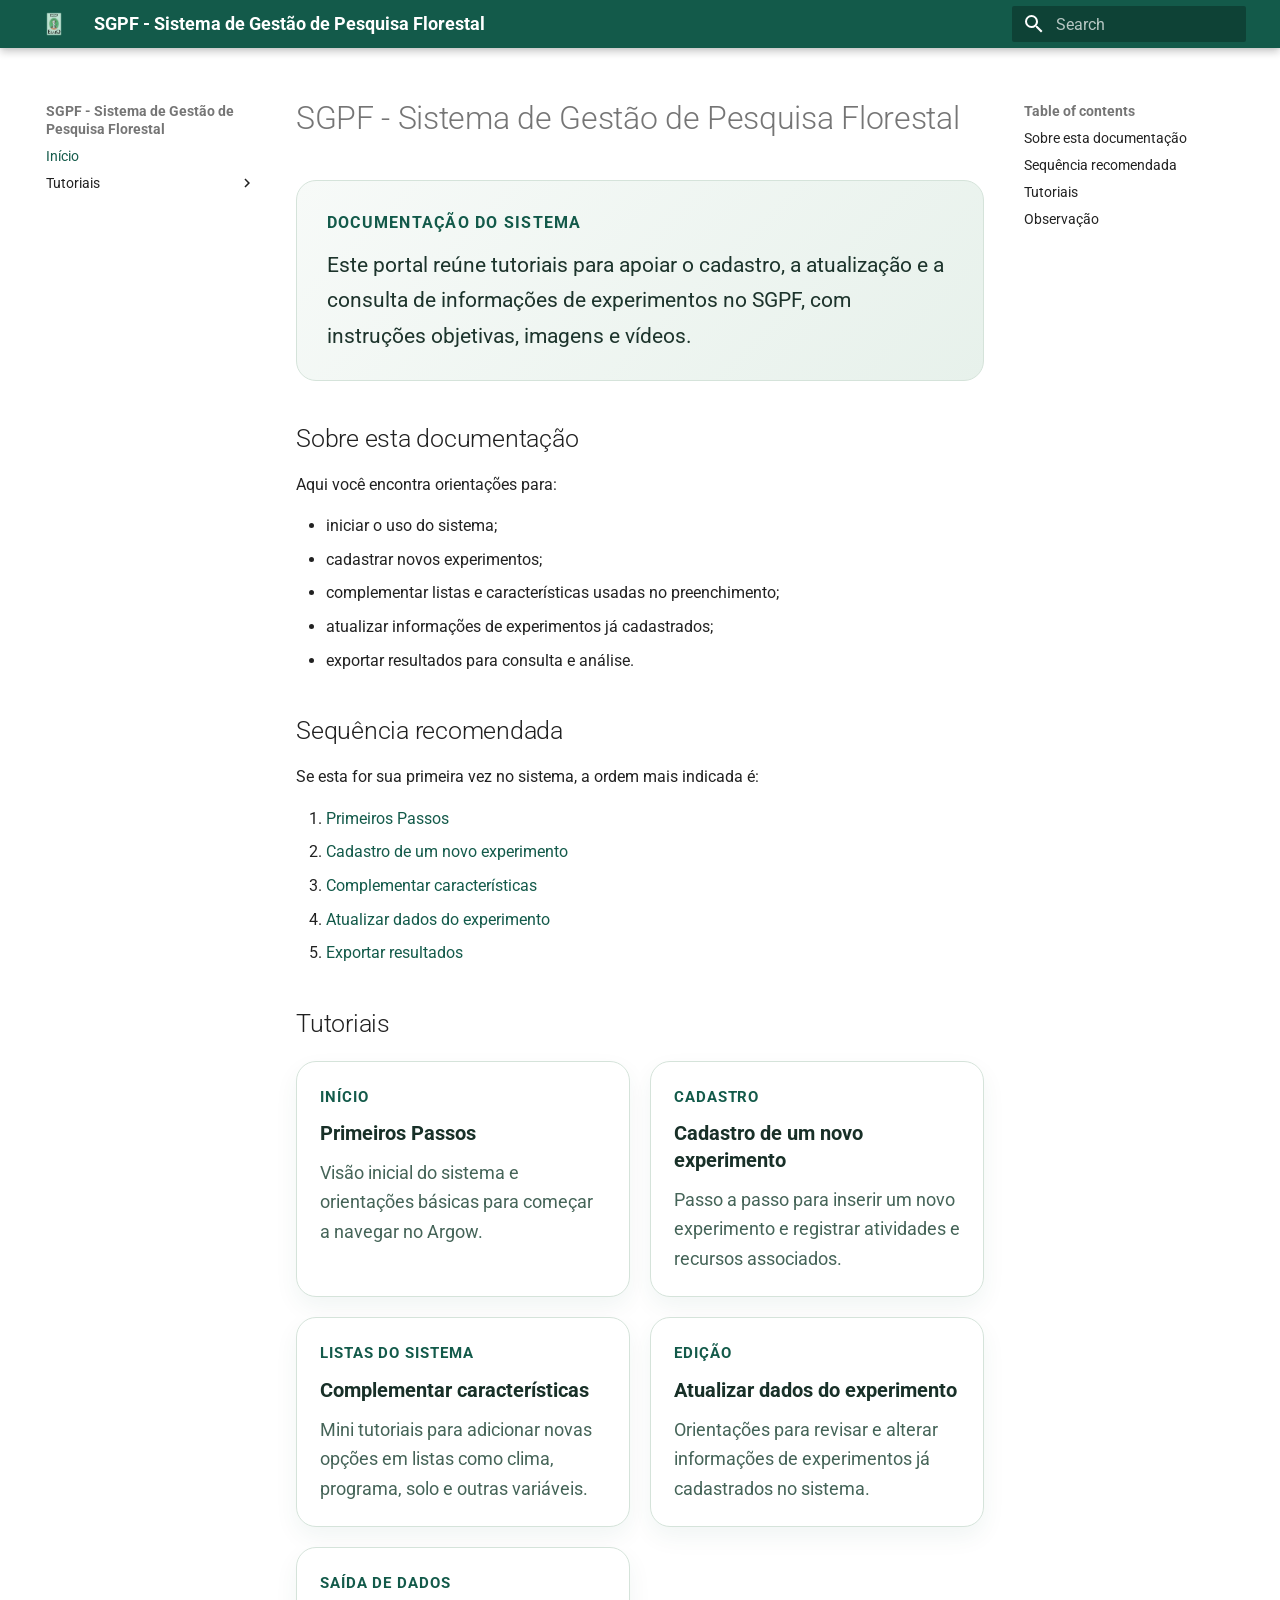
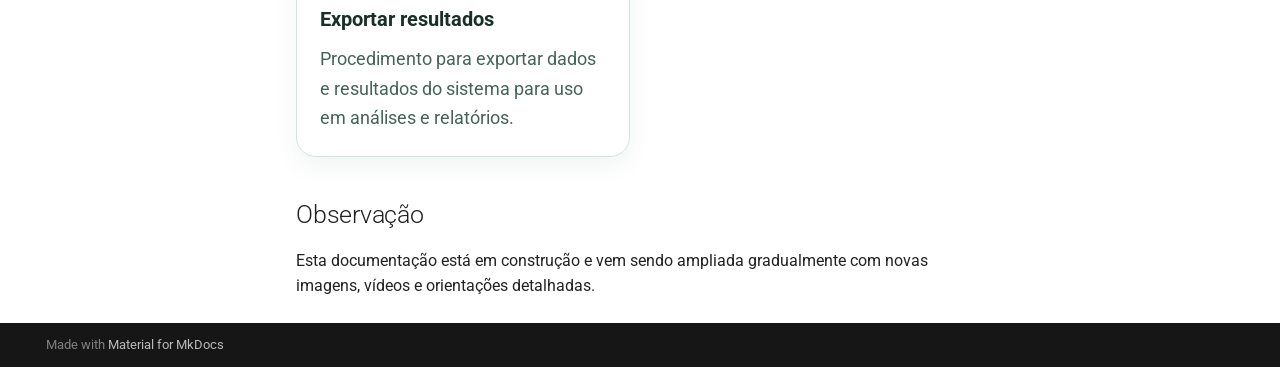
<file: index.html>
<!doctype html>
<html lang="en" class="no-js">
  <head>
    
      <meta charset="utf-8">
      <meta name="viewport" content="width=device-width,initial-scale=1">
      
      
      
      
      
        <link rel="next" href="ApresentacaoArgow/">
      
      
        
      
      
      <link rel="icon" href="images/esalq-icon.jpg">
      <meta name="generator" content="mkdocs-1.6.1, mkdocs-material-9.7.6">
    
    
      
        <title>SGPF - Sistema de Gestão de Pesquisa Florestal</title>
      
    
    
      <link rel="stylesheet" href="assets/stylesheets/main.484c7ddc.min.css">
      
      


    
    
      
    
    
      
        
        
        <link rel="preconnect" href="https://fonts.gstatic.com" crossorigin>
        <link rel="stylesheet" href="https://fonts.googleapis.com/css?family=Roboto:300,300i,400,400i,700,700i%7CRoboto+Mono:400,400i,700,700i&display=fallback">
        <style>:root{--md-text-font:"Roboto";--md-code-font:"Roboto Mono"}</style>
      
    
    
      <link rel="stylesheet" href="stylesheets/extra.css">
    
    <script>__md_scope=new URL(".",location),__md_hash=e=>[...e].reduce(((e,_)=>(e<<5)-e+_.charCodeAt(0)),0),__md_get=(e,_=localStorage,t=__md_scope)=>JSON.parse(_.getItem(t.pathname+"."+e)),__md_set=(e,_,t=localStorage,a=__md_scope)=>{try{t.setItem(a.pathname+"."+e,JSON.stringify(_))}catch(e){}}</script>
    
      

    
    
  </head>
  
  
    <body dir="ltr">
  
    
    <input class="md-toggle" data-md-toggle="drawer" type="checkbox" id="__drawer" autocomplete="off">
    <input class="md-toggle" data-md-toggle="search" type="checkbox" id="__search" autocomplete="off">
    <label class="md-overlay" for="__drawer"></label>
    <div data-md-component="skip">
      
        
        <a href="#sgpf-sistema-de-gestao-de-pesquisa-florestal" class="md-skip">
          Skip to content
        </a>
      
    </div>
    <div data-md-component="announce">
      
    </div>
    
    
      

  

<header class="md-header md-header--shadow" data-md-component="header">
  <nav class="md-header__inner md-grid" aria-label="Header">
    <a href="." title="SGPF - Sistema de Gestão de Pesquisa Florestal" class="md-header__button md-logo" aria-label="SGPF - Sistema de Gestão de Pesquisa Florestal" data-md-component="logo">
      
  <img src="images/esalq-icon.jpg" alt="logo">

    </a>
    <label class="md-header__button md-icon" for="__drawer">
      
      <svg xmlns="http://www.w3.org/2000/svg" viewBox="0 0 24 24"><path d="M3 6h18v2H3zm0 5h18v2H3zm0 5h18v2H3z"/></svg>
    </label>
    <div class="md-header__title" data-md-component="header-title">
      <div class="md-header__ellipsis">
        <div class="md-header__topic">
          <span class="md-ellipsis">
            SGPF - Sistema de Gestão de Pesquisa Florestal
          </span>
        </div>
        <div class="md-header__topic" data-md-component="header-topic">
          <span class="md-ellipsis">
            
              Início
            
          </span>
        </div>
      </div>
    </div>
    
    
      <script>var palette=__md_get("__palette");if(palette&&palette.color){if("(prefers-color-scheme)"===palette.color.media){var media=matchMedia("(prefers-color-scheme: light)"),input=document.querySelector(media.matches?"[data-md-color-media='(prefers-color-scheme: light)']":"[data-md-color-media='(prefers-color-scheme: dark)']");palette.color.media=input.getAttribute("data-md-color-media"),palette.color.scheme=input.getAttribute("data-md-color-scheme"),palette.color.primary=input.getAttribute("data-md-color-primary"),palette.color.accent=input.getAttribute("data-md-color-accent")}for(var[key,value]of Object.entries(palette.color))document.body.setAttribute("data-md-color-"+key,value)}</script>
    
    
    
      
      
        <label class="md-header__button md-icon" for="__search">
          
          <svg xmlns="http://www.w3.org/2000/svg" viewBox="0 0 24 24"><path d="M9.5 3A6.5 6.5 0 0 1 16 9.5c0 1.61-.59 3.09-1.56 4.23l.27.27h.79l5 5-1.5 1.5-5-5v-.79l-.27-.27A6.52 6.52 0 0 1 9.5 16 6.5 6.5 0 0 1 3 9.5 6.5 6.5 0 0 1 9.5 3m0 2C7 5 5 7 5 9.5S7 14 9.5 14 14 12 14 9.5 12 5 9.5 5"/></svg>
        </label>
        <div class="md-search" data-md-component="search" role="dialog">
  <label class="md-search__overlay" for="__search"></label>
  <div class="md-search__inner" role="search">
    <form class="md-search__form" name="search">
      <input type="text" class="md-search__input" name="query" aria-label="Search" placeholder="Search" autocapitalize="off" autocorrect="off" autocomplete="off" spellcheck="false" data-md-component="search-query" required>
      <label class="md-search__icon md-icon" for="__search">
        
        <svg xmlns="http://www.w3.org/2000/svg" viewBox="0 0 24 24"><path d="M9.5 3A6.5 6.5 0 0 1 16 9.5c0 1.61-.59 3.09-1.56 4.23l.27.27h.79l5 5-1.5 1.5-5-5v-.79l-.27-.27A6.52 6.52 0 0 1 9.5 16 6.5 6.5 0 0 1 3 9.5 6.5 6.5 0 0 1 9.5 3m0 2C7 5 5 7 5 9.5S7 14 9.5 14 14 12 14 9.5 12 5 9.5 5"/></svg>
        
        <svg xmlns="http://www.w3.org/2000/svg" viewBox="0 0 24 24"><path d="M20 11v2H8l5.5 5.5-1.42 1.42L4.16 12l7.92-7.92L13.5 5.5 8 11z"/></svg>
      </label>
      <nav class="md-search__options" aria-label="Search">
        
        <button type="reset" class="md-search__icon md-icon" title="Clear" aria-label="Clear" tabindex="-1">
          
          <svg xmlns="http://www.w3.org/2000/svg" viewBox="0 0 24 24"><path d="M19 6.41 17.59 5 12 10.59 6.41 5 5 6.41 10.59 12 5 17.59 6.41 19 12 13.41 17.59 19 19 17.59 13.41 12z"/></svg>
        </button>
      </nav>
      
    </form>
    <div class="md-search__output">
      <div class="md-search__scrollwrap" tabindex="0" data-md-scrollfix>
        <div class="md-search-result" data-md-component="search-result">
          <div class="md-search-result__meta">
            Initializing search
          </div>
          <ol class="md-search-result__list" role="presentation"></ol>
        </div>
      </div>
    </div>
  </div>
</div>
      
    
    
  </nav>
  
</header>
    
    <div class="md-container" data-md-component="container">
      
      
        
          
        
      
      <main class="md-main" data-md-component="main">
        <div class="md-main__inner md-grid">
          
            
              
              <div class="md-sidebar md-sidebar--primary" data-md-component="sidebar" data-md-type="navigation" >
                <div class="md-sidebar__scrollwrap">
                  <div class="md-sidebar__inner">
                    



<nav class="md-nav md-nav--primary" aria-label="Navigation" data-md-level="0">
  <label class="md-nav__title" for="__drawer">
    <a href="." title="SGPF - Sistema de Gestão de Pesquisa Florestal" class="md-nav__button md-logo" aria-label="SGPF - Sistema de Gestão de Pesquisa Florestal" data-md-component="logo">
      
  <img src="images/esalq-icon.jpg" alt="logo">

    </a>
    SGPF - Sistema de Gestão de Pesquisa Florestal
  </label>
  
  <ul class="md-nav__list" data-md-scrollfix>
    
      
      
  
  
    
  
  
  
    <li class="md-nav__item md-nav__item--active">
      
      <input class="md-nav__toggle md-toggle" type="checkbox" id="__toc">
      
      
        
      
      
        <label class="md-nav__link md-nav__link--active" for="__toc">
          
  
  
  <span class="md-ellipsis">
    
  
    Início
  

    
  </span>
  
  

          <span class="md-nav__icon md-icon"></span>
        </label>
      
      <a href="." class="md-nav__link md-nav__link--active">
        
  
  
  <span class="md-ellipsis">
    
  
    Início
  

    
  </span>
  
  

      </a>
      
        

<nav class="md-nav md-nav--secondary" aria-label="Table of contents">
  
  
  
    
  
  
    <label class="md-nav__title" for="__toc">
      <span class="md-nav__icon md-icon"></span>
      Table of contents
    </label>
    <ul class="md-nav__list" data-md-component="toc" data-md-scrollfix>
      
        <li class="md-nav__item">
  <a href="#sobre-esta-documentacao" class="md-nav__link">
    <span class="md-ellipsis">
      
        Sobre esta documentação
      
    </span>
  </a>
  
</li>
      
        <li class="md-nav__item">
  <a href="#sequencia-recomendada" class="md-nav__link">
    <span class="md-ellipsis">
      
        Sequência recomendada
      
    </span>
  </a>
  
</li>
      
        <li class="md-nav__item">
  <a href="#tutoriais" class="md-nav__link">
    <span class="md-ellipsis">
      
        Tutoriais
      
    </span>
  </a>
  
</li>
      
        <li class="md-nav__item">
  <a href="#observacao" class="md-nav__link">
    <span class="md-ellipsis">
      
        Observação
      
    </span>
  </a>
  
</li>
      
    </ul>
  
</nav>
      
    </li>
  

    
      
      
  
  
  
  
    
    
    
    
    
    <li class="md-nav__item md-nav__item--nested">
      
        
        
        <input class="md-nav__toggle md-toggle " type="checkbox" id="__nav_2" >
        
          
          <label class="md-nav__link" for="__nav_2" id="__nav_2_label" tabindex="0">
            
  
  
  <span class="md-ellipsis">
    
  
    Tutoriais
  

    
  </span>
  
  

            <span class="md-nav__icon md-icon"></span>
          </label>
        
        <nav class="md-nav" data-md-level="1" aria-labelledby="__nav_2_label" aria-expanded="false">
          <label class="md-nav__title" for="__nav_2">
            <span class="md-nav__icon md-icon"></span>
            
  
    Tutoriais
  

          </label>
          <ul class="md-nav__list" data-md-scrollfix>
            
              
                
  
  
  
  
    <li class="md-nav__item">
      <a href="ApresentacaoArgow/" class="md-nav__link">
        
  
  
  <span class="md-ellipsis">
    
  
    Primeiros Passos
  

    
  </span>
  
  

      </a>
    </li>
  

              
            
              
                
  
  
  
  
    <li class="md-nav__item">
      <a href="cadastroExperimento/" class="md-nav__link">
        
  
  
  <span class="md-ellipsis">
    
  
    Cadastro de um novo experimento
  

    
  </span>
  
  

      </a>
    </li>
  

              
            
              
                
  
  
  
  
    <li class="md-nav__item">
      <a href="AlteracaoCadastroExperimento/" class="md-nav__link">
        
  
  
  <span class="md-ellipsis">
    
  
    Atualizar dados do experimento
  

    
  </span>
  
  

      </a>
    </li>
  

              
            
              
                
  
  
  
  
    <li class="md-nav__item">
      <a href="caracExperimentos/" class="md-nav__link">
        
  
  
  <span class="md-ellipsis">
    
  
    Complementar características
  

    
  </span>
  
  

      </a>
    </li>
  

              
            
              
                
  
  
  
  
    <li class="md-nav__item">
      <a href="exportTable/" class="md-nav__link">
        
  
  
  <span class="md-ellipsis">
    
  
    Exportar resultados
  

    
  </span>
  
  

      </a>
    </li>
  

              
            
          </ul>
        </nav>
      
    </li>
  

    
  </ul>
</nav>
                  </div>
                </div>
              </div>
            
            
              
              <div class="md-sidebar md-sidebar--secondary" data-md-component="sidebar" data-md-type="toc" >
                <div class="md-sidebar__scrollwrap">
                  <div class="md-sidebar__inner">
                    

<nav class="md-nav md-nav--secondary" aria-label="Table of contents">
  
  
  
    
  
  
    <label class="md-nav__title" for="__toc">
      <span class="md-nav__icon md-icon"></span>
      Table of contents
    </label>
    <ul class="md-nav__list" data-md-component="toc" data-md-scrollfix>
      
        <li class="md-nav__item">
  <a href="#sobre-esta-documentacao" class="md-nav__link">
    <span class="md-ellipsis">
      
        Sobre esta documentação
      
    </span>
  </a>
  
</li>
      
        <li class="md-nav__item">
  <a href="#sequencia-recomendada" class="md-nav__link">
    <span class="md-ellipsis">
      
        Sequência recomendada
      
    </span>
  </a>
  
</li>
      
        <li class="md-nav__item">
  <a href="#tutoriais" class="md-nav__link">
    <span class="md-ellipsis">
      
        Tutoriais
      
    </span>
  </a>
  
</li>
      
        <li class="md-nav__item">
  <a href="#observacao" class="md-nav__link">
    <span class="md-ellipsis">
      
        Observação
      
    </span>
  </a>
  
</li>
      
    </ul>
  
</nav>
                  </div>
                </div>
              </div>
            
          
          
            <div class="md-content" data-md-component="content">
              
              <article class="md-content__inner md-typeset">
                
                  



<h1 id="sgpf-sistema-de-gestao-de-pesquisa-florestal">SGPF - Sistema de Gestão de Pesquisa Florestal</h1>
<div class="home-hero">
  <div class="home-hero__content">
    <p class="home-eyebrow">Documentação do sistema</p>
    <p class="home-lead">
      Este portal reúne tutoriais para apoiar o cadastro, a atualização e a consulta de informações
      de experimentos no SGPF, com instruções objetivas, imagens e vídeos.
    </p>
  </div>
</div>

<h2 id="sobre-esta-documentacao">Sobre esta documentação</h2>
<p>Aqui você encontra orientações para:</p>
<ul>
<li>iniciar o uso do sistema;</li>
<li>cadastrar novos experimentos;</li>
<li>complementar listas e características usadas no preenchimento;</li>
<li>atualizar informações de experimentos já cadastrados;</li>
<li>exportar resultados para consulta e análise.</li>
</ul>
<h2 id="sequencia-recomendada">Sequência recomendada</h2>
<p>Se esta for sua primeira vez no sistema, a ordem mais indicada é:</p>
<ol>
<li><a href="ApresentacaoArgow/">Primeiros Passos</a></li>
<li><a href="cadastroExperimento/">Cadastro de um novo experimento</a></li>
<li><a href="caracExperimentos/">Complementar características</a></li>
<li><a href="AlteracaoCadastroExperimento/">Atualizar dados do experimento</a></li>
<li><a href="exportTable/">Exportar resultados</a></li>
</ol>
<h2 id="tutoriais">Tutoriais</h2>
<div class="tutorial-grid">
  <a class="tutorial-card" href="ApresentacaoArgow/">
    <span class="tutorial-card__kicker">Início</span>
    <strong class="tutorial-card__title">Primeiros Passos</strong>
    <span class="tutorial-card__text">Visão inicial do sistema e orientações básicas para começar a navegar no Argow.</span>
  </a>

  <a class="tutorial-card" href="cadastroExperimento/">
    <span class="tutorial-card__kicker">Cadastro</span>
    <strong class="tutorial-card__title">Cadastro de um novo experimento</strong>
    <span class="tutorial-card__text">Passo a passo para inserir um novo experimento e registrar atividades e recursos associados.</span>
  </a>

  <a class="tutorial-card" href="caracExperimentos/">
    <span class="tutorial-card__kicker">Listas do sistema</span>
    <strong class="tutorial-card__title">Complementar características</strong>
    <span class="tutorial-card__text">Mini tutoriais para adicionar novas opções em listas como clima, programa, solo e outras variáveis.</span>
  </a>

  <a class="tutorial-card" href="AlteracaoCadastroExperimento/">
    <span class="tutorial-card__kicker">Edição</span>
    <strong class="tutorial-card__title">Atualizar dados do experimento</strong>
    <span class="tutorial-card__text">Orientações para revisar e alterar informações de experimentos já cadastrados no sistema.</span>
  </a>

  <a class="tutorial-card" href="exportTable/">
    <span class="tutorial-card__kicker">Saída de dados</span>
    <strong class="tutorial-card__title">Exportar resultados</strong>
    <span class="tutorial-card__text">Procedimento para exportar dados e resultados do sistema para uso em análises e relatórios.</span>
  </a>
</div>

<h2 id="observacao">Observação</h2>
<p>Esta documentação está em construção e vem sendo ampliada gradualmente com novas imagens, vídeos e orientações detalhadas.</p>












                
              </article>
            </div>
          
          
<script>var target=document.getElementById(location.hash.slice(1));target&&target.name&&(target.checked=target.name.startsWith("__tabbed_"))</script>
        </div>
        
      </main>
      
        <footer class="md-footer">
  
  <div class="md-footer-meta md-typeset">
    <div class="md-footer-meta__inner md-grid">
      <div class="md-copyright">
  
  
    Made with
    <a href="https://squidfunk.github.io/mkdocs-material/" target="_blank" rel="noopener">
      Material for MkDocs
    </a>
  
</div>
      
    </div>
  </div>
</footer>
      
    </div>
    <div class="md-dialog" data-md-component="dialog">
      <div class="md-dialog__inner md-typeset"></div>
    </div>
    
    
    
      
      
      <script id="__config" type="application/json">{"annotate": null, "base": ".", "features": [], "search": "assets/javascripts/workers/search.2c215733.min.js", "tags": null, "translations": {"clipboard.copied": "Copied to clipboard", "clipboard.copy": "Copy to clipboard", "search.result.more.one": "1 more on this page", "search.result.more.other": "# more on this page", "search.result.none": "No matching documents", "search.result.one": "1 matching document", "search.result.other": "# matching documents", "search.result.placeholder": "Type to start searching", "search.result.term.missing": "Missing", "select.version": "Select version"}, "version": null}</script>
    
    
      <script src="assets/javascripts/bundle.79ae519e.min.js"></script>
      
    
  </body>
</html>
</file>
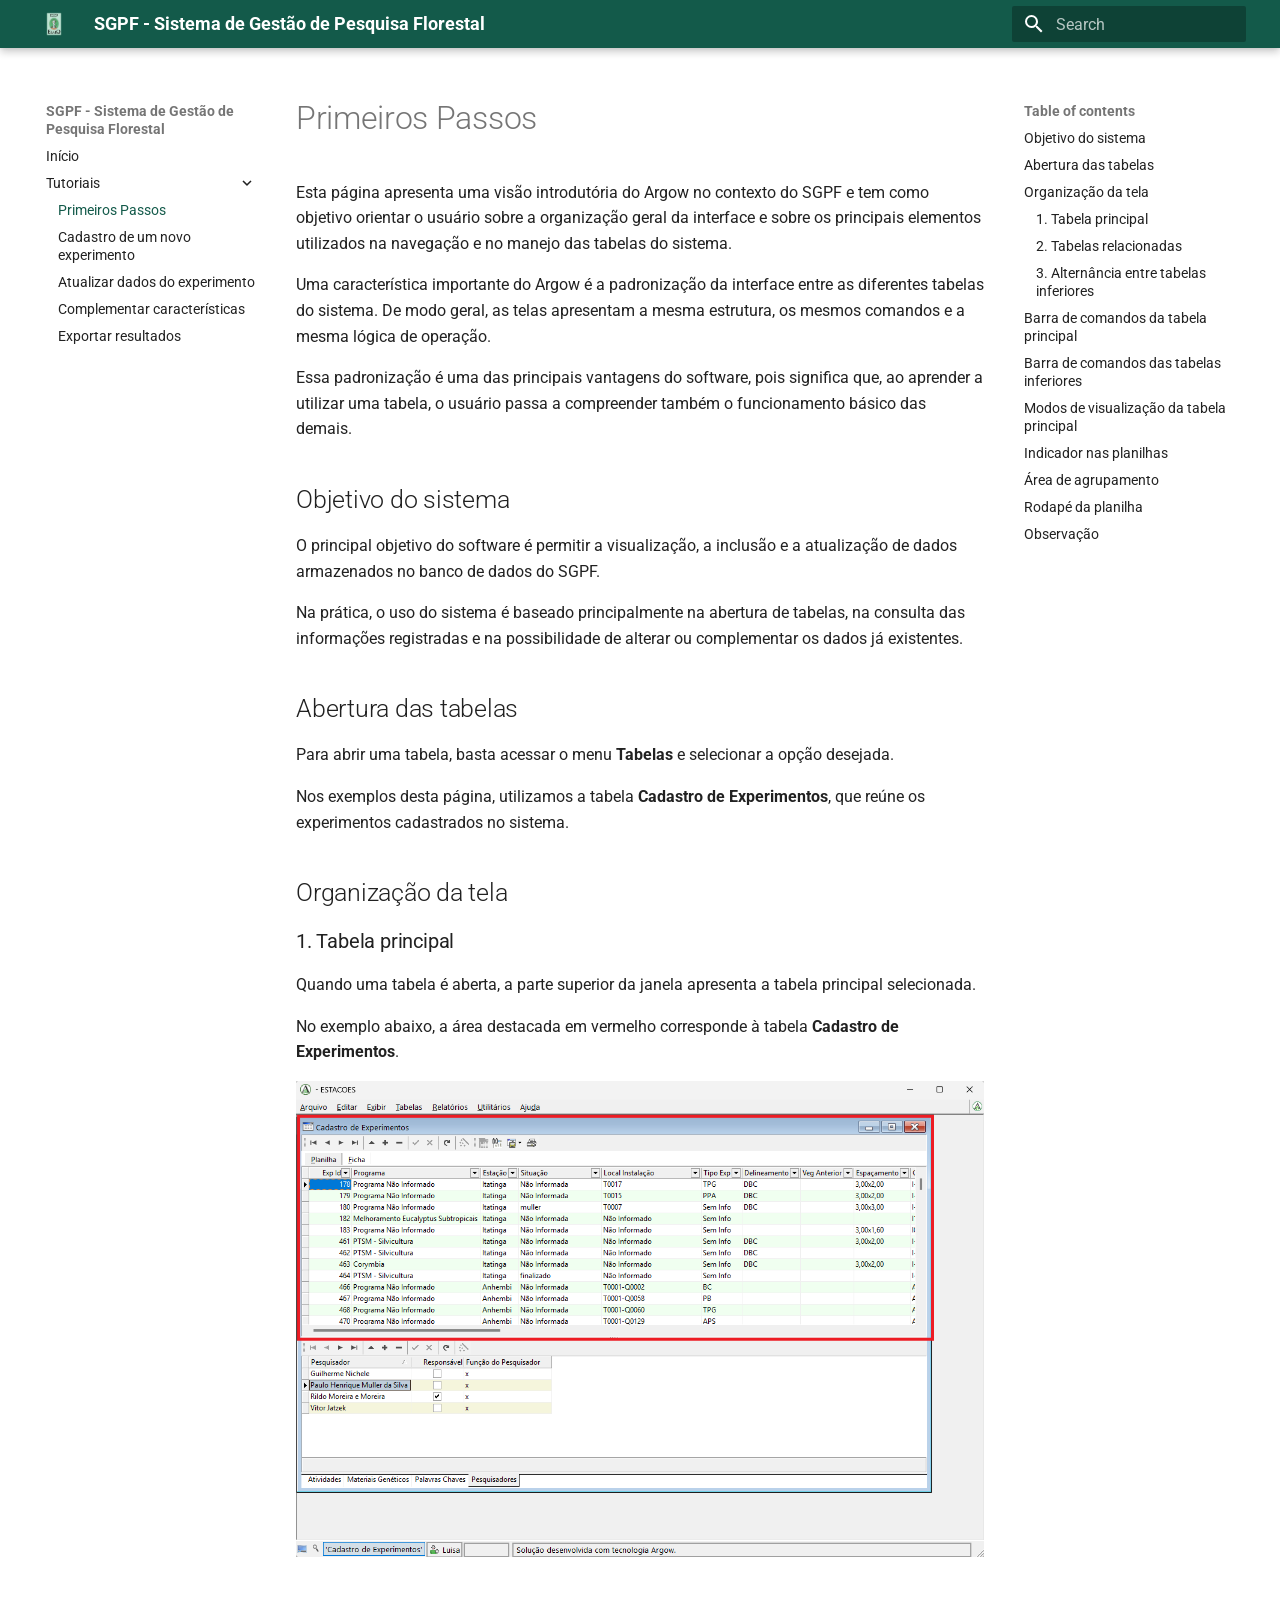
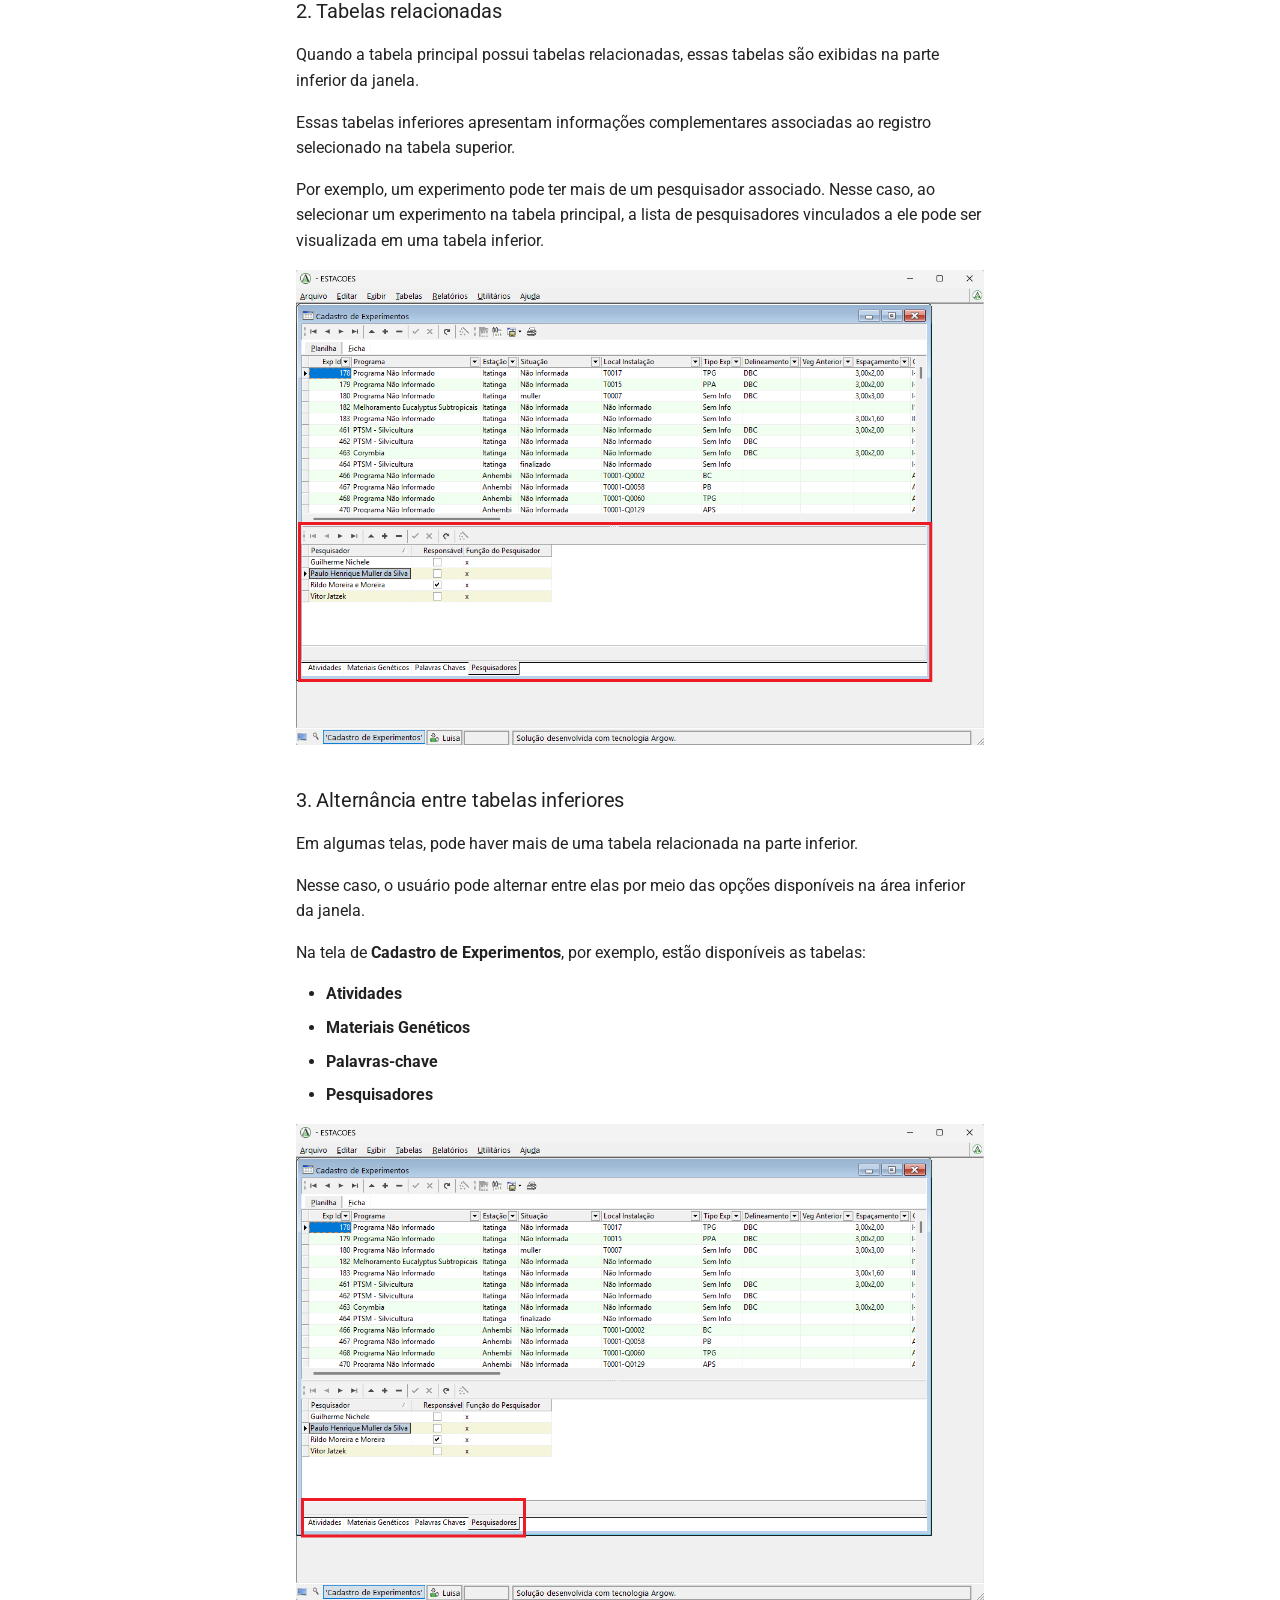
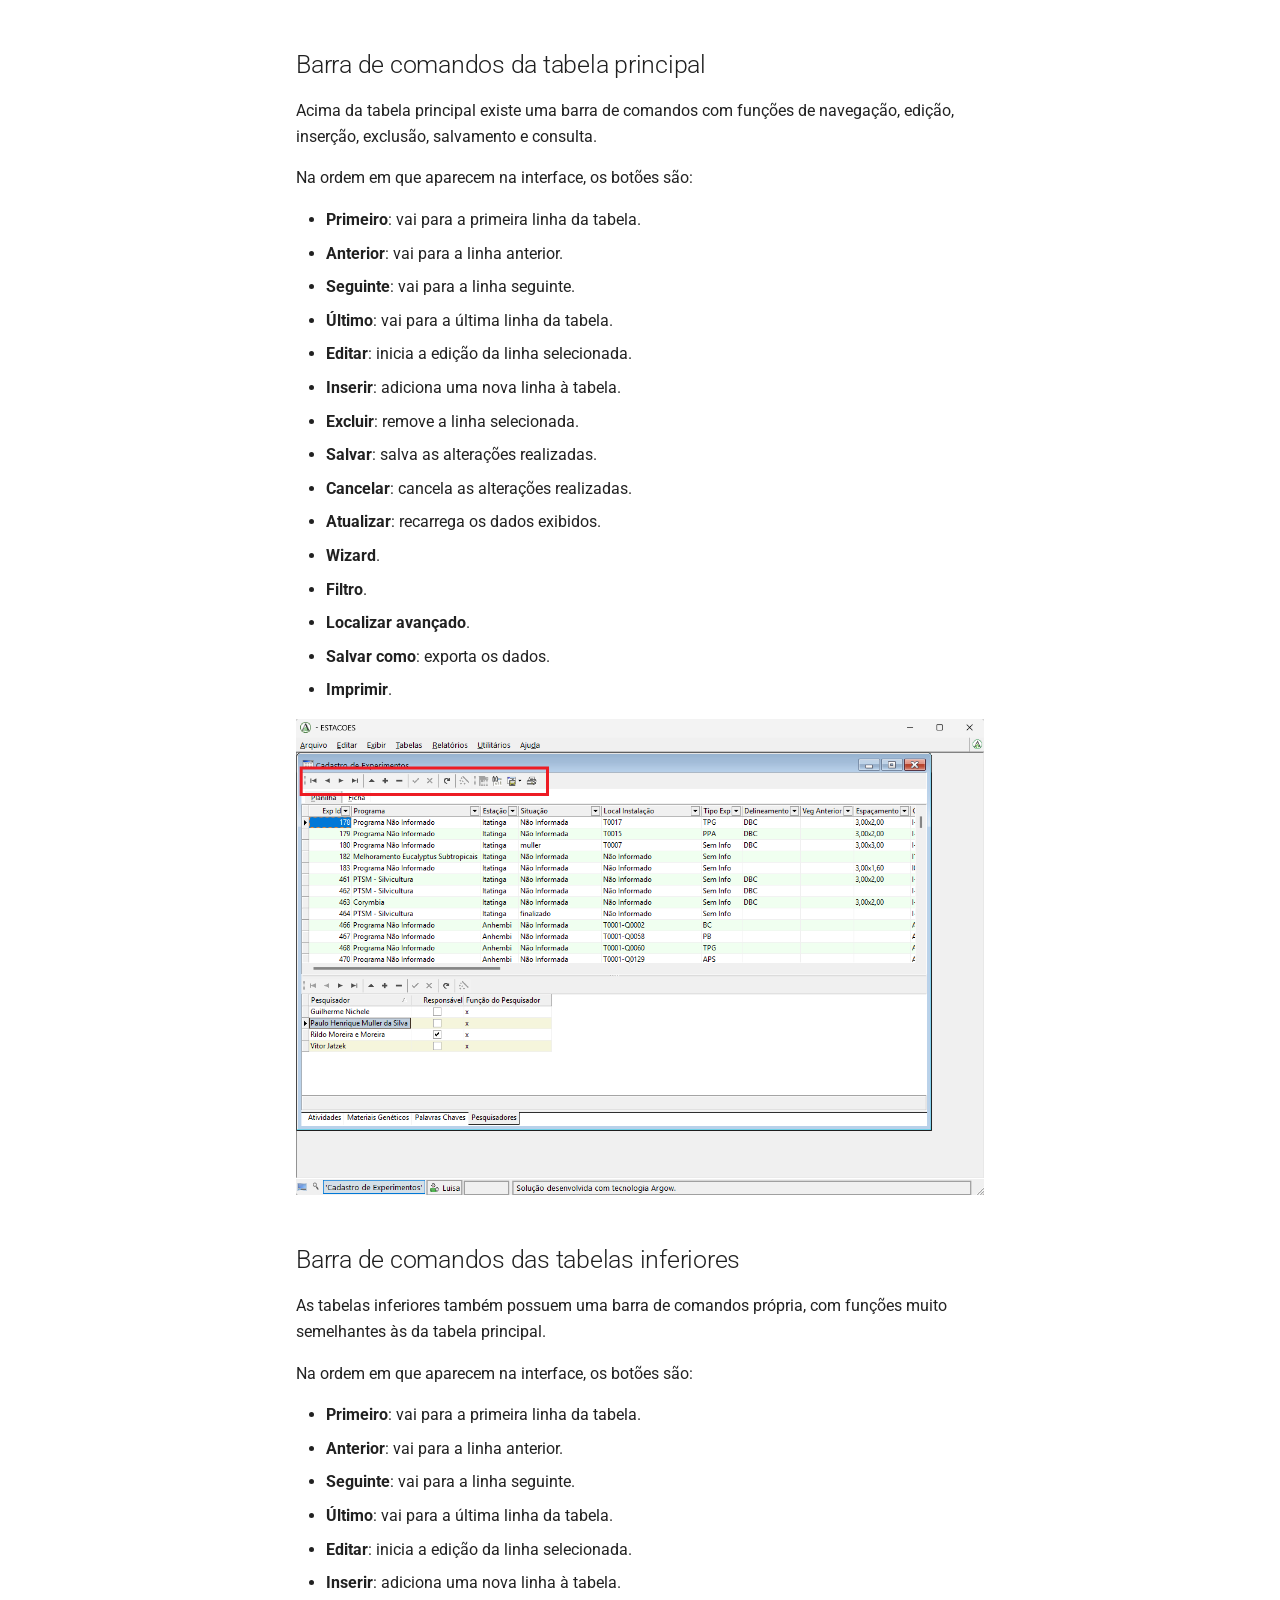
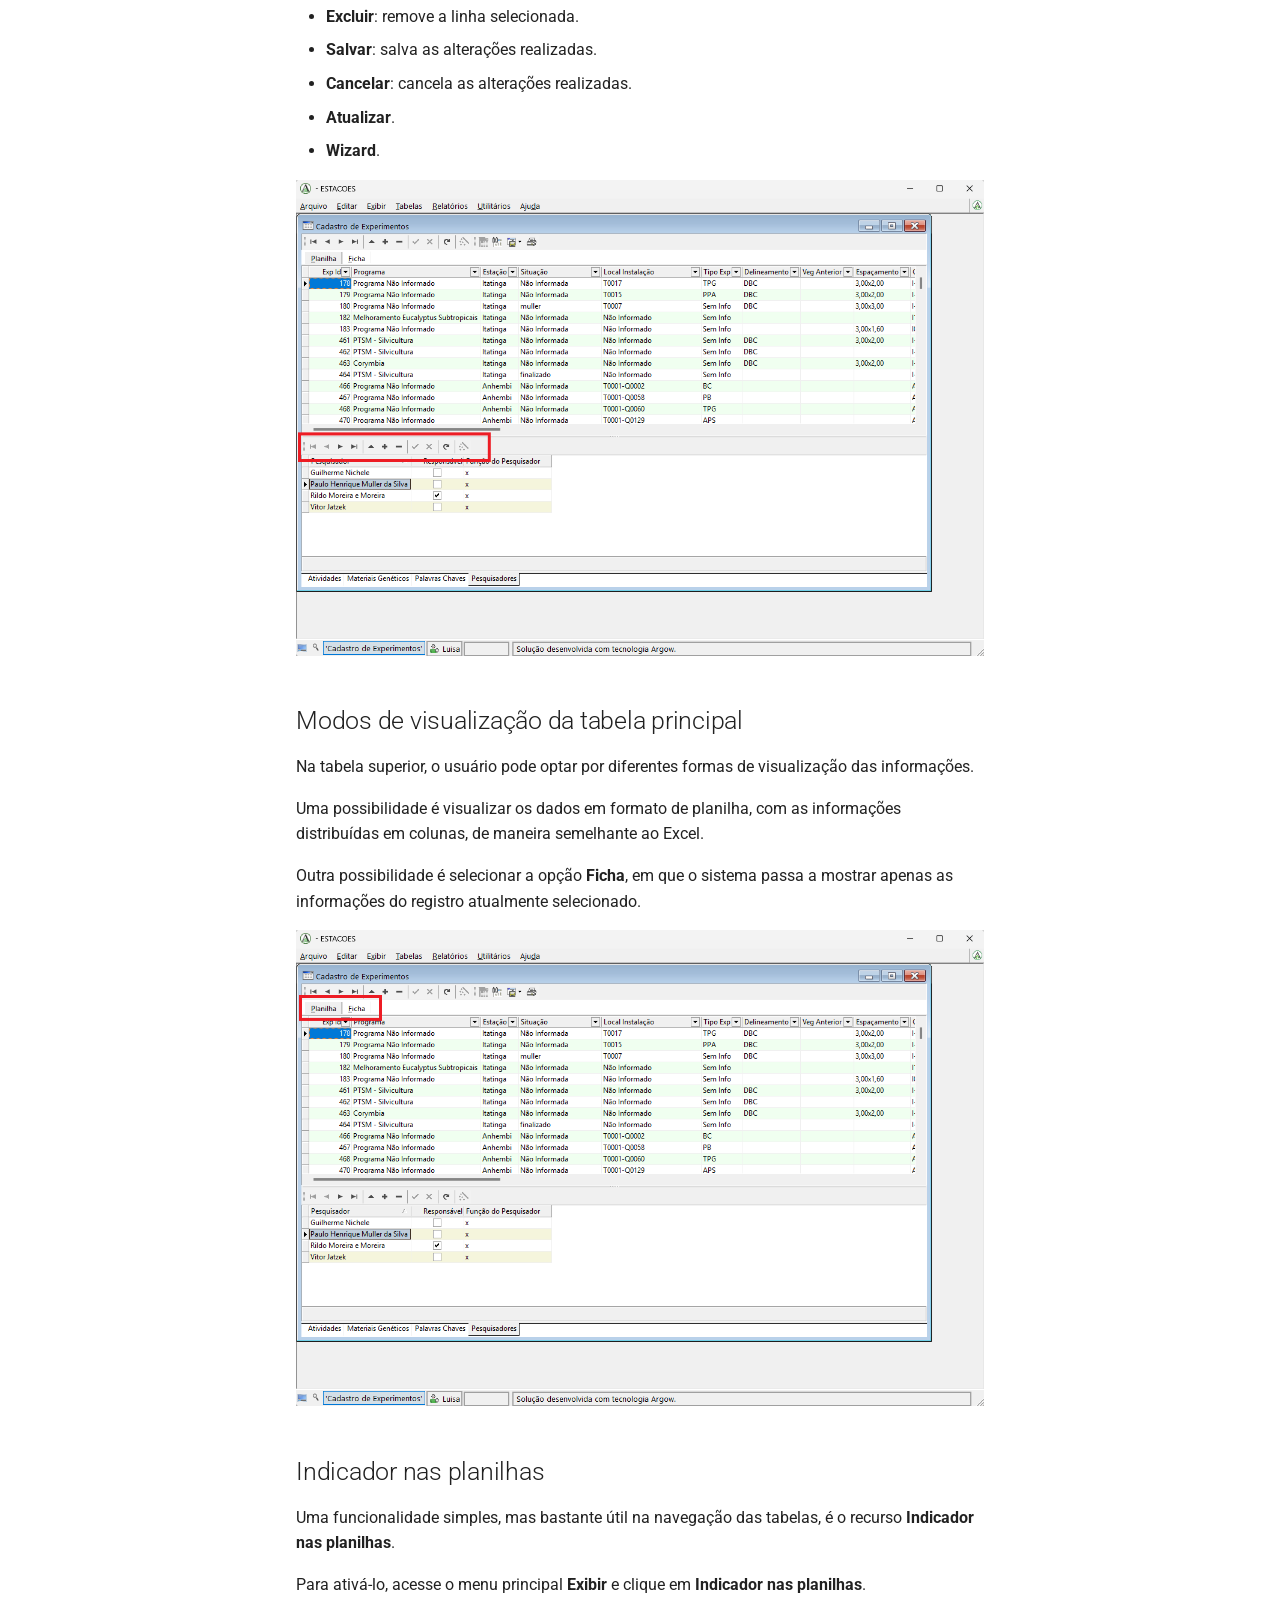
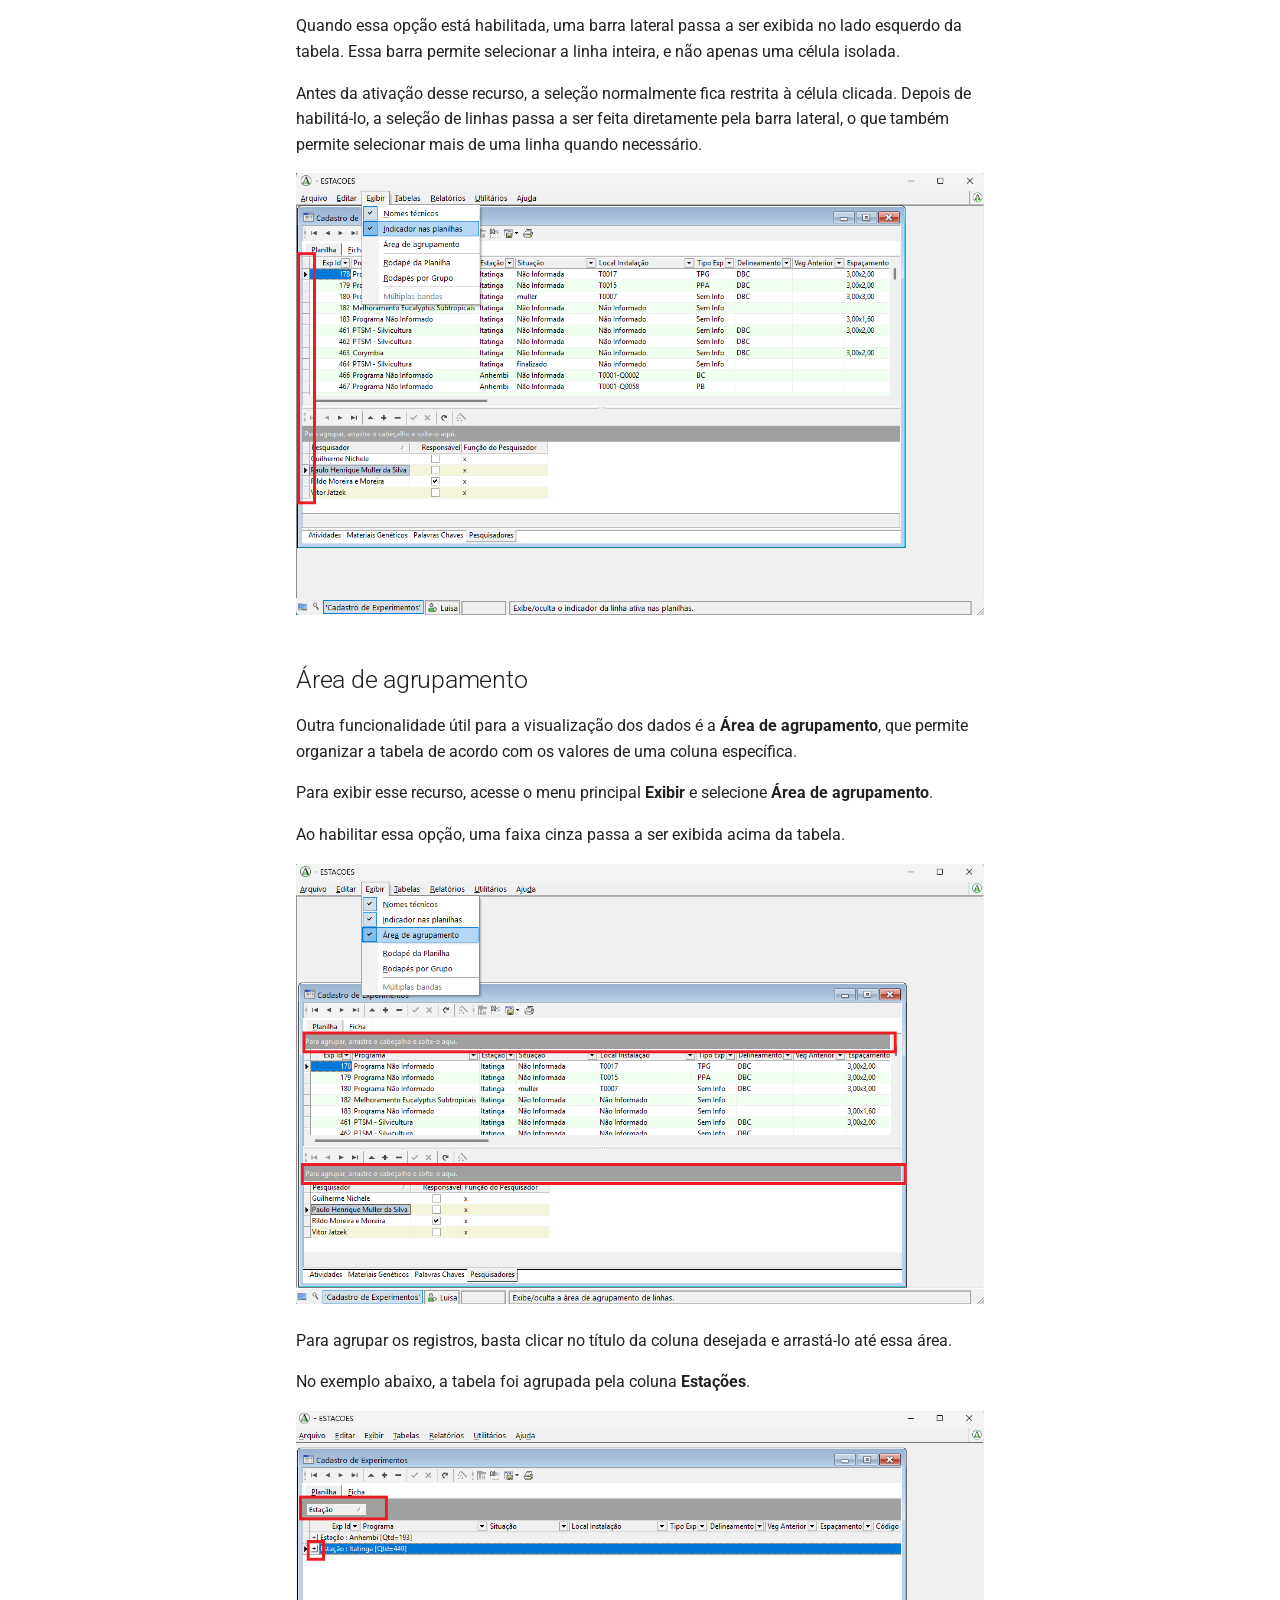
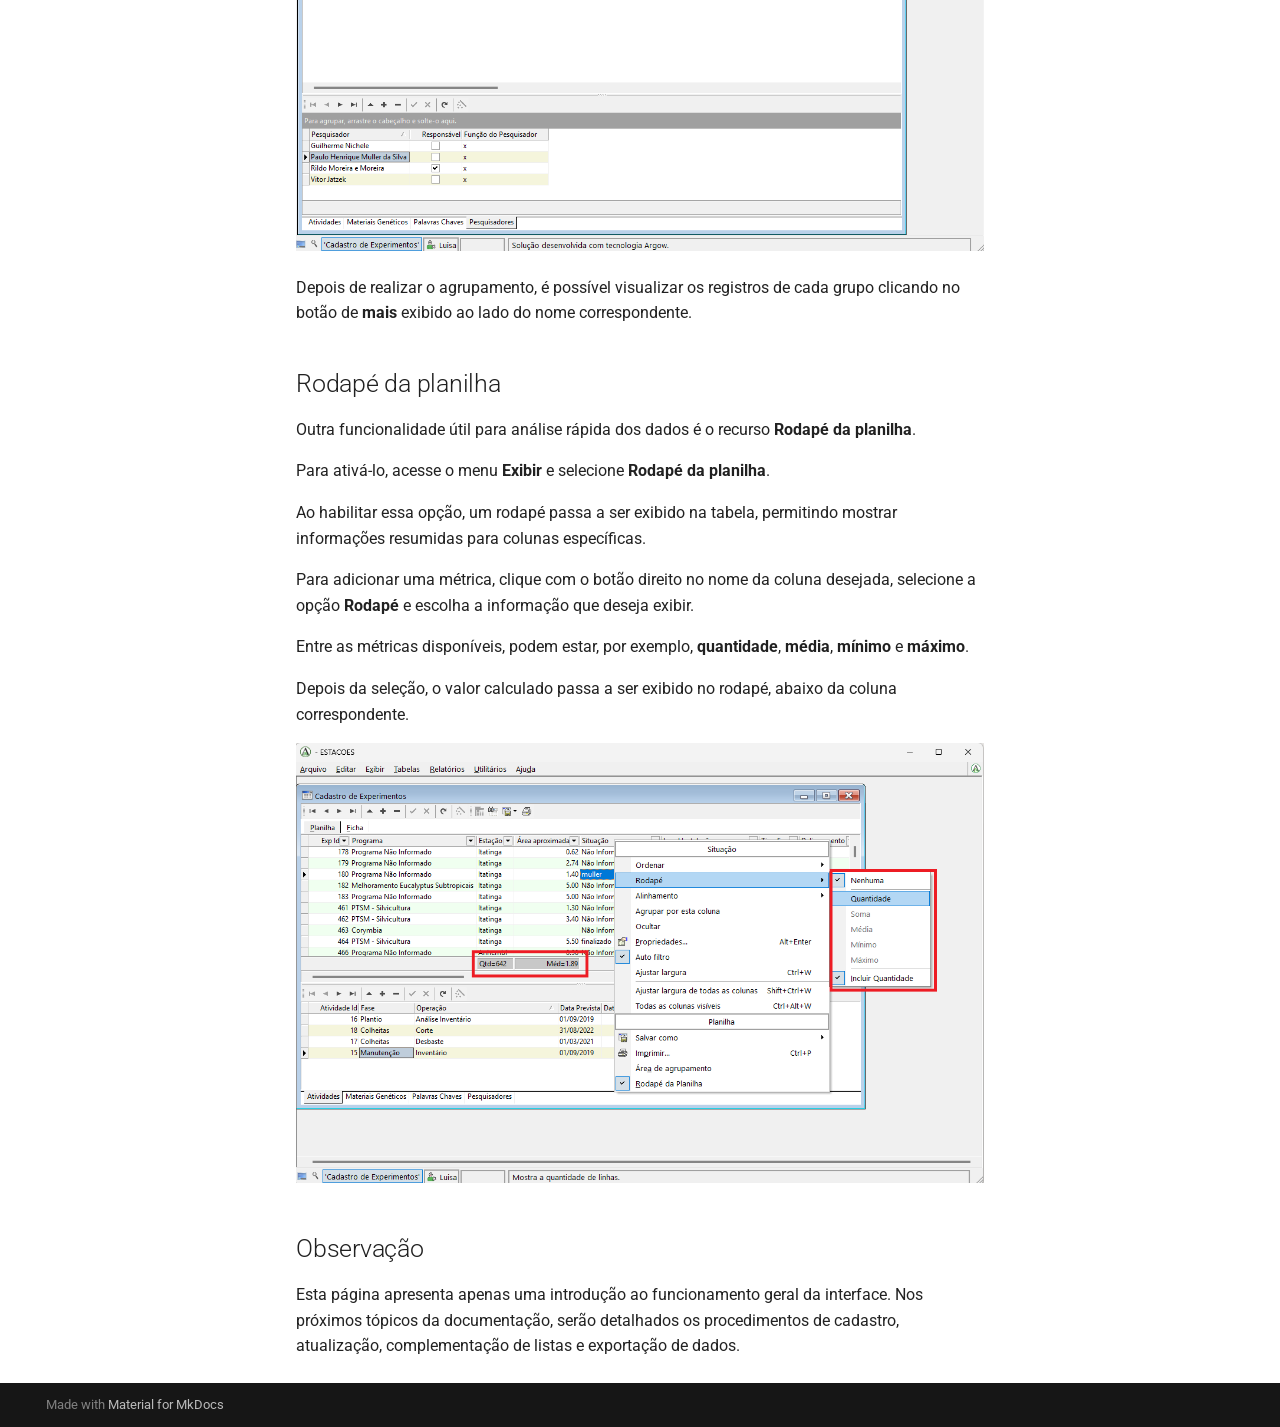
<file: ApresentacaoArgow/index.html>
<!doctype html>
<html lang="en" class="no-js">
  <head>
    
      <meta charset="utf-8">
      <meta name="viewport" content="width=device-width,initial-scale=1">
      
      
      
      
        <link rel="prev" href="..">
      
      
        <link rel="next" href="../cadastroExperimento/">
      
      
        
      
      
      <link rel="icon" href="../images/esalq-icon.jpg">
      <meta name="generator" content="mkdocs-1.6.1, mkdocs-material-9.7.6">
    
    
      
        <title>Primeiros Passos - SGPF - Sistema de Gestão de Pesquisa Florestal</title>
      
    
    
      <link rel="stylesheet" href="../assets/stylesheets/main.484c7ddc.min.css">
      
      


    
    
      
    
    
      
        
        
        <link rel="preconnect" href="https://fonts.gstatic.com" crossorigin>
        <link rel="stylesheet" href="https://fonts.googleapis.com/css?family=Roboto:300,300i,400,400i,700,700i%7CRoboto+Mono:400,400i,700,700i&display=fallback">
        <style>:root{--md-text-font:"Roboto";--md-code-font:"Roboto Mono"}</style>
      
    
    
      <link rel="stylesheet" href="../stylesheets/extra.css">
    
    <script>__md_scope=new URL("..",location),__md_hash=e=>[...e].reduce(((e,_)=>(e<<5)-e+_.charCodeAt(0)),0),__md_get=(e,_=localStorage,t=__md_scope)=>JSON.parse(_.getItem(t.pathname+"."+e)),__md_set=(e,_,t=localStorage,a=__md_scope)=>{try{t.setItem(a.pathname+"."+e,JSON.stringify(_))}catch(e){}}</script>
    
      

    
    
  </head>
  
  
    <body dir="ltr">
  
    
    <input class="md-toggle" data-md-toggle="drawer" type="checkbox" id="__drawer" autocomplete="off">
    <input class="md-toggle" data-md-toggle="search" type="checkbox" id="__search" autocomplete="off">
    <label class="md-overlay" for="__drawer"></label>
    <div data-md-component="skip">
      
        
        <a href="#primeiros-passos" class="md-skip">
          Skip to content
        </a>
      
    </div>
    <div data-md-component="announce">
      
    </div>
    
    
      

  

<header class="md-header md-header--shadow" data-md-component="header">
  <nav class="md-header__inner md-grid" aria-label="Header">
    <a href=".." title="SGPF - Sistema de Gestão de Pesquisa Florestal" class="md-header__button md-logo" aria-label="SGPF - Sistema de Gestão de Pesquisa Florestal" data-md-component="logo">
      
  <img src="../images/esalq-icon.jpg" alt="logo">

    </a>
    <label class="md-header__button md-icon" for="__drawer">
      
      <svg xmlns="http://www.w3.org/2000/svg" viewBox="0 0 24 24"><path d="M3 6h18v2H3zm0 5h18v2H3zm0 5h18v2H3z"/></svg>
    </label>
    <div class="md-header__title" data-md-component="header-title">
      <div class="md-header__ellipsis">
        <div class="md-header__topic">
          <span class="md-ellipsis">
            SGPF - Sistema de Gestão de Pesquisa Florestal
          </span>
        </div>
        <div class="md-header__topic" data-md-component="header-topic">
          <span class="md-ellipsis">
            
              Primeiros Passos
            
          </span>
        </div>
      </div>
    </div>
    
    
      <script>var palette=__md_get("__palette");if(palette&&palette.color){if("(prefers-color-scheme)"===palette.color.media){var media=matchMedia("(prefers-color-scheme: light)"),input=document.querySelector(media.matches?"[data-md-color-media='(prefers-color-scheme: light)']":"[data-md-color-media='(prefers-color-scheme: dark)']");palette.color.media=input.getAttribute("data-md-color-media"),palette.color.scheme=input.getAttribute("data-md-color-scheme"),palette.color.primary=input.getAttribute("data-md-color-primary"),palette.color.accent=input.getAttribute("data-md-color-accent")}for(var[key,value]of Object.entries(palette.color))document.body.setAttribute("data-md-color-"+key,value)}</script>
    
    
    
      
      
        <label class="md-header__button md-icon" for="__search">
          
          <svg xmlns="http://www.w3.org/2000/svg" viewBox="0 0 24 24"><path d="M9.5 3A6.5 6.5 0 0 1 16 9.5c0 1.61-.59 3.09-1.56 4.23l.27.27h.79l5 5-1.5 1.5-5-5v-.79l-.27-.27A6.52 6.52 0 0 1 9.5 16 6.5 6.5 0 0 1 3 9.5 6.5 6.5 0 0 1 9.5 3m0 2C7 5 5 7 5 9.5S7 14 9.5 14 14 12 14 9.5 12 5 9.5 5"/></svg>
        </label>
        <div class="md-search" data-md-component="search" role="dialog">
  <label class="md-search__overlay" for="__search"></label>
  <div class="md-search__inner" role="search">
    <form class="md-search__form" name="search">
      <input type="text" class="md-search__input" name="query" aria-label="Search" placeholder="Search" autocapitalize="off" autocorrect="off" autocomplete="off" spellcheck="false" data-md-component="search-query" required>
      <label class="md-search__icon md-icon" for="__search">
        
        <svg xmlns="http://www.w3.org/2000/svg" viewBox="0 0 24 24"><path d="M9.5 3A6.5 6.5 0 0 1 16 9.5c0 1.61-.59 3.09-1.56 4.23l.27.27h.79l5 5-1.5 1.5-5-5v-.79l-.27-.27A6.52 6.52 0 0 1 9.5 16 6.5 6.5 0 0 1 3 9.5 6.5 6.5 0 0 1 9.5 3m0 2C7 5 5 7 5 9.5S7 14 9.5 14 14 12 14 9.5 12 5 9.5 5"/></svg>
        
        <svg xmlns="http://www.w3.org/2000/svg" viewBox="0 0 24 24"><path d="M20 11v2H8l5.5 5.5-1.42 1.42L4.16 12l7.92-7.92L13.5 5.5 8 11z"/></svg>
      </label>
      <nav class="md-search__options" aria-label="Search">
        
        <button type="reset" class="md-search__icon md-icon" title="Clear" aria-label="Clear" tabindex="-1">
          
          <svg xmlns="http://www.w3.org/2000/svg" viewBox="0 0 24 24"><path d="M19 6.41 17.59 5 12 10.59 6.41 5 5 6.41 10.59 12 5 17.59 6.41 19 12 13.41 17.59 19 19 17.59 13.41 12z"/></svg>
        </button>
      </nav>
      
    </form>
    <div class="md-search__output">
      <div class="md-search__scrollwrap" tabindex="0" data-md-scrollfix>
        <div class="md-search-result" data-md-component="search-result">
          <div class="md-search-result__meta">
            Initializing search
          </div>
          <ol class="md-search-result__list" role="presentation"></ol>
        </div>
      </div>
    </div>
  </div>
</div>
      
    
    
  </nav>
  
</header>
    
    <div class="md-container" data-md-component="container">
      
      
        
          
        
      
      <main class="md-main" data-md-component="main">
        <div class="md-main__inner md-grid">
          
            
              
              <div class="md-sidebar md-sidebar--primary" data-md-component="sidebar" data-md-type="navigation" >
                <div class="md-sidebar__scrollwrap">
                  <div class="md-sidebar__inner">
                    



<nav class="md-nav md-nav--primary" aria-label="Navigation" data-md-level="0">
  <label class="md-nav__title" for="__drawer">
    <a href=".." title="SGPF - Sistema de Gestão de Pesquisa Florestal" class="md-nav__button md-logo" aria-label="SGPF - Sistema de Gestão de Pesquisa Florestal" data-md-component="logo">
      
  <img src="../images/esalq-icon.jpg" alt="logo">

    </a>
    SGPF - Sistema de Gestão de Pesquisa Florestal
  </label>
  
  <ul class="md-nav__list" data-md-scrollfix>
    
      
      
  
  
  
  
    <li class="md-nav__item">
      <a href=".." class="md-nav__link">
        
  
  
  <span class="md-ellipsis">
    
  
    Início
  

    
  </span>
  
  

      </a>
    </li>
  

    
      
      
  
  
    
  
  
  
    
    
    
    
    
    <li class="md-nav__item md-nav__item--active md-nav__item--nested">
      
        
        
        <input class="md-nav__toggle md-toggle " type="checkbox" id="__nav_2" checked>
        
          
          <label class="md-nav__link" for="__nav_2" id="__nav_2_label" tabindex="0">
            
  
  
  <span class="md-ellipsis">
    
  
    Tutoriais
  

    
  </span>
  
  

            <span class="md-nav__icon md-icon"></span>
          </label>
        
        <nav class="md-nav" data-md-level="1" aria-labelledby="__nav_2_label" aria-expanded="true">
          <label class="md-nav__title" for="__nav_2">
            <span class="md-nav__icon md-icon"></span>
            
  
    Tutoriais
  

          </label>
          <ul class="md-nav__list" data-md-scrollfix>
            
              
                
  
  
    
  
  
  
    <li class="md-nav__item md-nav__item--active">
      
      <input class="md-nav__toggle md-toggle" type="checkbox" id="__toc">
      
      
        
      
      
        <label class="md-nav__link md-nav__link--active" for="__toc">
          
  
  
  <span class="md-ellipsis">
    
  
    Primeiros Passos
  

    
  </span>
  
  

          <span class="md-nav__icon md-icon"></span>
        </label>
      
      <a href="./" class="md-nav__link md-nav__link--active">
        
  
  
  <span class="md-ellipsis">
    
  
    Primeiros Passos
  

    
  </span>
  
  

      </a>
      
        

<nav class="md-nav md-nav--secondary" aria-label="Table of contents">
  
  
  
    
  
  
    <label class="md-nav__title" for="__toc">
      <span class="md-nav__icon md-icon"></span>
      Table of contents
    </label>
    <ul class="md-nav__list" data-md-component="toc" data-md-scrollfix>
      
        <li class="md-nav__item">
  <a href="#objetivo-do-sistema" class="md-nav__link">
    <span class="md-ellipsis">
      
        Objetivo do sistema
      
    </span>
  </a>
  
</li>
      
        <li class="md-nav__item">
  <a href="#abertura-das-tabelas" class="md-nav__link">
    <span class="md-ellipsis">
      
        Abertura das tabelas
      
    </span>
  </a>
  
</li>
      
        <li class="md-nav__item">
  <a href="#organizacao-da-tela" class="md-nav__link">
    <span class="md-ellipsis">
      
        Organização da tela
      
    </span>
  </a>
  
    <nav class="md-nav" aria-label="Organização da tela">
      <ul class="md-nav__list">
        
          <li class="md-nav__item">
  <a href="#1-tabela-principal" class="md-nav__link">
    <span class="md-ellipsis">
      
        1. Tabela principal
      
    </span>
  </a>
  
</li>
        
          <li class="md-nav__item">
  <a href="#2-tabelas-relacionadas" class="md-nav__link">
    <span class="md-ellipsis">
      
        2. Tabelas relacionadas
      
    </span>
  </a>
  
</li>
        
          <li class="md-nav__item">
  <a href="#3-alternancia-entre-tabelas-inferiores" class="md-nav__link">
    <span class="md-ellipsis">
      
        3. Alternância entre tabelas inferiores
      
    </span>
  </a>
  
</li>
        
      </ul>
    </nav>
  
</li>
      
        <li class="md-nav__item">
  <a href="#barra-de-comandos-da-tabela-principal" class="md-nav__link">
    <span class="md-ellipsis">
      
        Barra de comandos da tabela principal
      
    </span>
  </a>
  
</li>
      
        <li class="md-nav__item">
  <a href="#barra-de-comandos-das-tabelas-inferiores" class="md-nav__link">
    <span class="md-ellipsis">
      
        Barra de comandos das tabelas inferiores
      
    </span>
  </a>
  
</li>
      
        <li class="md-nav__item">
  <a href="#modos-de-visualizacao-da-tabela-principal" class="md-nav__link">
    <span class="md-ellipsis">
      
        Modos de visualização da tabela principal
      
    </span>
  </a>
  
</li>
      
        <li class="md-nav__item">
  <a href="#indicador-nas-planilhas" class="md-nav__link">
    <span class="md-ellipsis">
      
        Indicador nas planilhas
      
    </span>
  </a>
  
</li>
      
        <li class="md-nav__item">
  <a href="#area-de-agrupamento" class="md-nav__link">
    <span class="md-ellipsis">
      
        Área de agrupamento
      
    </span>
  </a>
  
</li>
      
        <li class="md-nav__item">
  <a href="#rodape-da-planilha" class="md-nav__link">
    <span class="md-ellipsis">
      
        Rodapé da planilha
      
    </span>
  </a>
  
</li>
      
        <li class="md-nav__item">
  <a href="#observacao" class="md-nav__link">
    <span class="md-ellipsis">
      
        Observação
      
    </span>
  </a>
  
</li>
      
    </ul>
  
</nav>
      
    </li>
  

              
            
              
                
  
  
  
  
    <li class="md-nav__item">
      <a href="../cadastroExperimento/" class="md-nav__link">
        
  
  
  <span class="md-ellipsis">
    
  
    Cadastro de um novo experimento
  

    
  </span>
  
  

      </a>
    </li>
  

              
            
              
                
  
  
  
  
    <li class="md-nav__item">
      <a href="../AlteracaoCadastroExperimento/" class="md-nav__link">
        
  
  
  <span class="md-ellipsis">
    
  
    Atualizar dados do experimento
  

    
  </span>
  
  

      </a>
    </li>
  

              
            
              
                
  
  
  
  
    <li class="md-nav__item">
      <a href="../caracExperimentos/" class="md-nav__link">
        
  
  
  <span class="md-ellipsis">
    
  
    Complementar características
  

    
  </span>
  
  

      </a>
    </li>
  

              
            
              
                
  
  
  
  
    <li class="md-nav__item">
      <a href="../exportTable/" class="md-nav__link">
        
  
  
  <span class="md-ellipsis">
    
  
    Exportar resultados
  

    
  </span>
  
  

      </a>
    </li>
  

              
            
          </ul>
        </nav>
      
    </li>
  

    
  </ul>
</nav>
                  </div>
                </div>
              </div>
            
            
              
              <div class="md-sidebar md-sidebar--secondary" data-md-component="sidebar" data-md-type="toc" >
                <div class="md-sidebar__scrollwrap">
                  <div class="md-sidebar__inner">
                    

<nav class="md-nav md-nav--secondary" aria-label="Table of contents">
  
  
  
    
  
  
    <label class="md-nav__title" for="__toc">
      <span class="md-nav__icon md-icon"></span>
      Table of contents
    </label>
    <ul class="md-nav__list" data-md-component="toc" data-md-scrollfix>
      
        <li class="md-nav__item">
  <a href="#objetivo-do-sistema" class="md-nav__link">
    <span class="md-ellipsis">
      
        Objetivo do sistema
      
    </span>
  </a>
  
</li>
      
        <li class="md-nav__item">
  <a href="#abertura-das-tabelas" class="md-nav__link">
    <span class="md-ellipsis">
      
        Abertura das tabelas
      
    </span>
  </a>
  
</li>
      
        <li class="md-nav__item">
  <a href="#organizacao-da-tela" class="md-nav__link">
    <span class="md-ellipsis">
      
        Organização da tela
      
    </span>
  </a>
  
    <nav class="md-nav" aria-label="Organização da tela">
      <ul class="md-nav__list">
        
          <li class="md-nav__item">
  <a href="#1-tabela-principal" class="md-nav__link">
    <span class="md-ellipsis">
      
        1. Tabela principal
      
    </span>
  </a>
  
</li>
        
          <li class="md-nav__item">
  <a href="#2-tabelas-relacionadas" class="md-nav__link">
    <span class="md-ellipsis">
      
        2. Tabelas relacionadas
      
    </span>
  </a>
  
</li>
        
          <li class="md-nav__item">
  <a href="#3-alternancia-entre-tabelas-inferiores" class="md-nav__link">
    <span class="md-ellipsis">
      
        3. Alternância entre tabelas inferiores
      
    </span>
  </a>
  
</li>
        
      </ul>
    </nav>
  
</li>
      
        <li class="md-nav__item">
  <a href="#barra-de-comandos-da-tabela-principal" class="md-nav__link">
    <span class="md-ellipsis">
      
        Barra de comandos da tabela principal
      
    </span>
  </a>
  
</li>
      
        <li class="md-nav__item">
  <a href="#barra-de-comandos-das-tabelas-inferiores" class="md-nav__link">
    <span class="md-ellipsis">
      
        Barra de comandos das tabelas inferiores
      
    </span>
  </a>
  
</li>
      
        <li class="md-nav__item">
  <a href="#modos-de-visualizacao-da-tabela-principal" class="md-nav__link">
    <span class="md-ellipsis">
      
        Modos de visualização da tabela principal
      
    </span>
  </a>
  
</li>
      
        <li class="md-nav__item">
  <a href="#indicador-nas-planilhas" class="md-nav__link">
    <span class="md-ellipsis">
      
        Indicador nas planilhas
      
    </span>
  </a>
  
</li>
      
        <li class="md-nav__item">
  <a href="#area-de-agrupamento" class="md-nav__link">
    <span class="md-ellipsis">
      
        Área de agrupamento
      
    </span>
  </a>
  
</li>
      
        <li class="md-nav__item">
  <a href="#rodape-da-planilha" class="md-nav__link">
    <span class="md-ellipsis">
      
        Rodapé da planilha
      
    </span>
  </a>
  
</li>
      
        <li class="md-nav__item">
  <a href="#observacao" class="md-nav__link">
    <span class="md-ellipsis">
      
        Observação
      
    </span>
  </a>
  
</li>
      
    </ul>
  
</nav>
                  </div>
                </div>
              </div>
            
          
          
            <div class="md-content" data-md-component="content">
              
              <article class="md-content__inner md-typeset">
                
                  



<h1 id="primeiros-passos">Primeiros Passos</h1>
<p>Esta página apresenta uma visão introdutória do Argow no contexto do SGPF e tem como objetivo orientar o usuário sobre a organização geral da interface e sobre os principais elementos utilizados na navegação e no manejo das tabelas do sistema.</p>
<p>Uma característica importante do Argow é a padronização da interface entre as diferentes tabelas do sistema. De modo geral, as telas apresentam a mesma estrutura, os mesmos comandos e a mesma lógica de operação.</p>
<p>Essa padronização é uma das principais vantagens do software, pois significa que, ao aprender a utilizar uma tabela, o usuário passa a compreender também o funcionamento básico das demais.</p>
<h2 id="objetivo-do-sistema">Objetivo do sistema</h2>
<p>O principal objetivo do software é permitir a visualização, a inclusão e a atualização de dados armazenados no banco de dados do SGPF.</p>
<p>Na prática, o uso do sistema é baseado principalmente na abertura de tabelas, na consulta das informações registradas e na possibilidade de alterar ou complementar os dados já existentes.</p>
<h2 id="abertura-das-tabelas">Abertura das tabelas</h2>
<p>Para abrir uma tabela, basta acessar o menu <strong>Tabelas</strong> e selecionar a opção desejada.</p>
<p>Nos exemplos desta página, utilizamos a tabela <strong>Cadastro de Experimentos</strong>, que reúne os experimentos cadastrados no sistema.</p>
<h2 id="organizacao-da-tela">Organização da tela</h2>
<h3 id="1-tabela-principal">1. Tabela principal</h3>
<p>Quando uma tabela é aberta, a parte superior da janela apresenta a tabela principal selecionada.</p>
<p>No exemplo abaixo, a área destacada em vermelho corresponde à tabela <strong>Cadastro de Experimentos</strong>.</p>
<p><img alt="Tabela principal exibida na parte superior da janela" src="../images/pp1.png" /></p>
<h3 id="2-tabelas-relacionadas">2. Tabelas relacionadas</h3>
<p>Quando a tabela principal possui tabelas relacionadas, essas tabelas são exibidas na parte inferior da janela.</p>
<p>Essas tabelas inferiores apresentam informações complementares associadas ao registro selecionado na tabela superior.</p>
<p>Por exemplo, um experimento pode ter mais de um pesquisador associado. Nesse caso, ao selecionar um experimento na tabela principal, a lista de pesquisadores vinculados a ele pode ser visualizada em uma tabela inferior.</p>
<p><img alt="Tabelas relacionadas exibidas na parte inferior da janela" src="../images/pp2.png" /></p>
<h3 id="3-alternancia-entre-tabelas-inferiores">3. Alternância entre tabelas inferiores</h3>
<p>Em algumas telas, pode haver mais de uma tabela relacionada na parte inferior.</p>
<p>Nesse caso, o usuário pode alternar entre elas por meio das opções disponíveis na área inferior da janela.</p>
<p>Na tela de <strong>Cadastro de Experimentos</strong>, por exemplo, estão disponíveis as tabelas:</p>
<ul>
<li><strong>Atividades</strong></li>
<li><strong>Materiais Genéticos</strong></li>
<li><strong>Palavras-chave</strong></li>
<li><strong>Pesquisadores</strong></li>
</ul>
<p><img alt="Menu inferior utilizado para alternar entre tabelas relacionadas" src="../images/pp3.png" /></p>
<h2 id="barra-de-comandos-da-tabela-principal">Barra de comandos da tabela principal</h2>
<p>Acima da tabela principal existe uma barra de comandos com funções de navegação, edição, inserção, exclusão, salvamento e consulta.</p>
<p>Na ordem em que aparecem na interface, os botões são:</p>
<ul>
<li><strong>Primeiro</strong>: vai para a primeira linha da tabela.</li>
<li><strong>Anterior</strong>: vai para a linha anterior.</li>
<li><strong>Seguinte</strong>: vai para a linha seguinte.</li>
<li><strong>Último</strong>: vai para a última linha da tabela.</li>
<li><strong>Editar</strong>: inicia a edição da linha selecionada.</li>
<li><strong>Inserir</strong>: adiciona uma nova linha à tabela.</li>
<li><strong>Excluir</strong>: remove a linha selecionada.</li>
<li><strong>Salvar</strong>: salva as alterações realizadas.</li>
<li><strong>Cancelar</strong>: cancela as alterações realizadas.</li>
<li><strong>Atualizar</strong>: recarrega os dados exibidos.</li>
<li><strong>Wizard</strong>.</li>
<li><strong>Filtro</strong>.</li>
<li><strong>Localizar avançado</strong>.</li>
<li><strong>Salvar como</strong>: exporta os dados.</li>
<li><strong>Imprimir</strong>.</li>
</ul>
<p><img alt="Barra de comandos da tabela principal" src="../images/pp4.png" /></p>
<h2 id="barra-de-comandos-das-tabelas-inferiores">Barra de comandos das tabelas inferiores</h2>
<p>As tabelas inferiores também possuem uma barra de comandos própria, com funções muito semelhantes às da tabela principal.</p>
<p>Na ordem em que aparecem na interface, os botões são:</p>
<ul>
<li><strong>Primeiro</strong>: vai para a primeira linha da tabela.</li>
<li><strong>Anterior</strong>: vai para a linha anterior.</li>
<li><strong>Seguinte</strong>: vai para a linha seguinte.</li>
<li><strong>Último</strong>: vai para a última linha da tabela.</li>
<li><strong>Editar</strong>: inicia a edição da linha selecionada.</li>
<li><strong>Inserir</strong>: adiciona uma nova linha à tabela.</li>
<li><strong>Excluir</strong>: remove a linha selecionada.</li>
<li><strong>Salvar</strong>: salva as alterações realizadas.</li>
<li><strong>Cancelar</strong>: cancela as alterações realizadas.</li>
<li><strong>Atualizar</strong>.</li>
<li><strong>Wizard</strong>.</li>
</ul>
<p><img alt="Barra de comandos das tabelas inferiores" src="../images/pp5.png" /></p>
<h2 id="modos-de-visualizacao-da-tabela-principal">Modos de visualização da tabela principal</h2>
<p>Na tabela superior, o usuário pode optar por diferentes formas de visualização das informações.</p>
<p>Uma possibilidade é visualizar os dados em formato de planilha, com as informações distribuídas em colunas, de maneira semelhante ao Excel.</p>
<p>Outra possibilidade é selecionar a opção <strong>Ficha</strong>, em que o sistema passa a mostrar apenas as informações do registro atualmente selecionado.</p>
<p><img alt="Alternância entre visualização em planilha e visualização em ficha" src="../images/pp6.png" /></p>
<h2 id="indicador-nas-planilhas">Indicador nas planilhas</h2>
<p>Uma funcionalidade simples, mas bastante útil na navegação das tabelas, é o recurso <strong>Indicador nas planilhas</strong>.</p>
<p>Para ativá-lo, acesse o menu principal <strong>Exibir</strong> e clique em <strong>Indicador nas planilhas</strong>.</p>
<p>Quando essa opção está habilitada, uma barra lateral passa a ser exibida no lado esquerdo da tabela. Essa barra permite selecionar a linha inteira, e não apenas uma célula isolada.</p>
<p>Antes da ativação desse recurso, a seleção normalmente fica restrita à célula clicada. Depois de habilitá-lo, a seleção de linhas passa a ser feita diretamente pela barra lateral, o que também permite selecionar mais de uma linha quando necessário.</p>
<p><img alt="Ativação do indicador nas planilhas e barra lateral para seleção de linhas" src="../images/pp7.png" /></p>
<h2 id="area-de-agrupamento">Área de agrupamento</h2>
<p>Outra funcionalidade útil para a visualização dos dados é a <strong>Área de agrupamento</strong>, que permite organizar a tabela de acordo com os valores de uma coluna específica.</p>
<p>Para exibir esse recurso, acesse o menu principal <strong>Exibir</strong> e selecione <strong>Área de agrupamento</strong>.</p>
<p>Ao habilitar essa opção, uma faixa cinza passa a ser exibida acima da tabela.</p>
<p><img alt="Área de agrupamento exibida acima da tabela" src="../images/pp8.png" /></p>
<p>Para agrupar os registros, basta clicar no título da coluna desejada e arrastá-lo até essa área.</p>
<p>No exemplo abaixo, a tabela foi agrupada pela coluna <strong>Estações</strong>.</p>
<p><img alt="Exemplo de agrupamento da tabela pela coluna Estações" src="../images/pp9.png" /></p>
<p>Depois de realizar o agrupamento, é possível visualizar os registros de cada grupo clicando no botão de <strong>mais</strong> exibido ao lado do nome correspondente.</p>
<h2 id="rodape-da-planilha">Rodapé da planilha</h2>
<p>Outra funcionalidade útil para análise rápida dos dados é o recurso <strong>Rodapé da planilha</strong>.</p>
<p>Para ativá-lo, acesse o menu <strong>Exibir</strong> e selecione <strong>Rodapé da planilha</strong>.</p>
<p>Ao habilitar essa opção, um rodapé passa a ser exibido na tabela, permitindo mostrar informações resumidas para colunas específicas.</p>
<p>Para adicionar uma métrica, clique com o botão direito no nome da coluna desejada, selecione a opção <strong>Rodapé</strong> e escolha a informação que deseja exibir.</p>
<p>Entre as métricas disponíveis, podem estar, por exemplo, <strong>quantidade</strong>, <strong>média</strong>, <strong>mínimo</strong> e <strong>máximo</strong>.</p>
<p>Depois da seleção, o valor calculado passa a ser exibido no rodapé, abaixo da coluna correspondente.</p>
<p><img alt="Exibição do rodapé da planilha com métricas calculadas" src="../images/pp10.png" /></p>
<h2 id="observacao">Observação</h2>
<p>Esta página apresenta apenas uma introdução ao funcionamento geral da interface. Nos próximos tópicos da documentação, serão detalhados os procedimentos de cadastro, atualização, complementação de listas e exportação de dados.</p>












                
              </article>
            </div>
          
          
<script>var target=document.getElementById(location.hash.slice(1));target&&target.name&&(target.checked=target.name.startsWith("__tabbed_"))</script>
        </div>
        
      </main>
      
        <footer class="md-footer">
  
  <div class="md-footer-meta md-typeset">
    <div class="md-footer-meta__inner md-grid">
      <div class="md-copyright">
  
  
    Made with
    <a href="https://squidfunk.github.io/mkdocs-material/" target="_blank" rel="noopener">
      Material for MkDocs
    </a>
  
</div>
      
    </div>
  </div>
</footer>
      
    </div>
    <div class="md-dialog" data-md-component="dialog">
      <div class="md-dialog__inner md-typeset"></div>
    </div>
    
    
    
      
      
      <script id="__config" type="application/json">{"annotate": null, "base": "..", "features": [], "search": "../assets/javascripts/workers/search.2c215733.min.js", "tags": null, "translations": {"clipboard.copied": "Copied to clipboard", "clipboard.copy": "Copy to clipboard", "search.result.more.one": "1 more on this page", "search.result.more.other": "# more on this page", "search.result.none": "No matching documents", "search.result.one": "1 matching document", "search.result.other": "# matching documents", "search.result.placeholder": "Type to start searching", "search.result.term.missing": "Missing", "select.version": "Select version"}, "version": null}</script>
    
    
      <script src="../assets/javascripts/bundle.79ae519e.min.js"></script>
      
    
  </body>
</html>
</file>
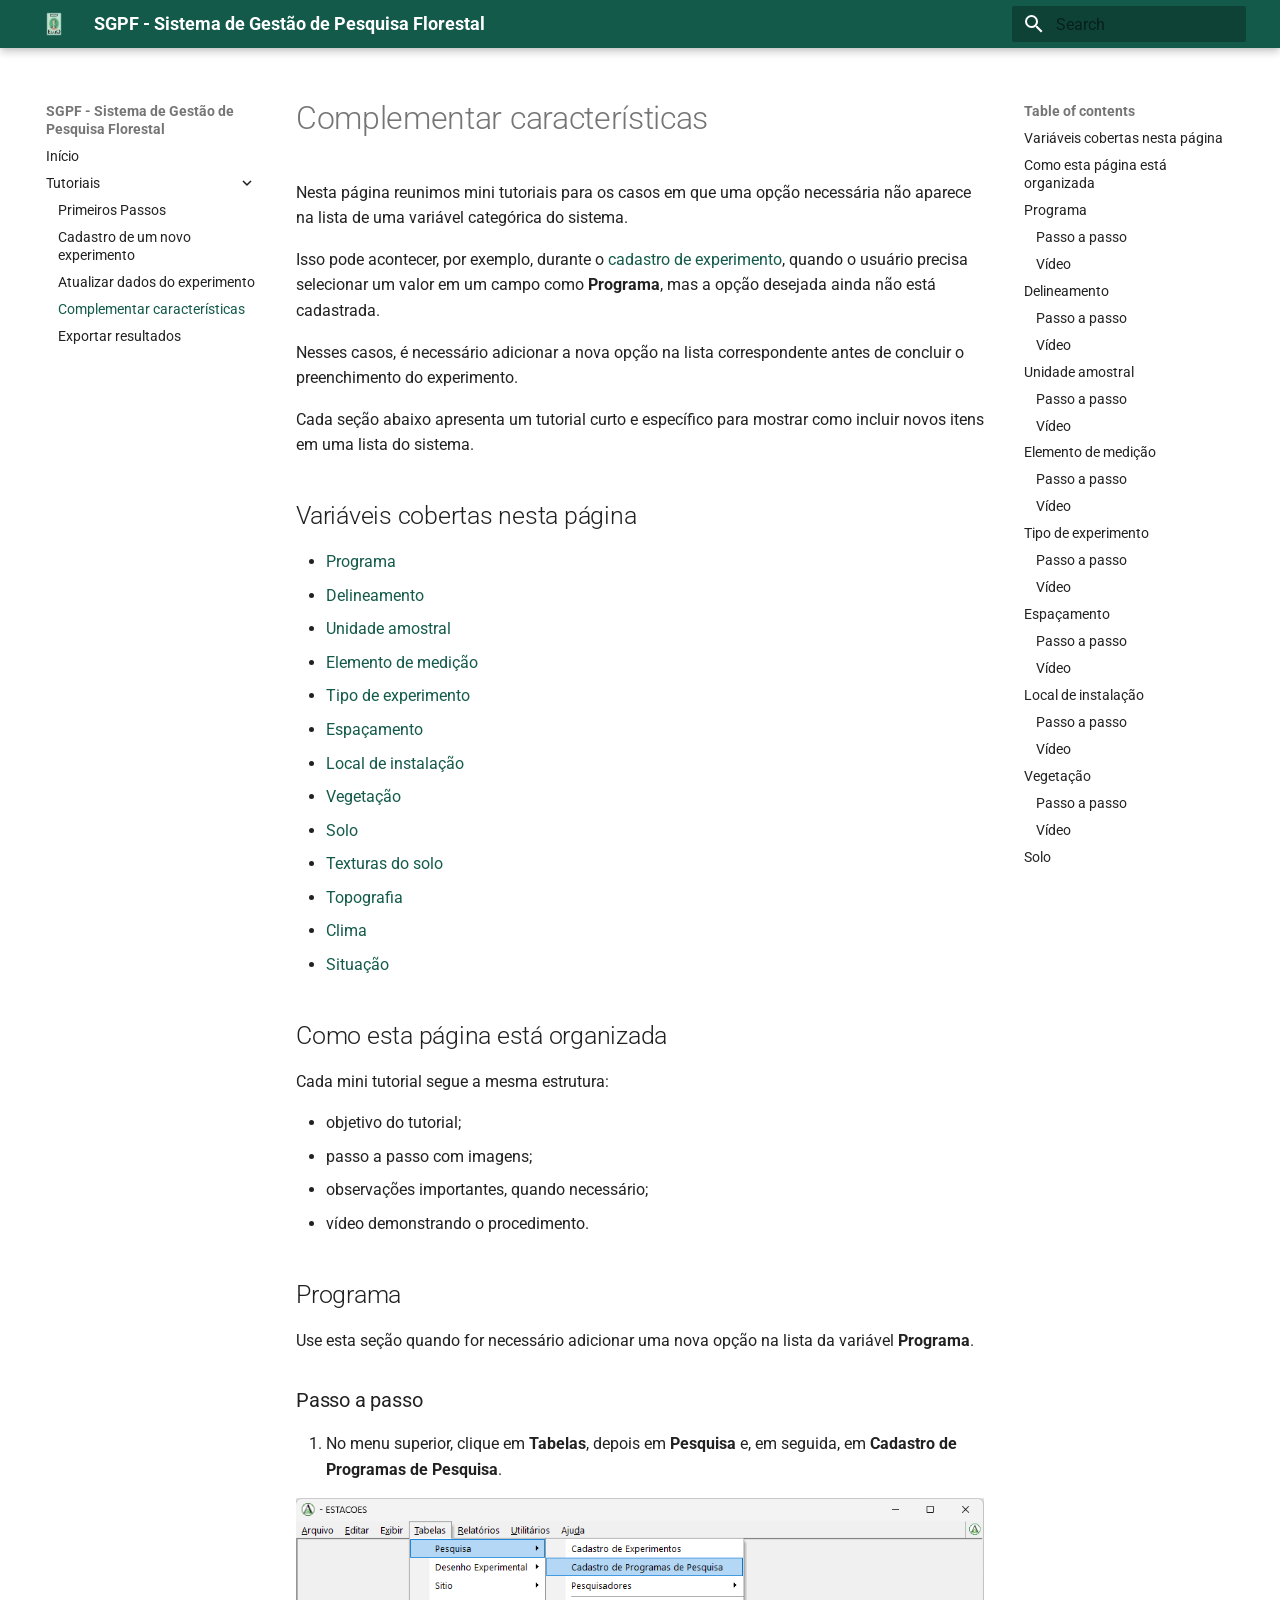
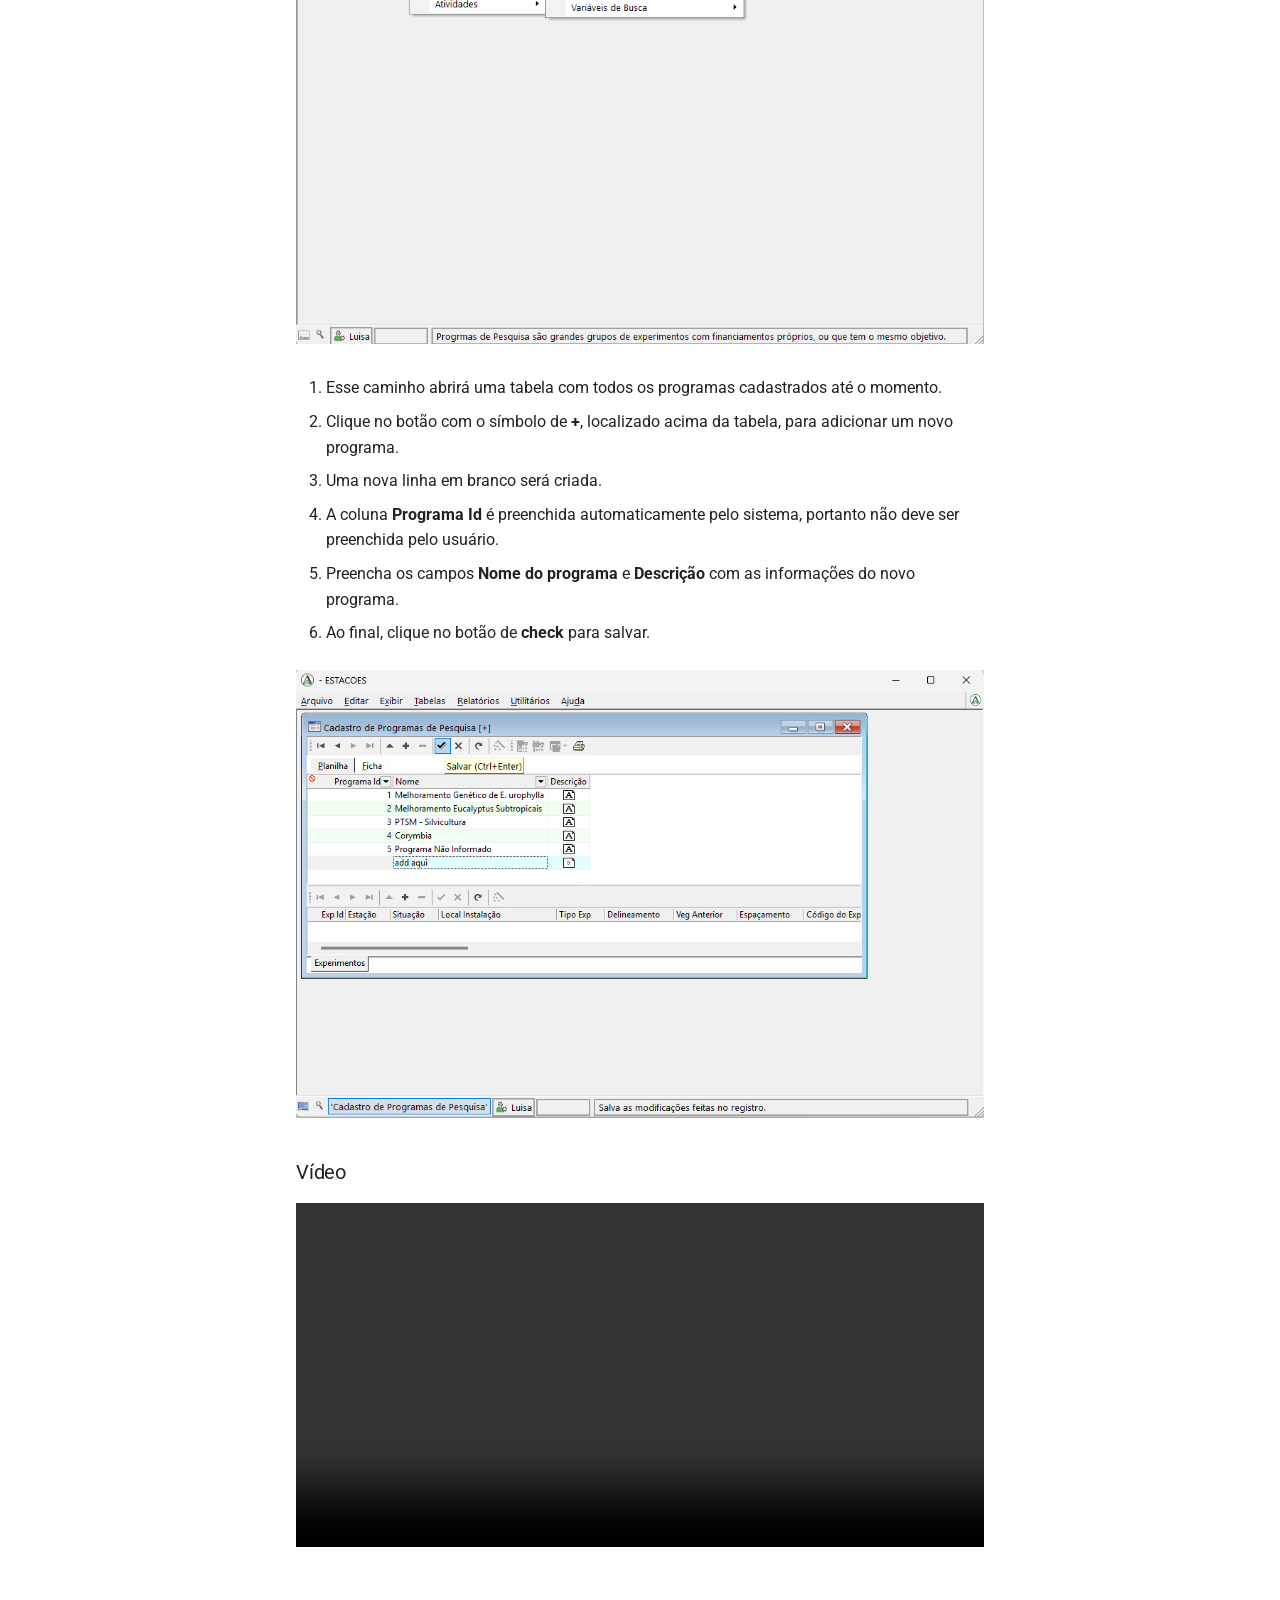
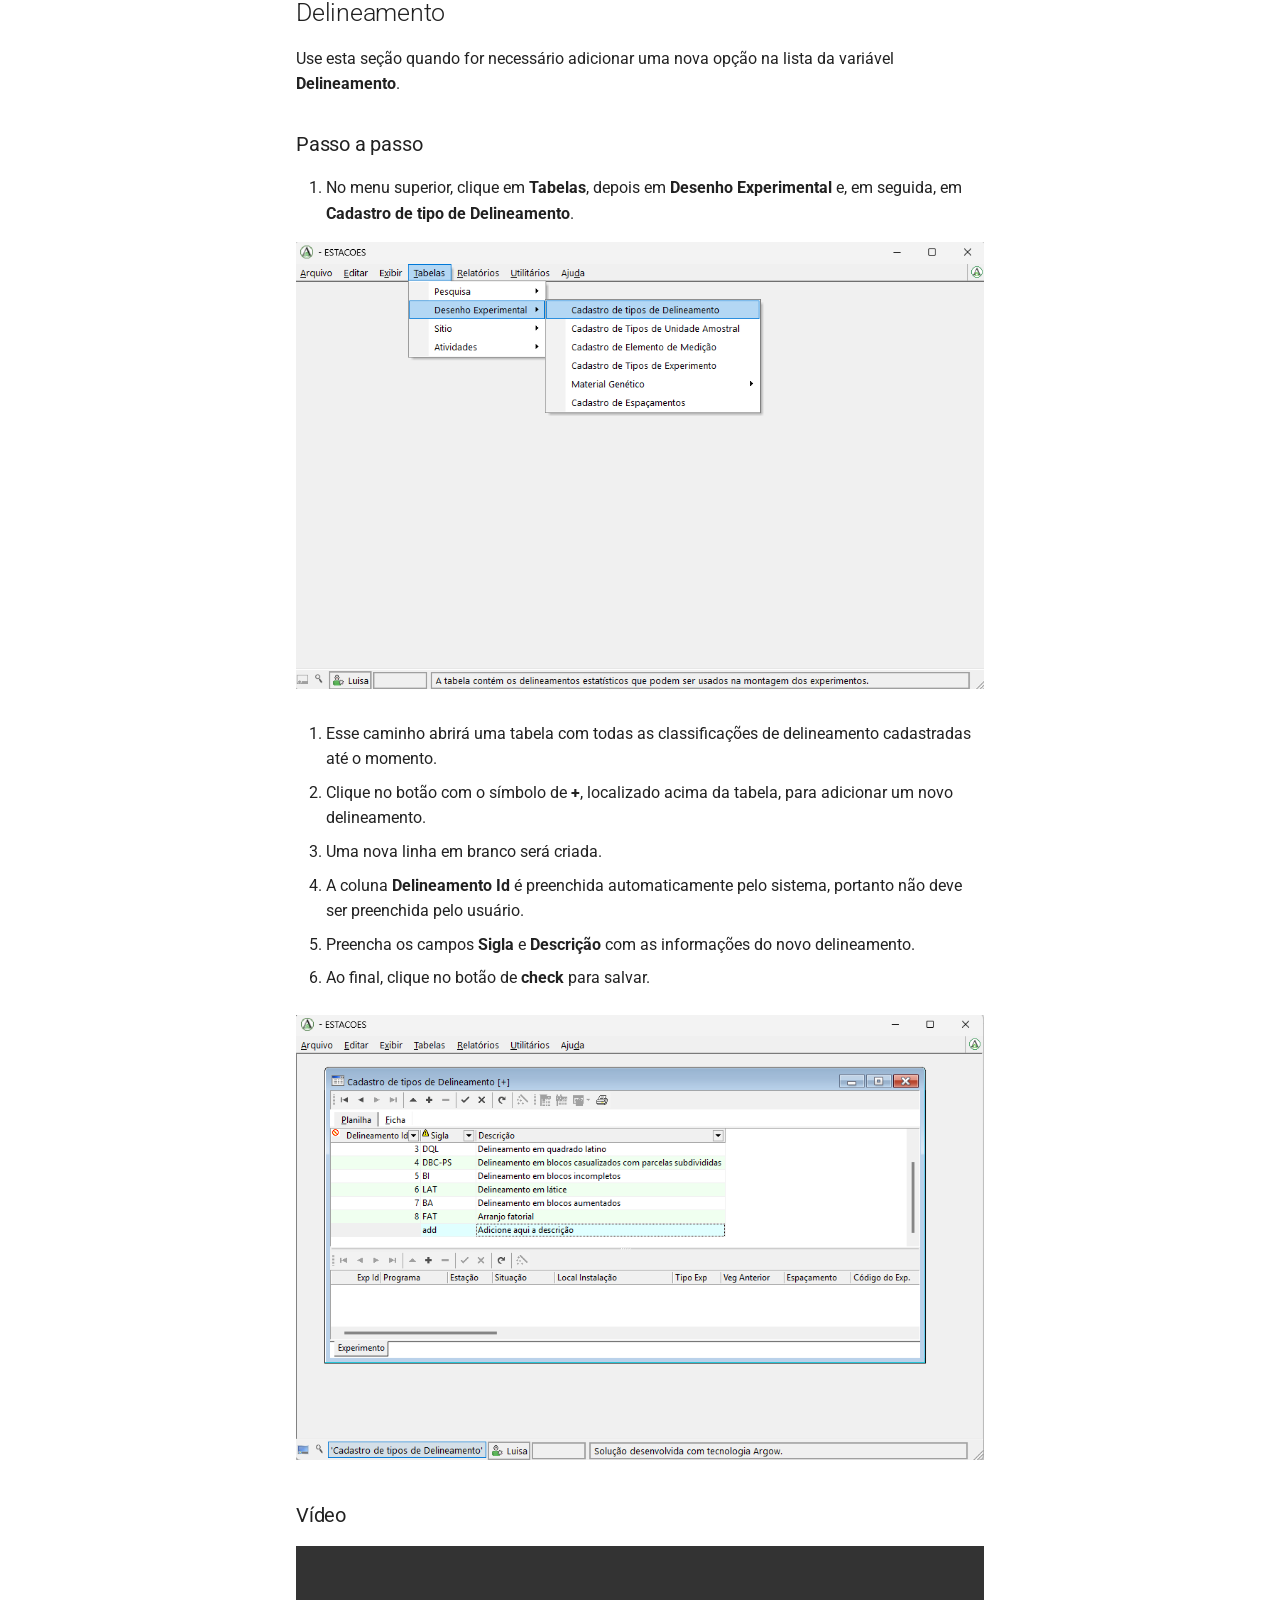
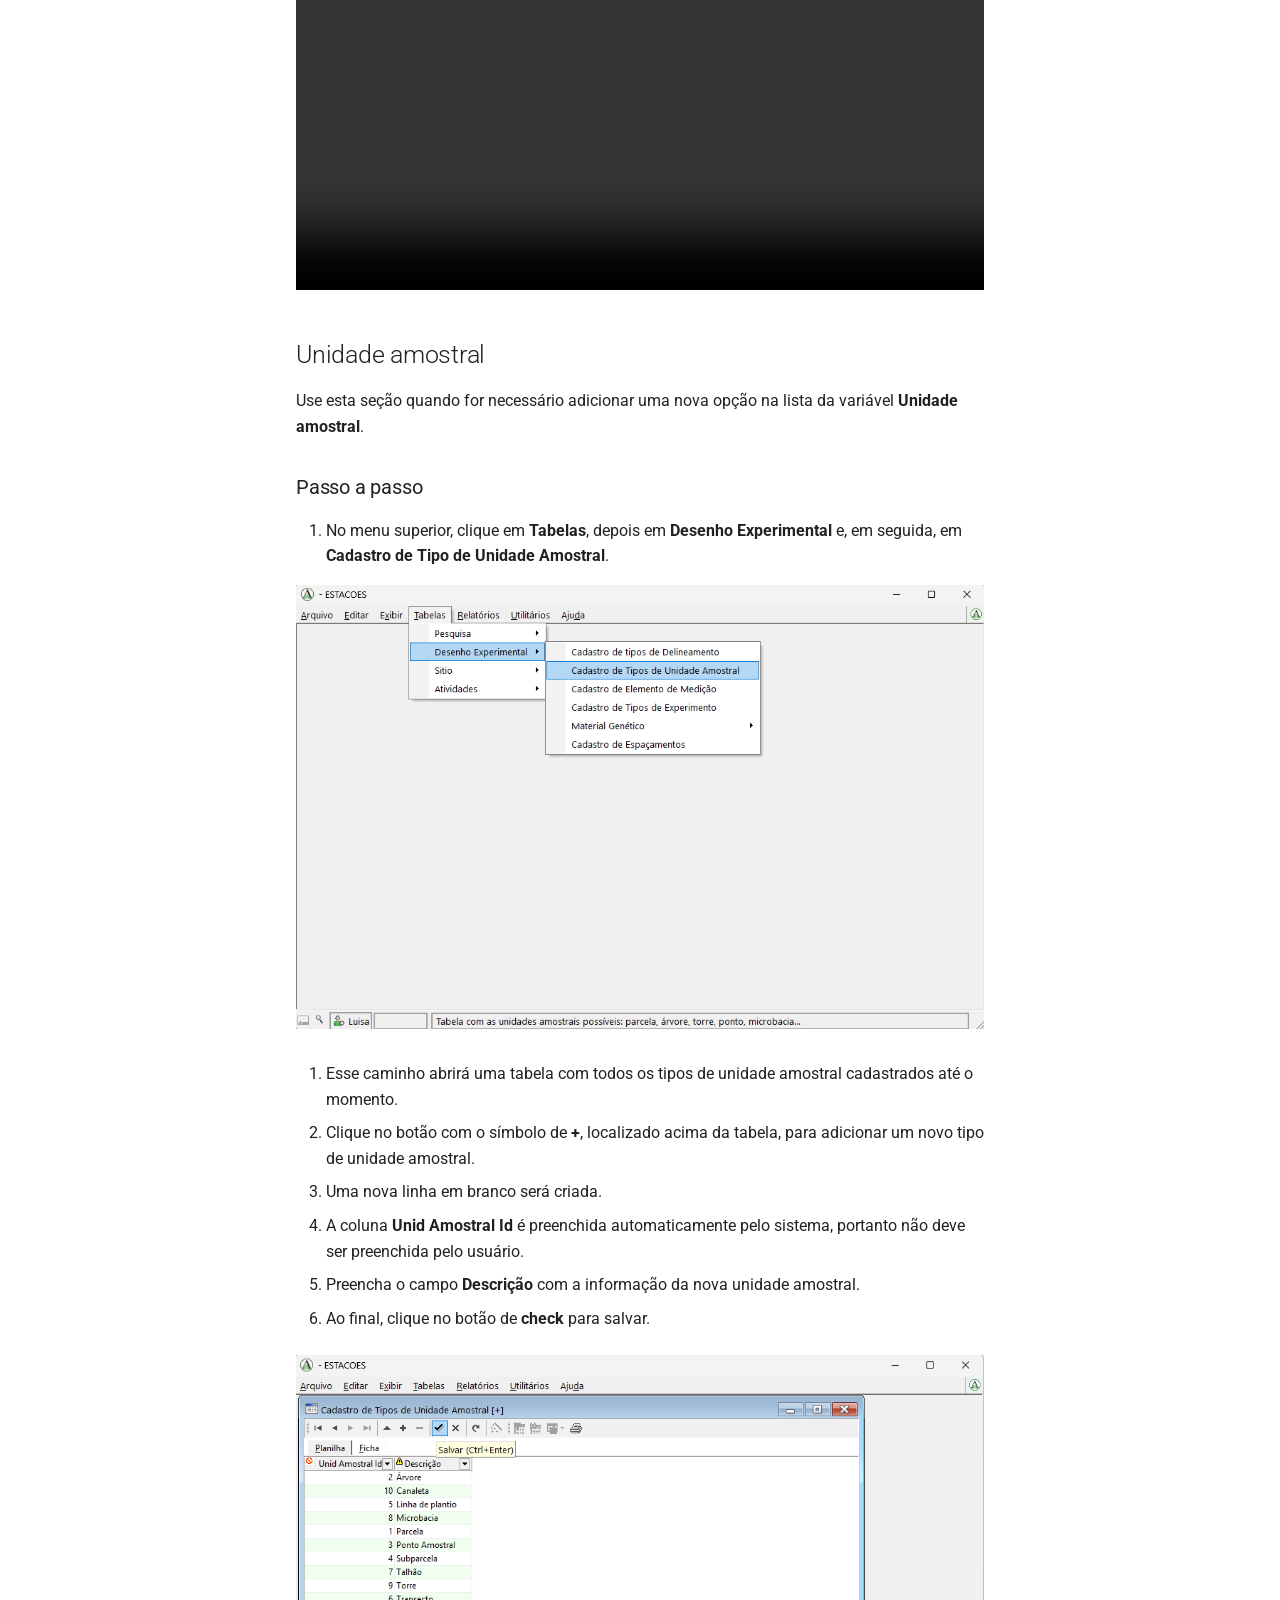
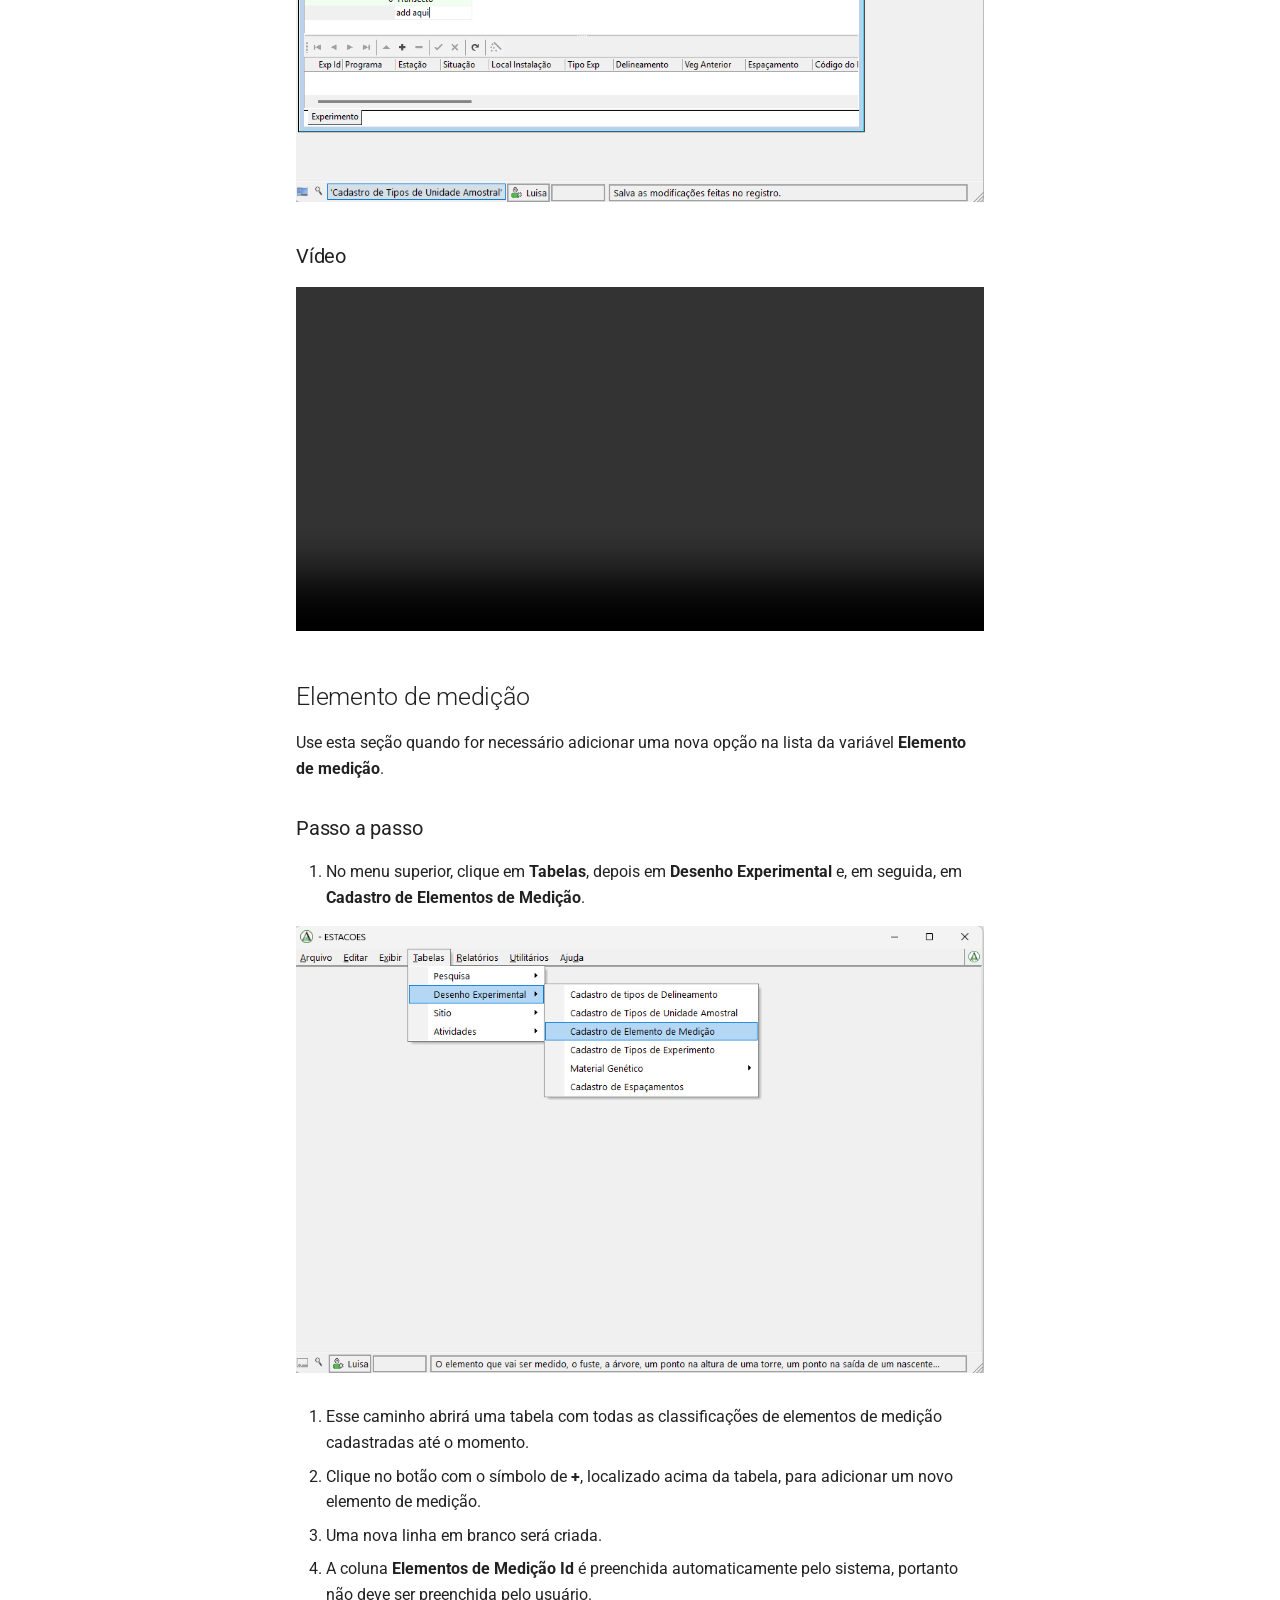
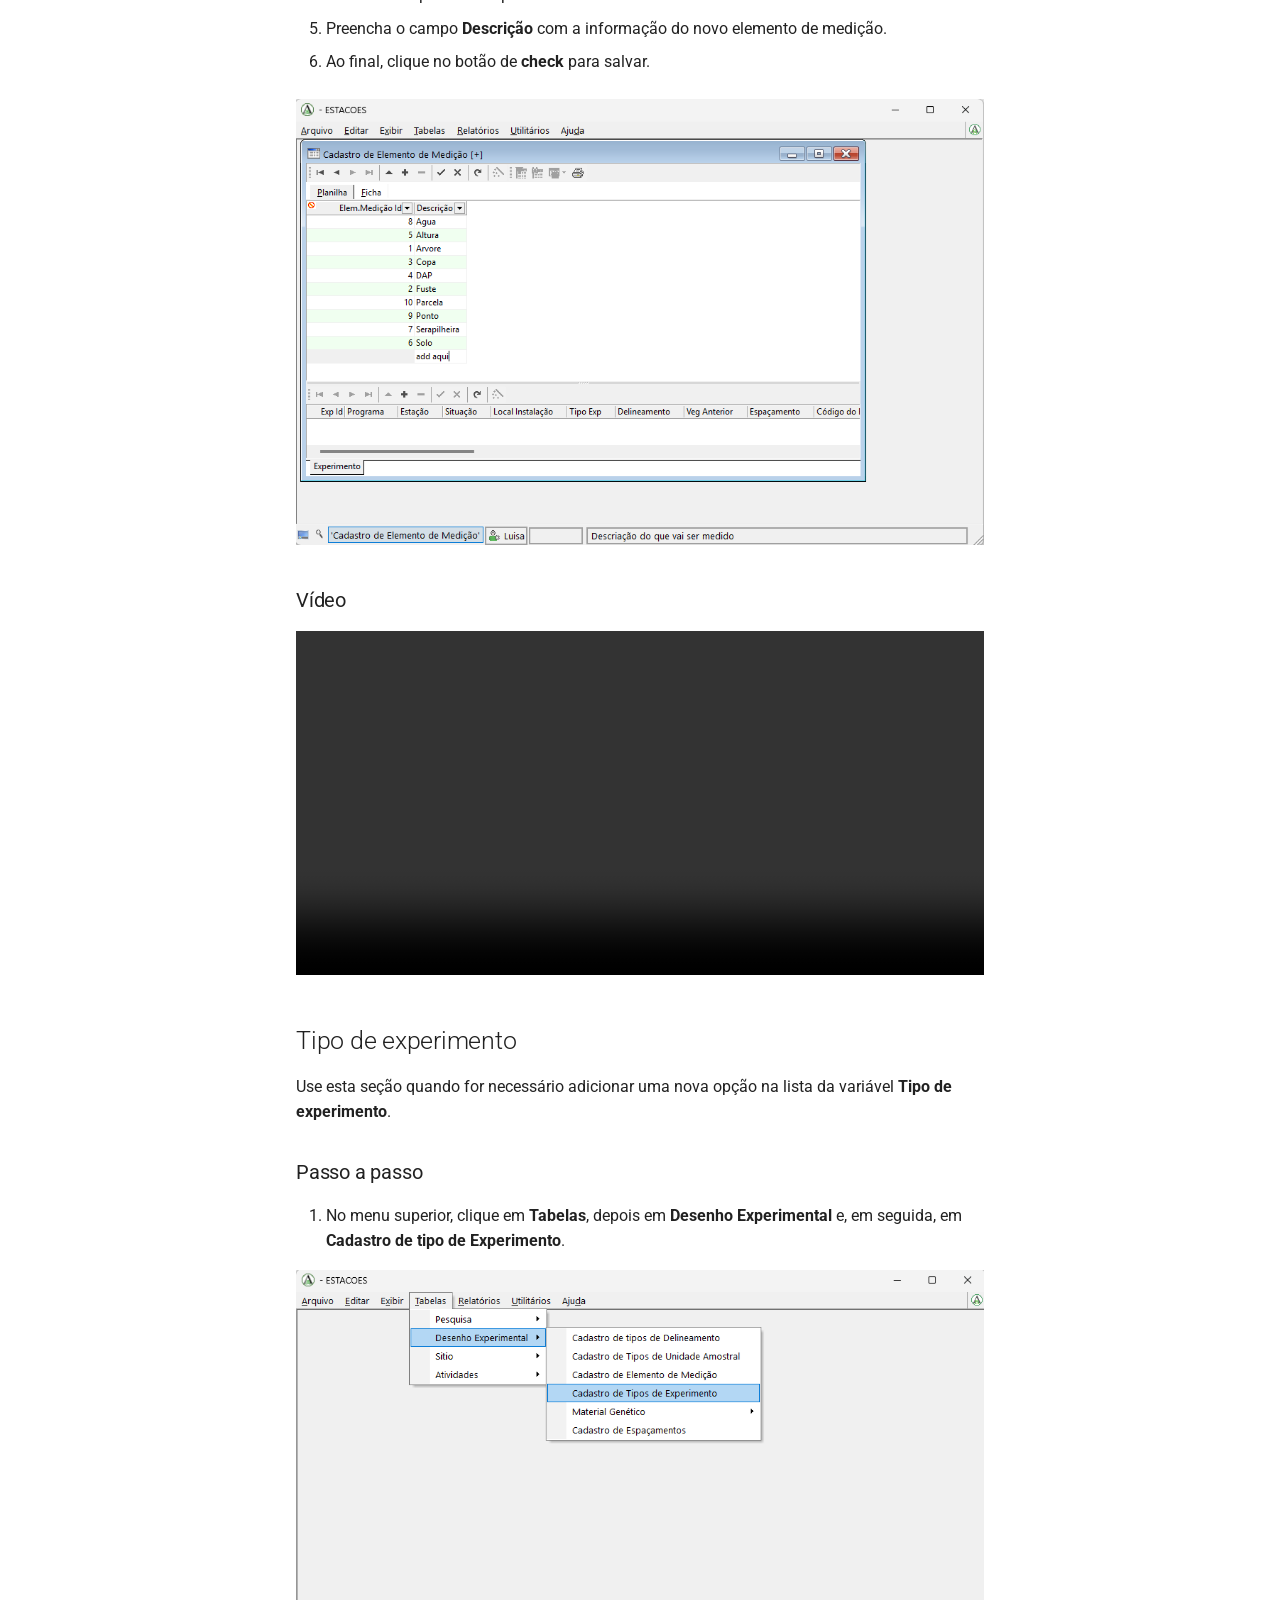
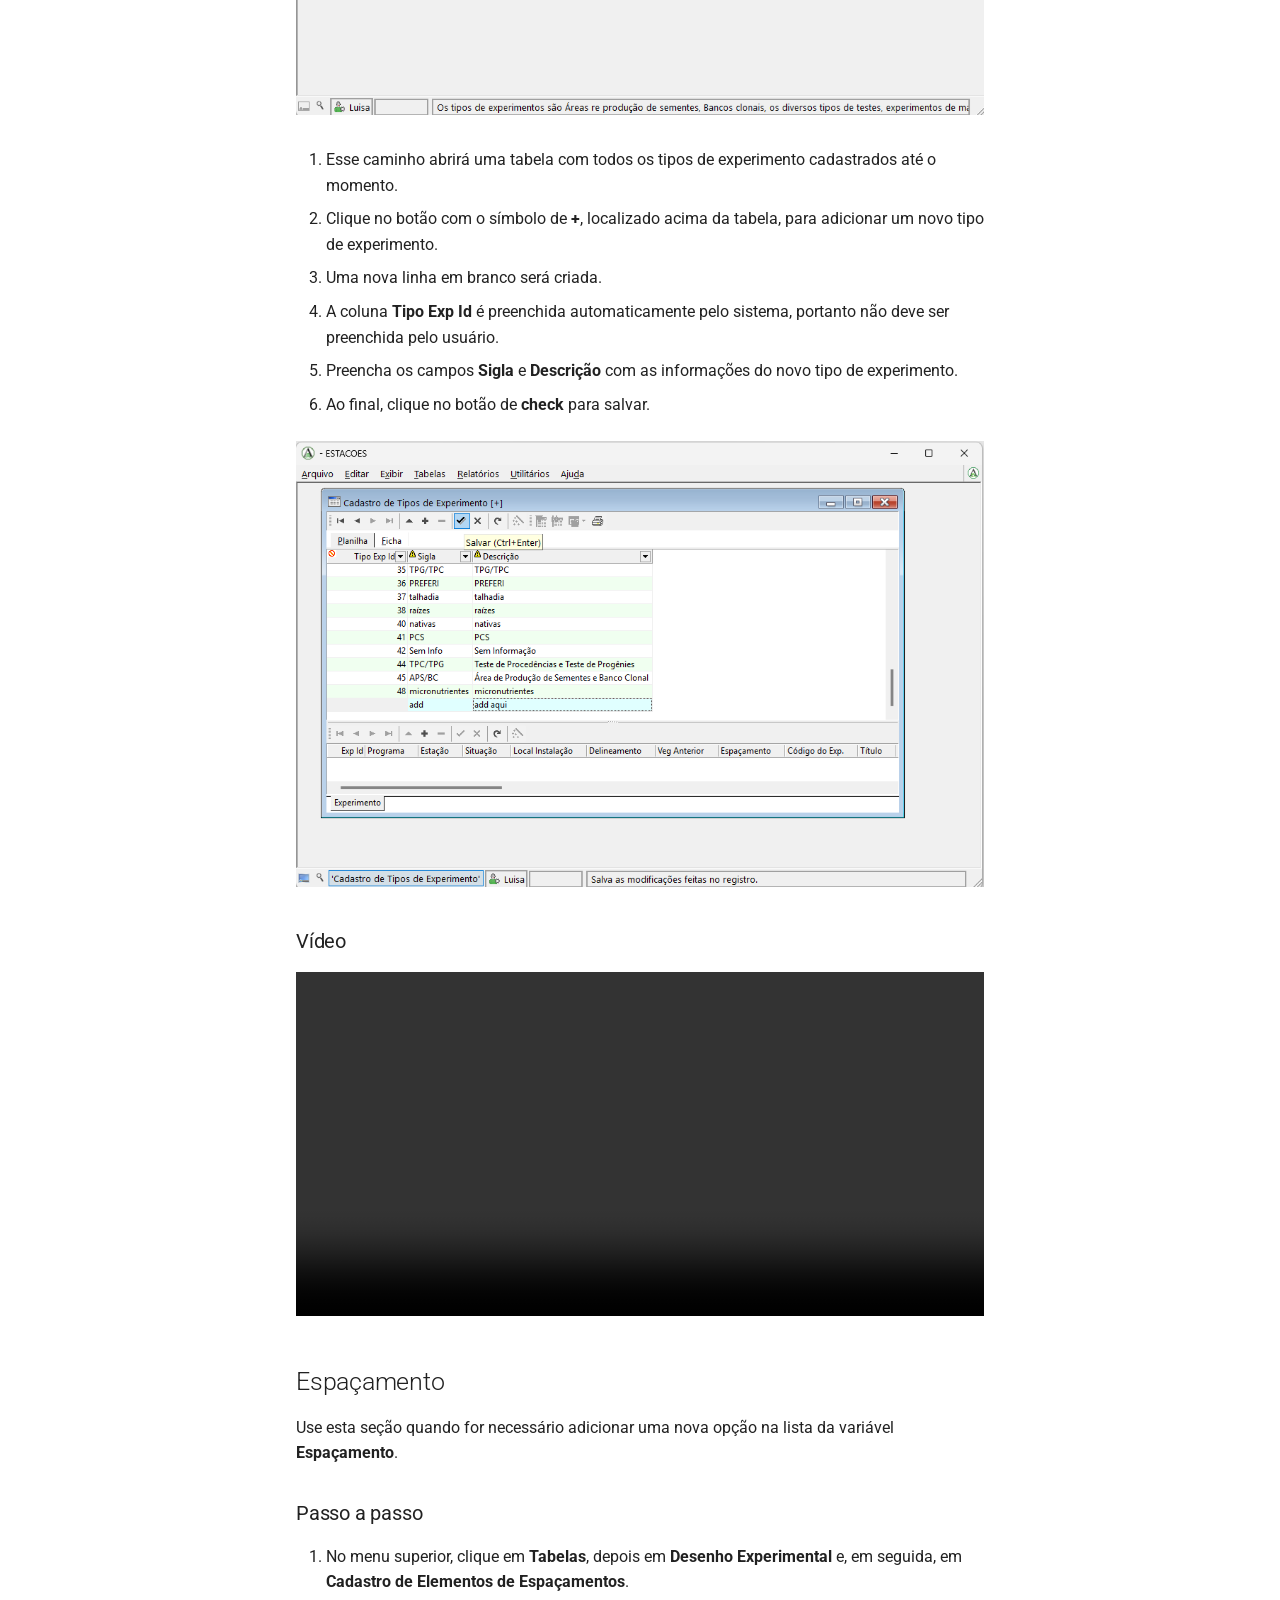
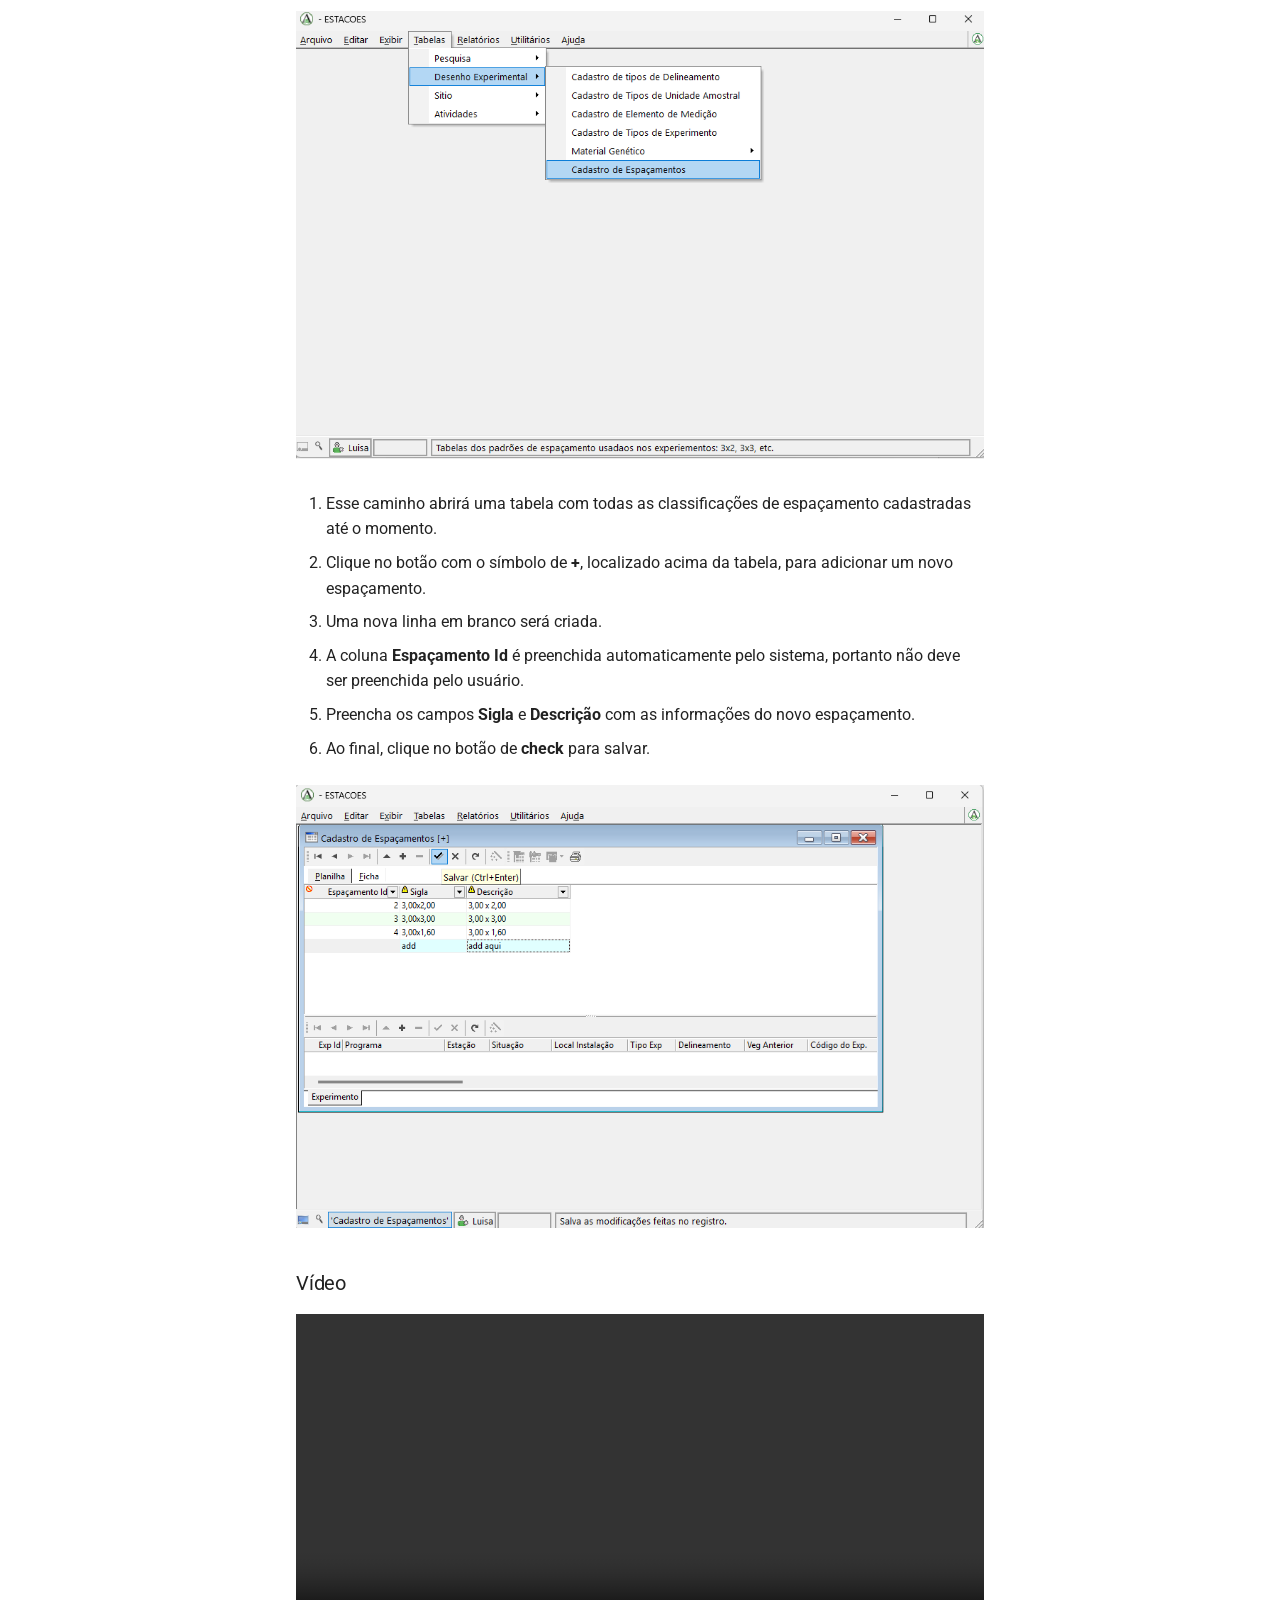
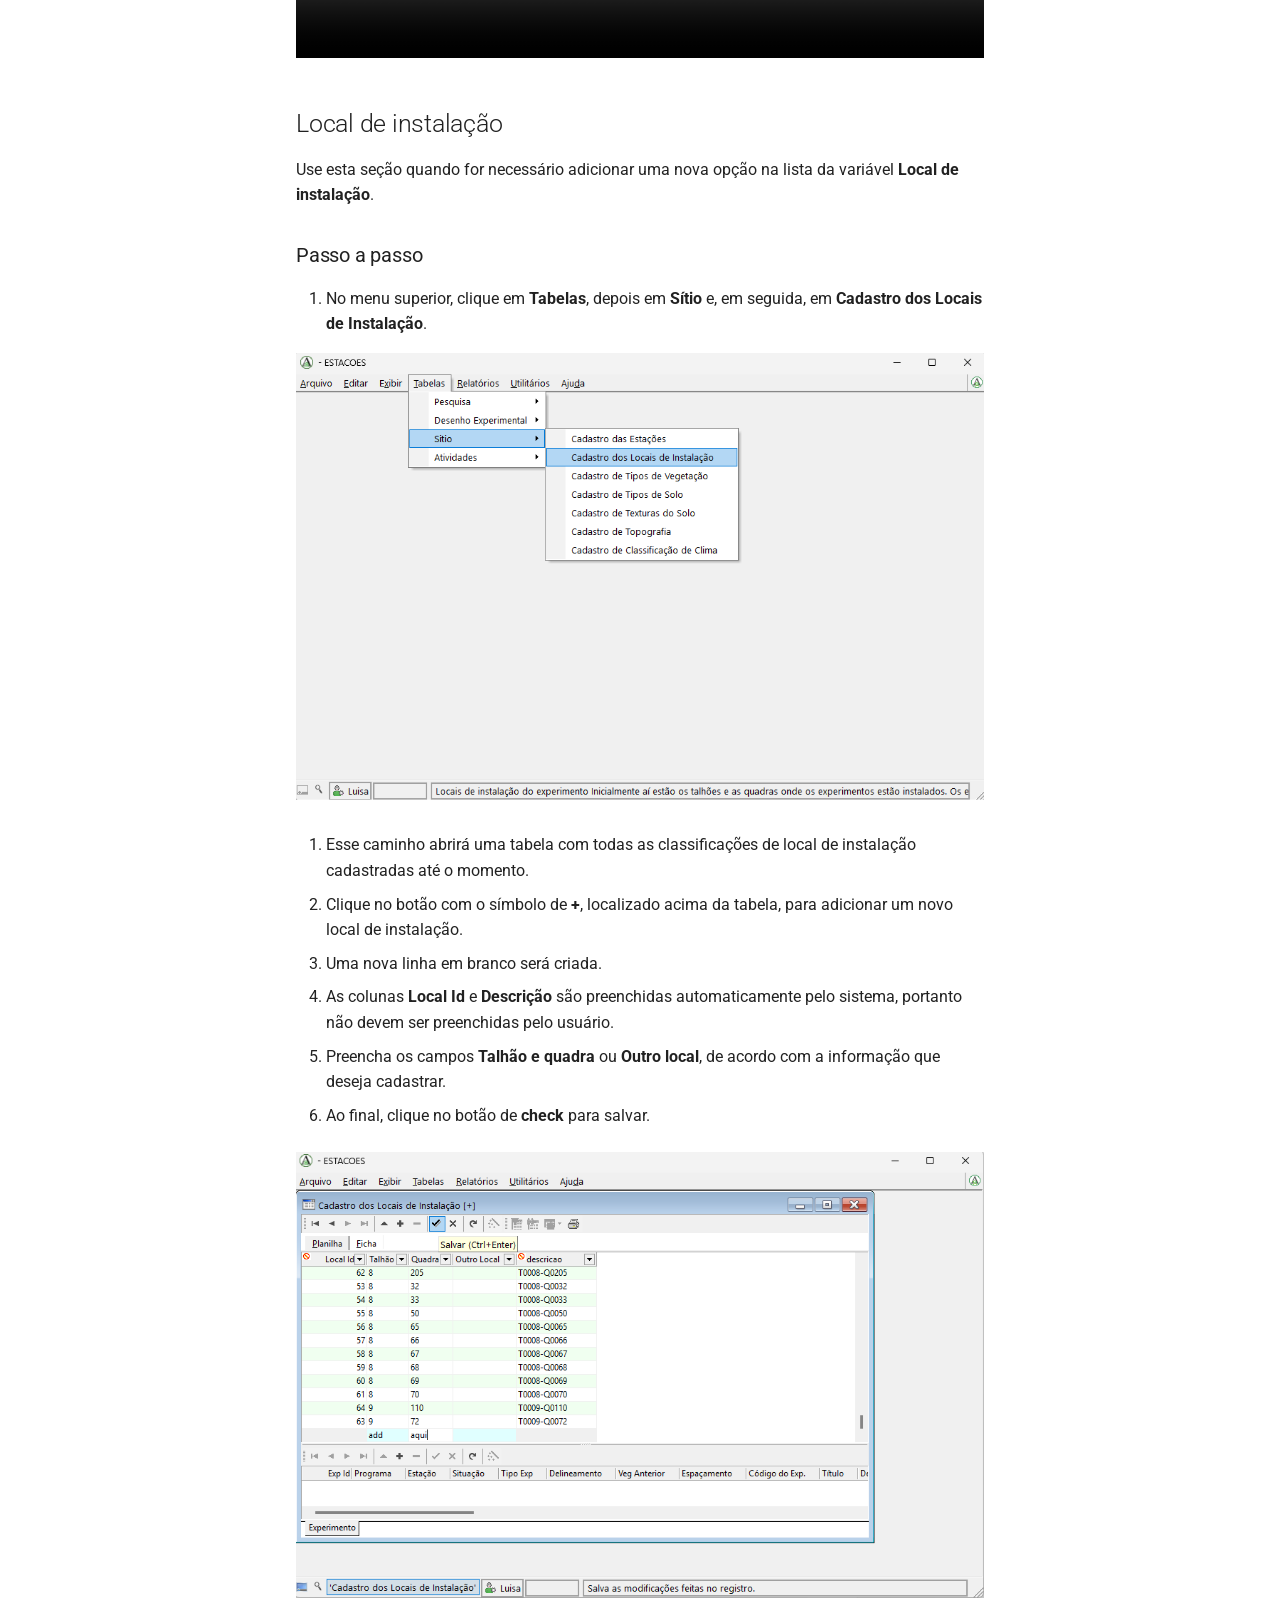
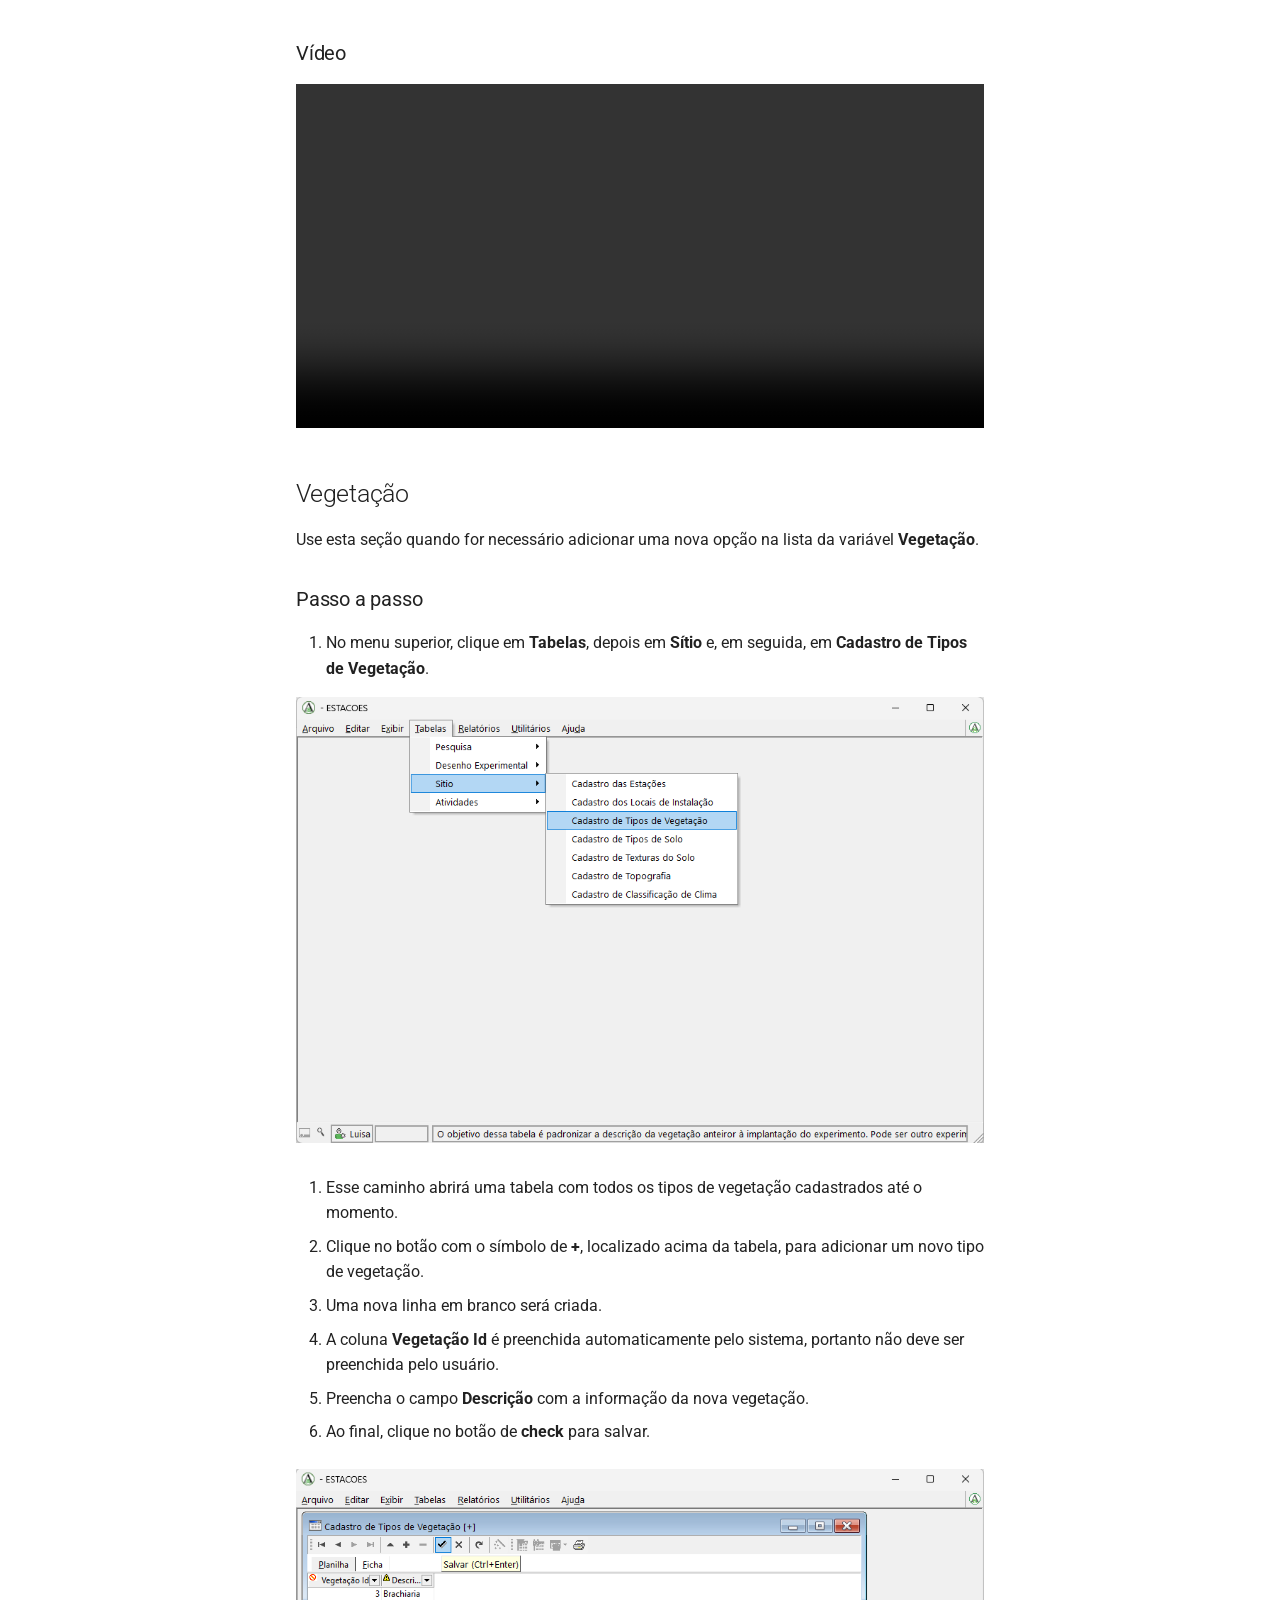
<file: caracExperimentos/index.html>
<!doctype html>
<html lang="en" class="no-js">
  <head>
    
      <meta charset="utf-8">
      <meta name="viewport" content="width=device-width,initial-scale=1">
      
      
      
      
        <link rel="prev" href="../AlteracaoCadastroExperimento/">
      
      
        <link rel="next" href="../exportTable/">
      
      
        
      
      
      <link rel="icon" href="../images/esalq-icon.jpg">
      <meta name="generator" content="mkdocs-1.6.1, mkdocs-material-9.7.6">
    
    
      
        <title>Complementar características - SGPF - Sistema de Gestão de Pesquisa Florestal</title>
      
    
    
      <link rel="stylesheet" href="../assets/stylesheets/main.484c7ddc.min.css">
      
      


    
    
      
    
    
      
        
        
        <link rel="preconnect" href="https://fonts.gstatic.com" crossorigin>
        <link rel="stylesheet" href="https://fonts.googleapis.com/css?family=Roboto:300,300i,400,400i,700,700i%7CRoboto+Mono:400,400i,700,700i&display=fallback">
        <style>:root{--md-text-font:"Roboto";--md-code-font:"Roboto Mono"}</style>
      
    
    
      <link rel="stylesheet" href="../stylesheets/extra.css">
    
    <script>__md_scope=new URL("..",location),__md_hash=e=>[...e].reduce(((e,_)=>(e<<5)-e+_.charCodeAt(0)),0),__md_get=(e,_=localStorage,t=__md_scope)=>JSON.parse(_.getItem(t.pathname+"."+e)),__md_set=(e,_,t=localStorage,a=__md_scope)=>{try{t.setItem(a.pathname+"."+e,JSON.stringify(_))}catch(e){}}</script>
    
      

    
    
  </head>
  
  
    <body dir="ltr">
  
    
    <input class="md-toggle" data-md-toggle="drawer" type="checkbox" id="__drawer" autocomplete="off">
    <input class="md-toggle" data-md-toggle="search" type="checkbox" id="__search" autocomplete="off">
    <label class="md-overlay" for="__drawer"></label>
    <div data-md-component="skip">
      
        
        <a href="#complementar-caracteristicas" class="md-skip">
          Skip to content
        </a>
      
    </div>
    <div data-md-component="announce">
      
    </div>
    
    
      

  

<header class="md-header md-header--shadow" data-md-component="header">
  <nav class="md-header__inner md-grid" aria-label="Header">
    <a href=".." title="SGPF - Sistema de Gestão de Pesquisa Florestal" class="md-header__button md-logo" aria-label="SGPF - Sistema de Gestão de Pesquisa Florestal" data-md-component="logo">
      
  <img src="../images/esalq-icon.jpg" alt="logo">

    </a>
    <label class="md-header__button md-icon" for="__drawer">
      
      <svg xmlns="http://www.w3.org/2000/svg" viewBox="0 0 24 24"><path d="M3 6h18v2H3zm0 5h18v2H3zm0 5h18v2H3z"/></svg>
    </label>
    <div class="md-header__title" data-md-component="header-title">
      <div class="md-header__ellipsis">
        <div class="md-header__topic">
          <span class="md-ellipsis">
            SGPF - Sistema de Gestão de Pesquisa Florestal
          </span>
        </div>
        <div class="md-header__topic" data-md-component="header-topic">
          <span class="md-ellipsis">
            
              Complementar características
            
          </span>
        </div>
      </div>
    </div>
    
    
      <script>var palette=__md_get("__palette");if(palette&&palette.color){if("(prefers-color-scheme)"===palette.color.media){var media=matchMedia("(prefers-color-scheme: light)"),input=document.querySelector(media.matches?"[data-md-color-media='(prefers-color-scheme: light)']":"[data-md-color-media='(prefers-color-scheme: dark)']");palette.color.media=input.getAttribute("data-md-color-media"),palette.color.scheme=input.getAttribute("data-md-color-scheme"),palette.color.primary=input.getAttribute("data-md-color-primary"),palette.color.accent=input.getAttribute("data-md-color-accent")}for(var[key,value]of Object.entries(palette.color))document.body.setAttribute("data-md-color-"+key,value)}</script>
    
    
    
      
      
        <label class="md-header__button md-icon" for="__search">
          
          <svg xmlns="http://www.w3.org/2000/svg" viewBox="0 0 24 24"><path d="M9.5 3A6.5 6.5 0 0 1 16 9.5c0 1.61-.59 3.09-1.56 4.23l.27.27h.79l5 5-1.5 1.5-5-5v-.79l-.27-.27A6.52 6.52 0 0 1 9.5 16 6.5 6.5 0 0 1 3 9.5 6.5 6.5 0 0 1 9.5 3m0 2C7 5 5 7 5 9.5S7 14 9.5 14 14 12 14 9.5 12 5 9.5 5"/></svg>
        </label>
        <div class="md-search" data-md-component="search" role="dialog">
  <label class="md-search__overlay" for="__search"></label>
  <div class="md-search__inner" role="search">
    <form class="md-search__form" name="search">
      <input type="text" class="md-search__input" name="query" aria-label="Search" placeholder="Search" autocapitalize="off" autocorrect="off" autocomplete="off" spellcheck="false" data-md-component="search-query" required>
      <label class="md-search__icon md-icon" for="__search">
        
        <svg xmlns="http://www.w3.org/2000/svg" viewBox="0 0 24 24"><path d="M9.5 3A6.5 6.5 0 0 1 16 9.5c0 1.61-.59 3.09-1.56 4.23l.27.27h.79l5 5-1.5 1.5-5-5v-.79l-.27-.27A6.52 6.52 0 0 1 9.5 16 6.5 6.5 0 0 1 3 9.5 6.5 6.5 0 0 1 9.5 3m0 2C7 5 5 7 5 9.5S7 14 9.5 14 14 12 14 9.5 12 5 9.5 5"/></svg>
        
        <svg xmlns="http://www.w3.org/2000/svg" viewBox="0 0 24 24"><path d="M20 11v2H8l5.5 5.5-1.42 1.42L4.16 12l7.92-7.92L13.5 5.5 8 11z"/></svg>
      </label>
      <nav class="md-search__options" aria-label="Search">
        
        <button type="reset" class="md-search__icon md-icon" title="Clear" aria-label="Clear" tabindex="-1">
          
          <svg xmlns="http://www.w3.org/2000/svg" viewBox="0 0 24 24"><path d="M19 6.41 17.59 5 12 10.59 6.41 5 5 6.41 10.59 12 5 17.59 6.41 19 12 13.41 17.59 19 19 17.59 13.41 12z"/></svg>
        </button>
      </nav>
      
    </form>
    <div class="md-search__output">
      <div class="md-search__scrollwrap" tabindex="0" data-md-scrollfix>
        <div class="md-search-result" data-md-component="search-result">
          <div class="md-search-result__meta">
            Initializing search
          </div>
          <ol class="md-search-result__list" role="presentation"></ol>
        </div>
      </div>
    </div>
  </div>
</div>
      
    
    
  </nav>
  
</header>
    
    <div class="md-container" data-md-component="container">
      
      
        
          
        
      
      <main class="md-main" data-md-component="main">
        <div class="md-main__inner md-grid">
          
            
              
              <div class="md-sidebar md-sidebar--primary" data-md-component="sidebar" data-md-type="navigation" >
                <div class="md-sidebar__scrollwrap">
                  <div class="md-sidebar__inner">
                    



<nav class="md-nav md-nav--primary" aria-label="Navigation" data-md-level="0">
  <label class="md-nav__title" for="__drawer">
    <a href=".." title="SGPF - Sistema de Gestão de Pesquisa Florestal" class="md-nav__button md-logo" aria-label="SGPF - Sistema de Gestão de Pesquisa Florestal" data-md-component="logo">
      
  <img src="../images/esalq-icon.jpg" alt="logo">

    </a>
    SGPF - Sistema de Gestão de Pesquisa Florestal
  </label>
  
  <ul class="md-nav__list" data-md-scrollfix>
    
      
      
  
  
  
  
    <li class="md-nav__item">
      <a href=".." class="md-nav__link">
        
  
  
  <span class="md-ellipsis">
    
  
    Início
  

    
  </span>
  
  

      </a>
    </li>
  

    
      
      
  
  
    
  
  
  
    
    
    
    
    
    <li class="md-nav__item md-nav__item--active md-nav__item--nested">
      
        
        
        <input class="md-nav__toggle md-toggle " type="checkbox" id="__nav_2" checked>
        
          
          <label class="md-nav__link" for="__nav_2" id="__nav_2_label" tabindex="0">
            
  
  
  <span class="md-ellipsis">
    
  
    Tutoriais
  

    
  </span>
  
  

            <span class="md-nav__icon md-icon"></span>
          </label>
        
        <nav class="md-nav" data-md-level="1" aria-labelledby="__nav_2_label" aria-expanded="true">
          <label class="md-nav__title" for="__nav_2">
            <span class="md-nav__icon md-icon"></span>
            
  
    Tutoriais
  

          </label>
          <ul class="md-nav__list" data-md-scrollfix>
            
              
                
  
  
  
  
    <li class="md-nav__item">
      <a href="../ApresentacaoArgow/" class="md-nav__link">
        
  
  
  <span class="md-ellipsis">
    
  
    Primeiros Passos
  

    
  </span>
  
  

      </a>
    </li>
  

              
            
              
                
  
  
  
  
    <li class="md-nav__item">
      <a href="../cadastroExperimento/" class="md-nav__link">
        
  
  
  <span class="md-ellipsis">
    
  
    Cadastro de um novo experimento
  

    
  </span>
  
  

      </a>
    </li>
  

              
            
              
                
  
  
  
  
    <li class="md-nav__item">
      <a href="../AlteracaoCadastroExperimento/" class="md-nav__link">
        
  
  
  <span class="md-ellipsis">
    
  
    Atualizar dados do experimento
  

    
  </span>
  
  

      </a>
    </li>
  

              
            
              
                
  
  
    
  
  
  
    <li class="md-nav__item md-nav__item--active">
      
      <input class="md-nav__toggle md-toggle" type="checkbox" id="__toc">
      
      
        
      
      
        <label class="md-nav__link md-nav__link--active" for="__toc">
          
  
  
  <span class="md-ellipsis">
    
  
    Complementar características
  

    
  </span>
  
  

          <span class="md-nav__icon md-icon"></span>
        </label>
      
      <a href="./" class="md-nav__link md-nav__link--active">
        
  
  
  <span class="md-ellipsis">
    
  
    Complementar características
  

    
  </span>
  
  

      </a>
      
        

<nav class="md-nav md-nav--secondary" aria-label="Table of contents">
  
  
  
    
  
  
    <label class="md-nav__title" for="__toc">
      <span class="md-nav__icon md-icon"></span>
      Table of contents
    </label>
    <ul class="md-nav__list" data-md-component="toc" data-md-scrollfix>
      
        <li class="md-nav__item">
  <a href="#variaveis-cobertas-nesta-pagina" class="md-nav__link">
    <span class="md-ellipsis">
      
        Variáveis cobertas nesta página
      
    </span>
  </a>
  
</li>
      
        <li class="md-nav__item">
  <a href="#como-esta-pagina-esta-organizada" class="md-nav__link">
    <span class="md-ellipsis">
      
        Como esta página está organizada
      
    </span>
  </a>
  
</li>
      
        <li class="md-nav__item">
  <a href="#programa" class="md-nav__link">
    <span class="md-ellipsis">
      
        Programa
      
    </span>
  </a>
  
    <nav class="md-nav" aria-label="Programa">
      <ul class="md-nav__list">
        
          <li class="md-nav__item">
  <a href="#passo-a-passo" class="md-nav__link">
    <span class="md-ellipsis">
      
        Passo a passo
      
    </span>
  </a>
  
</li>
        
          <li class="md-nav__item">
  <a href="#video" class="md-nav__link">
    <span class="md-ellipsis">
      
        Vídeo
      
    </span>
  </a>
  
</li>
        
      </ul>
    </nav>
  
</li>
      
        <li class="md-nav__item">
  <a href="#delineamento" class="md-nav__link">
    <span class="md-ellipsis">
      
        Delineamento
      
    </span>
  </a>
  
    <nav class="md-nav" aria-label="Delineamento">
      <ul class="md-nav__list">
        
          <li class="md-nav__item">
  <a href="#passo-a-passo_1" class="md-nav__link">
    <span class="md-ellipsis">
      
        Passo a passo
      
    </span>
  </a>
  
</li>
        
          <li class="md-nav__item">
  <a href="#video_1" class="md-nav__link">
    <span class="md-ellipsis">
      
        Vídeo
      
    </span>
  </a>
  
</li>
        
      </ul>
    </nav>
  
</li>
      
        <li class="md-nav__item">
  <a href="#unidade-amostral" class="md-nav__link">
    <span class="md-ellipsis">
      
        Unidade amostral
      
    </span>
  </a>
  
    <nav class="md-nav" aria-label="Unidade amostral">
      <ul class="md-nav__list">
        
          <li class="md-nav__item">
  <a href="#passo-a-passo_2" class="md-nav__link">
    <span class="md-ellipsis">
      
        Passo a passo
      
    </span>
  </a>
  
</li>
        
          <li class="md-nav__item">
  <a href="#video_2" class="md-nav__link">
    <span class="md-ellipsis">
      
        Vídeo
      
    </span>
  </a>
  
</li>
        
      </ul>
    </nav>
  
</li>
      
        <li class="md-nav__item">
  <a href="#elemento-de-medicao" class="md-nav__link">
    <span class="md-ellipsis">
      
        Elemento de medição
      
    </span>
  </a>
  
    <nav class="md-nav" aria-label="Elemento de medição">
      <ul class="md-nav__list">
        
          <li class="md-nav__item">
  <a href="#passo-a-passo_3" class="md-nav__link">
    <span class="md-ellipsis">
      
        Passo a passo
      
    </span>
  </a>
  
</li>
        
          <li class="md-nav__item">
  <a href="#video_3" class="md-nav__link">
    <span class="md-ellipsis">
      
        Vídeo
      
    </span>
  </a>
  
</li>
        
      </ul>
    </nav>
  
</li>
      
        <li class="md-nav__item">
  <a href="#tipo-de-experimento" class="md-nav__link">
    <span class="md-ellipsis">
      
        Tipo de experimento
      
    </span>
  </a>
  
    <nav class="md-nav" aria-label="Tipo de experimento">
      <ul class="md-nav__list">
        
          <li class="md-nav__item">
  <a href="#passo-a-passo_4" class="md-nav__link">
    <span class="md-ellipsis">
      
        Passo a passo
      
    </span>
  </a>
  
</li>
        
          <li class="md-nav__item">
  <a href="#video_4" class="md-nav__link">
    <span class="md-ellipsis">
      
        Vídeo
      
    </span>
  </a>
  
</li>
        
      </ul>
    </nav>
  
</li>
      
        <li class="md-nav__item">
  <a href="#espacamento" class="md-nav__link">
    <span class="md-ellipsis">
      
        Espaçamento
      
    </span>
  </a>
  
    <nav class="md-nav" aria-label="Espaçamento">
      <ul class="md-nav__list">
        
          <li class="md-nav__item">
  <a href="#passo-a-passo_5" class="md-nav__link">
    <span class="md-ellipsis">
      
        Passo a passo
      
    </span>
  </a>
  
</li>
        
          <li class="md-nav__item">
  <a href="#video_5" class="md-nav__link">
    <span class="md-ellipsis">
      
        Vídeo
      
    </span>
  </a>
  
</li>
        
      </ul>
    </nav>
  
</li>
      
        <li class="md-nav__item">
  <a href="#local-de-instalacao" class="md-nav__link">
    <span class="md-ellipsis">
      
        Local de instalação
      
    </span>
  </a>
  
    <nav class="md-nav" aria-label="Local de instalação">
      <ul class="md-nav__list">
        
          <li class="md-nav__item">
  <a href="#passo-a-passo_6" class="md-nav__link">
    <span class="md-ellipsis">
      
        Passo a passo
      
    </span>
  </a>
  
</li>
        
          <li class="md-nav__item">
  <a href="#video_6" class="md-nav__link">
    <span class="md-ellipsis">
      
        Vídeo
      
    </span>
  </a>
  
</li>
        
      </ul>
    </nav>
  
</li>
      
        <li class="md-nav__item">
  <a href="#vegetacao" class="md-nav__link">
    <span class="md-ellipsis">
      
        Vegetação
      
    </span>
  </a>
  
    <nav class="md-nav" aria-label="Vegetação">
      <ul class="md-nav__list">
        
          <li class="md-nav__item">
  <a href="#passo-a-passo_7" class="md-nav__link">
    <span class="md-ellipsis">
      
        Passo a passo
      
    </span>
  </a>
  
</li>
        
          <li class="md-nav__item">
  <a href="#video_7" class="md-nav__link">
    <span class="md-ellipsis">
      
        Vídeo
      
    </span>
  </a>
  
</li>
        
      </ul>
    </nav>
  
</li>
      
        <li class="md-nav__item">
  <a href="#solo" class="md-nav__link">
    <span class="md-ellipsis">
      
        Solo
      
    </span>
  </a>
  
    <nav class="md-nav" aria-label="Solo">
      <ul class="md-nav__list">
        
          <li class="md-nav__item">
  <a href="#passo-a-passo_8" class="md-nav__link">
    <span class="md-ellipsis">
      
        Passo a passo
      
    </span>
  </a>
  
</li>
        
          <li class="md-nav__item">
  <a href="#video_8" class="md-nav__link">
    <span class="md-ellipsis">
      
        Vídeo
      
    </span>
  </a>
  
</li>
        
      </ul>
    </nav>
  
</li>
      
        <li class="md-nav__item">
  <a href="#texturas-do-solo" class="md-nav__link">
    <span class="md-ellipsis">
      
        Texturas do solo
      
    </span>
  </a>
  
    <nav class="md-nav" aria-label="Texturas do solo">
      <ul class="md-nav__list">
        
          <li class="md-nav__item">
  <a href="#passo-a-passo_9" class="md-nav__link">
    <span class="md-ellipsis">
      
        Passo a passo
      
    </span>
  </a>
  
</li>
        
          <li class="md-nav__item">
  <a href="#video_9" class="md-nav__link">
    <span class="md-ellipsis">
      
        Vídeo
      
    </span>
  </a>
  
</li>
        
      </ul>
    </nav>
  
</li>
      
        <li class="md-nav__item">
  <a href="#topografia" class="md-nav__link">
    <span class="md-ellipsis">
      
        Topografia
      
    </span>
  </a>
  
    <nav class="md-nav" aria-label="Topografia">
      <ul class="md-nav__list">
        
          <li class="md-nav__item">
  <a href="#passo-a-passo_10" class="md-nav__link">
    <span class="md-ellipsis">
      
        Passo a passo
      
    </span>
  </a>
  
</li>
        
          <li class="md-nav__item">
  <a href="#video_10" class="md-nav__link">
    <span class="md-ellipsis">
      
        Vídeo
      
    </span>
  </a>
  
</li>
        
      </ul>
    </nav>
  
</li>
      
        <li class="md-nav__item">
  <a href="#clima" class="md-nav__link">
    <span class="md-ellipsis">
      
        Clima
      
    </span>
  </a>
  
    <nav class="md-nav" aria-label="Clima">
      <ul class="md-nav__list">
        
          <li class="md-nav__item">
  <a href="#passo-a-passo_11" class="md-nav__link">
    <span class="md-ellipsis">
      
        Passo a passo
      
    </span>
  </a>
  
</li>
        
          <li class="md-nav__item">
  <a href="#video_11" class="md-nav__link">
    <span class="md-ellipsis">
      
        Vídeo
      
    </span>
  </a>
  
</li>
        
      </ul>
    </nav>
  
</li>
      
        <li class="md-nav__item">
  <a href="#situacao" class="md-nav__link">
    <span class="md-ellipsis">
      
        Situação
      
    </span>
  </a>
  
    <nav class="md-nav" aria-label="Situação">
      <ul class="md-nav__list">
        
          <li class="md-nav__item">
  <a href="#passo-a-passo_12" class="md-nav__link">
    <span class="md-ellipsis">
      
        Passo a passo
      
    </span>
  </a>
  
</li>
        
          <li class="md-nav__item">
  <a href="#video_12" class="md-nav__link">
    <span class="md-ellipsis">
      
        Vídeo
      
    </span>
  </a>
  
</li>
        
      </ul>
    </nav>
  
</li>
      
    </ul>
  
</nav>
      
    </li>
  

              
            
              
                
  
  
  
  
    <li class="md-nav__item">
      <a href="../exportTable/" class="md-nav__link">
        
  
  
  <span class="md-ellipsis">
    
  
    Exportar resultados
  

    
  </span>
  
  

      </a>
    </li>
  

              
            
          </ul>
        </nav>
      
    </li>
  

    
  </ul>
</nav>
                  </div>
                </div>
              </div>
            
            
              
              <div class="md-sidebar md-sidebar--secondary" data-md-component="sidebar" data-md-type="toc" >
                <div class="md-sidebar__scrollwrap">
                  <div class="md-sidebar__inner">
                    

<nav class="md-nav md-nav--secondary" aria-label="Table of contents">
  
  
  
    
  
  
    <label class="md-nav__title" for="__toc">
      <span class="md-nav__icon md-icon"></span>
      Table of contents
    </label>
    <ul class="md-nav__list" data-md-component="toc" data-md-scrollfix>
      
        <li class="md-nav__item">
  <a href="#variaveis-cobertas-nesta-pagina" class="md-nav__link">
    <span class="md-ellipsis">
      
        Variáveis cobertas nesta página
      
    </span>
  </a>
  
</li>
      
        <li class="md-nav__item">
  <a href="#como-esta-pagina-esta-organizada" class="md-nav__link">
    <span class="md-ellipsis">
      
        Como esta página está organizada
      
    </span>
  </a>
  
</li>
      
        <li class="md-nav__item">
  <a href="#programa" class="md-nav__link">
    <span class="md-ellipsis">
      
        Programa
      
    </span>
  </a>
  
    <nav class="md-nav" aria-label="Programa">
      <ul class="md-nav__list">
        
          <li class="md-nav__item">
  <a href="#passo-a-passo" class="md-nav__link">
    <span class="md-ellipsis">
      
        Passo a passo
      
    </span>
  </a>
  
</li>
        
          <li class="md-nav__item">
  <a href="#video" class="md-nav__link">
    <span class="md-ellipsis">
      
        Vídeo
      
    </span>
  </a>
  
</li>
        
      </ul>
    </nav>
  
</li>
      
        <li class="md-nav__item">
  <a href="#delineamento" class="md-nav__link">
    <span class="md-ellipsis">
      
        Delineamento
      
    </span>
  </a>
  
    <nav class="md-nav" aria-label="Delineamento">
      <ul class="md-nav__list">
        
          <li class="md-nav__item">
  <a href="#passo-a-passo_1" class="md-nav__link">
    <span class="md-ellipsis">
      
        Passo a passo
      
    </span>
  </a>
  
</li>
        
          <li class="md-nav__item">
  <a href="#video_1" class="md-nav__link">
    <span class="md-ellipsis">
      
        Vídeo
      
    </span>
  </a>
  
</li>
        
      </ul>
    </nav>
  
</li>
      
        <li class="md-nav__item">
  <a href="#unidade-amostral" class="md-nav__link">
    <span class="md-ellipsis">
      
        Unidade amostral
      
    </span>
  </a>
  
    <nav class="md-nav" aria-label="Unidade amostral">
      <ul class="md-nav__list">
        
          <li class="md-nav__item">
  <a href="#passo-a-passo_2" class="md-nav__link">
    <span class="md-ellipsis">
      
        Passo a passo
      
    </span>
  </a>
  
</li>
        
          <li class="md-nav__item">
  <a href="#video_2" class="md-nav__link">
    <span class="md-ellipsis">
      
        Vídeo
      
    </span>
  </a>
  
</li>
        
      </ul>
    </nav>
  
</li>
      
        <li class="md-nav__item">
  <a href="#elemento-de-medicao" class="md-nav__link">
    <span class="md-ellipsis">
      
        Elemento de medição
      
    </span>
  </a>
  
    <nav class="md-nav" aria-label="Elemento de medição">
      <ul class="md-nav__list">
        
          <li class="md-nav__item">
  <a href="#passo-a-passo_3" class="md-nav__link">
    <span class="md-ellipsis">
      
        Passo a passo
      
    </span>
  </a>
  
</li>
        
          <li class="md-nav__item">
  <a href="#video_3" class="md-nav__link">
    <span class="md-ellipsis">
      
        Vídeo
      
    </span>
  </a>
  
</li>
        
      </ul>
    </nav>
  
</li>
      
        <li class="md-nav__item">
  <a href="#tipo-de-experimento" class="md-nav__link">
    <span class="md-ellipsis">
      
        Tipo de experimento
      
    </span>
  </a>
  
    <nav class="md-nav" aria-label="Tipo de experimento">
      <ul class="md-nav__list">
        
          <li class="md-nav__item">
  <a href="#passo-a-passo_4" class="md-nav__link">
    <span class="md-ellipsis">
      
        Passo a passo
      
    </span>
  </a>
  
</li>
        
          <li class="md-nav__item">
  <a href="#video_4" class="md-nav__link">
    <span class="md-ellipsis">
      
        Vídeo
      
    </span>
  </a>
  
</li>
        
      </ul>
    </nav>
  
</li>
      
        <li class="md-nav__item">
  <a href="#espacamento" class="md-nav__link">
    <span class="md-ellipsis">
      
        Espaçamento
      
    </span>
  </a>
  
    <nav class="md-nav" aria-label="Espaçamento">
      <ul class="md-nav__list">
        
          <li class="md-nav__item">
  <a href="#passo-a-passo_5" class="md-nav__link">
    <span class="md-ellipsis">
      
        Passo a passo
      
    </span>
  </a>
  
</li>
        
          <li class="md-nav__item">
  <a href="#video_5" class="md-nav__link">
    <span class="md-ellipsis">
      
        Vídeo
      
    </span>
  </a>
  
</li>
        
      </ul>
    </nav>
  
</li>
      
        <li class="md-nav__item">
  <a href="#local-de-instalacao" class="md-nav__link">
    <span class="md-ellipsis">
      
        Local de instalação
      
    </span>
  </a>
  
    <nav class="md-nav" aria-label="Local de instalação">
      <ul class="md-nav__list">
        
          <li class="md-nav__item">
  <a href="#passo-a-passo_6" class="md-nav__link">
    <span class="md-ellipsis">
      
        Passo a passo
      
    </span>
  </a>
  
</li>
        
          <li class="md-nav__item">
  <a href="#video_6" class="md-nav__link">
    <span class="md-ellipsis">
      
        Vídeo
      
    </span>
  </a>
  
</li>
        
      </ul>
    </nav>
  
</li>
      
        <li class="md-nav__item">
  <a href="#vegetacao" class="md-nav__link">
    <span class="md-ellipsis">
      
        Vegetação
      
    </span>
  </a>
  
    <nav class="md-nav" aria-label="Vegetação">
      <ul class="md-nav__list">
        
          <li class="md-nav__item">
  <a href="#passo-a-passo_7" class="md-nav__link">
    <span class="md-ellipsis">
      
        Passo a passo
      
    </span>
  </a>
  
</li>
        
          <li class="md-nav__item">
  <a href="#video_7" class="md-nav__link">
    <span class="md-ellipsis">
      
        Vídeo
      
    </span>
  </a>
  
</li>
        
      </ul>
    </nav>
  
</li>
      
        <li class="md-nav__item">
  <a href="#solo" class="md-nav__link">
    <span class="md-ellipsis">
      
        Solo
      
    </span>
  </a>
  
    <nav class="md-nav" aria-label="Solo">
      <ul class="md-nav__list">
        
          <li class="md-nav__item">
  <a href="#passo-a-passo_8" class="md-nav__link">
    <span class="md-ellipsis">
      
        Passo a passo
      
    </span>
  </a>
  
</li>
        
          <li class="md-nav__item">
  <a href="#video_8" class="md-nav__link">
    <span class="md-ellipsis">
      
        Vídeo
      
    </span>
  </a>
  
</li>
        
      </ul>
    </nav>
  
</li>
      
        <li class="md-nav__item">
  <a href="#texturas-do-solo" class="md-nav__link">
    <span class="md-ellipsis">
      
        Texturas do solo
      
    </span>
  </a>
  
    <nav class="md-nav" aria-label="Texturas do solo">
      <ul class="md-nav__list">
        
          <li class="md-nav__item">
  <a href="#passo-a-passo_9" class="md-nav__link">
    <span class="md-ellipsis">
      
        Passo a passo
      
    </span>
  </a>
  
</li>
        
          <li class="md-nav__item">
  <a href="#video_9" class="md-nav__link">
    <span class="md-ellipsis">
      
        Vídeo
      
    </span>
  </a>
  
</li>
        
      </ul>
    </nav>
  
</li>
      
        <li class="md-nav__item">
  <a href="#topografia" class="md-nav__link">
    <span class="md-ellipsis">
      
        Topografia
      
    </span>
  </a>
  
    <nav class="md-nav" aria-label="Topografia">
      <ul class="md-nav__list">
        
          <li class="md-nav__item">
  <a href="#passo-a-passo_10" class="md-nav__link">
    <span class="md-ellipsis">
      
        Passo a passo
      
    </span>
  </a>
  
</li>
        
          <li class="md-nav__item">
  <a href="#video_10" class="md-nav__link">
    <span class="md-ellipsis">
      
        Vídeo
      
    </span>
  </a>
  
</li>
        
      </ul>
    </nav>
  
</li>
      
        <li class="md-nav__item">
  <a href="#clima" class="md-nav__link">
    <span class="md-ellipsis">
      
        Clima
      
    </span>
  </a>
  
    <nav class="md-nav" aria-label="Clima">
      <ul class="md-nav__list">
        
          <li class="md-nav__item">
  <a href="#passo-a-passo_11" class="md-nav__link">
    <span class="md-ellipsis">
      
        Passo a passo
      
    </span>
  </a>
  
</li>
        
          <li class="md-nav__item">
  <a href="#video_11" class="md-nav__link">
    <span class="md-ellipsis">
      
        Vídeo
      
    </span>
  </a>
  
</li>
        
      </ul>
    </nav>
  
</li>
      
        <li class="md-nav__item">
  <a href="#situacao" class="md-nav__link">
    <span class="md-ellipsis">
      
        Situação
      
    </span>
  </a>
  
    <nav class="md-nav" aria-label="Situação">
      <ul class="md-nav__list">
        
          <li class="md-nav__item">
  <a href="#passo-a-passo_12" class="md-nav__link">
    <span class="md-ellipsis">
      
        Passo a passo
      
    </span>
  </a>
  
</li>
        
          <li class="md-nav__item">
  <a href="#video_12" class="md-nav__link">
    <span class="md-ellipsis">
      
        Vídeo
      
    </span>
  </a>
  
</li>
        
      </ul>
    </nav>
  
</li>
      
    </ul>
  
</nav>
                  </div>
                </div>
              </div>
            
          
          
            <div class="md-content" data-md-component="content">
              
              <article class="md-content__inner md-typeset">
                
                  



<h1 id="complementar-caracteristicas">Complementar características</h1>
<p>Nesta página reunimos mini tutoriais para os casos em que uma opção necessária não aparece na lista de uma variável categórica do sistema.</p>
<p>Isso pode acontecer, por exemplo, durante o <a href="../cadastroExperimento/">cadastro de experimento</a>, quando o usuário precisa selecionar um valor em um campo como <strong>Programa</strong>, mas a opção desejada ainda não está cadastrada.</p>
<p>Nesses casos, é necessário adicionar a nova opção na lista correspondente antes de concluir o preenchimento do experimento.</p>
<p>Cada seção abaixo apresenta um tutorial curto e específico para mostrar como incluir novos itens em uma lista do sistema.</p>
<h2 id="variaveis-cobertas-nesta-pagina">Variáveis cobertas nesta página</h2>
<ul>
<li><a href="#programa">Programa</a></li>
<li><a href="#delineamento">Delineamento</a></li>
<li><a href="#unidade-amostral">Unidade amostral</a></li>
<li><a href="#elemento-de-medicao">Elemento de medição</a></li>
<li><a href="#tipo-de-experimento">Tipo de experimento</a></li>
<li><a href="#espacamento">Espaçamento</a></li>
<li><a href="#local-de-instalacao">Local de instalação</a></li>
<li><a href="#vegetacao">Vegetação</a></li>
<li><a href="#solo">Solo</a></li>
<li><a href="#texturas-do-solo">Texturas do solo</a></li>
<li><a href="#topografia">Topografia</a></li>
<li><a href="#clima">Clima</a></li>
<li><a href="#situacao">Situação</a></li>
</ul>
<h2 id="como-esta-pagina-esta-organizada">Como esta página está organizada</h2>
<p>Cada mini tutorial segue a mesma estrutura:</p>
<ul>
<li>objetivo do tutorial;</li>
<li>passo a passo com imagens;</li>
<li>observações importantes, quando necessário;</li>
<li>vídeo demonstrando o procedimento.</li>
</ul>
<h2 id="programa">Programa</h2>
<p>Use esta seção quando for necessário adicionar uma nova opção na lista da variável <strong>Programa</strong>.</p>
<h3 id="passo-a-passo">Passo a passo</h3>
<ol>
<li>No menu superior, clique em <strong>Tabelas</strong>, depois em <strong>Pesquisa</strong> e, em seguida, em <strong>Cadastro de Programas de Pesquisa</strong>.</li>
</ol>
<p><img alt="Menu do Argow com o caminho Tabelas &gt; Pesquisa &gt; Cadastro de Programas de Pesquisa" src="../images/caracExp6-1.png" /></p>
<ol>
<li>
<p>Esse caminho abrirá uma tabela com todos os programas cadastrados até o momento.</p>
</li>
<li>
<p>Clique no botão com o símbolo de <strong>+</strong>, localizado acima da tabela, para adicionar um novo programa.</p>
</li>
<li>
<p>Uma nova linha em branco será criada.</p>
</li>
<li>
<p>A coluna <strong>Programa Id</strong> é preenchida automaticamente pelo sistema, portanto não deve ser preenchida pelo usuário.</p>
</li>
<li>
<p>Preencha os campos <strong>Nome do programa</strong> e <strong>Descrição</strong> com as informações do novo programa.</p>
</li>
<li>
<p>Ao final, clique no botão de <strong>check</strong> para salvar.</p>
</li>
</ol>
<p><img alt="Tabela de programas com destaque para a inserção de uma nova linha e o salvamento" src="../images/caracExp6-2.png" /></p>
<h3 id="video">Vídeo</h3>
<video controls width="100%">
  <source src="../videos/programa_v.mp4" type="video/mp4">
  Seu navegador não suporta a exibição deste vídeo.
</video>

<h2 id="delineamento">Delineamento</h2>
<p>Use esta seção quando for necessário adicionar uma nova opção na lista da variável <strong>Delineamento</strong>.</p>
<h3 id="passo-a-passo_1">Passo a passo</h3>
<ol>
<li>No menu superior, clique em <strong>Tabelas</strong>, depois em <strong>Desenho Experimental</strong> e, em seguida, em <strong>Cadastro de tipo de Delineamento</strong>.</li>
</ol>
<p><img alt="Menu do Argow com o caminho Tabelas &gt; Desenho Experimental &gt; Cadastro de tipo de Delineamento" src="../images/caracExp2-1.png" /></p>
<ol>
<li>
<p>Esse caminho abrirá uma tabela com todas as classificações de delineamento cadastradas até o momento.</p>
</li>
<li>
<p>Clique no botão com o símbolo de <strong>+</strong>, localizado acima da tabela, para adicionar um novo delineamento.</p>
</li>
<li>
<p>Uma nova linha em branco será criada.</p>
</li>
<li>
<p>A coluna <strong>Delineamento Id</strong> é preenchida automaticamente pelo sistema, portanto não deve ser preenchida pelo usuário.</p>
</li>
<li>
<p>Preencha os campos <strong>Sigla</strong> e <strong>Descrição</strong> com as informações do novo delineamento.</p>
</li>
<li>
<p>Ao final, clique no botão de <strong>check</strong> para salvar.</p>
</li>
</ol>
<p><img alt="Tabela de tipos de delineamento com destaque para a inserção de uma nova linha e o salvamento" src="../images/caracExp2-2.png" /></p>
<h3 id="video_1">Vídeo</h3>
<video controls width="100%">
  <source src="../videos/Delineamento_v.mp4" type="video/mp4">
  Seu navegador não suporta a exibição deste vídeo.
</video>

<h2 id="unidade-amostral">Unidade amostral</h2>
<p>Use esta seção quando for necessário adicionar uma nova opção na lista da variável <strong>Unidade amostral</strong>.</p>
<h3 id="passo-a-passo_2">Passo a passo</h3>
<ol>
<li>No menu superior, clique em <strong>Tabelas</strong>, depois em <strong>Desenho Experimental</strong> e, em seguida, em <strong>Cadastro de Tipo de Unidade Amostral</strong>.</li>
</ol>
<p><img alt="Menu do Argow com o caminho Tabelas &gt; Desenho Experimental &gt; Cadastro de Tipo de Unidade Amostral" src="../images/caracExp12-1.png" /></p>
<ol>
<li>
<p>Esse caminho abrirá uma tabela com todos os tipos de unidade amostral cadastrados até o momento.</p>
</li>
<li>
<p>Clique no botão com o símbolo de <strong>+</strong>, localizado acima da tabela, para adicionar um novo tipo de unidade amostral.</p>
</li>
<li>
<p>Uma nova linha em branco será criada.</p>
</li>
<li>
<p>A coluna <strong>Unid Amostral Id</strong> é preenchida automaticamente pelo sistema, portanto não deve ser preenchida pelo usuário.</p>
</li>
<li>
<p>Preencha o campo <strong>Descrição</strong> com a informação da nova unidade amostral.</p>
</li>
<li>
<p>Ao final, clique no botão de <strong>check</strong> para salvar.</p>
</li>
</ol>
<p><img alt="Tabela de tipos de unidade amostral com destaque para a inserção de uma nova linha e o salvamento" src="../images/caracExp12-2.png" /></p>
<h3 id="video_2">Vídeo</h3>
<video controls width="100%">
  <source src="../videos/UnidAmostral_v.mp4" type="video/mp4">
  Seu navegador não suporta a exibição deste vídeo.
</video>

<h2 id="elemento-de-medicao">Elemento de medição</h2>
<p>Use esta seção quando for necessário adicionar uma nova opção na lista da variável <strong>Elemento de medição</strong>.</p>
<h3 id="passo-a-passo_3">Passo a passo</h3>
<ol>
<li>No menu superior, clique em <strong>Tabelas</strong>, depois em <strong>Desenho Experimental</strong> e, em seguida, em <strong>Cadastro de Elementos de Medição</strong>.</li>
</ol>
<p><img alt="Menu do Argow com o caminho Tabelas &gt; Desenho Experimental &gt; Cadastro de Elementos de Medição" src="../images/caracExp3-1.png" /></p>
<ol>
<li>
<p>Esse caminho abrirá uma tabela com todas as classificações de elementos de medição cadastradas até o momento.</p>
</li>
<li>
<p>Clique no botão com o símbolo de <strong>+</strong>, localizado acima da tabela, para adicionar um novo elemento de medição.</p>
</li>
<li>
<p>Uma nova linha em branco será criada.</p>
</li>
<li>
<p>A coluna <strong>Elementos de Medição Id</strong> é preenchida automaticamente pelo sistema, portanto não deve ser preenchida pelo usuário.</p>
</li>
<li>
<p>Preencha o campo <strong>Descrição</strong> com a informação do novo elemento de medição.</p>
</li>
<li>
<p>Ao final, clique no botão de <strong>check</strong> para salvar.</p>
</li>
</ol>
<p><img alt="Tabela de elementos de medição com destaque para a inserção de uma nova linha e o salvamento" src="../images/caracExp3-2.png" /></p>
<h3 id="video_3">Vídeo</h3>
<video controls width="100%">
  <source src="../videos/elementoMedicao_v.mp4" type="video/mp4">
  Seu navegador não suporta a exibição deste vídeo.
</video>

<h2 id="tipo-de-experimento">Tipo de experimento</h2>
<p>Use esta seção quando for necessário adicionar uma nova opção na lista da variável <strong>Tipo de experimento</strong>.</p>
<h3 id="passo-a-passo_4">Passo a passo</h3>
<ol>
<li>No menu superior, clique em <strong>Tabelas</strong>, depois em <strong>Desenho Experimental</strong> e, em seguida, em <strong>Cadastro de tipo de Experimento</strong>.</li>
</ol>
<p><img alt="Menu do Argow com o caminho Tabelas &gt; Desenho Experimental &gt; Cadastro de tipo de Experimento" src="../images/caracExp10-1.png" /></p>
<ol>
<li>
<p>Esse caminho abrirá uma tabela com todos os tipos de experimento cadastrados até o momento.</p>
</li>
<li>
<p>Clique no botão com o símbolo de <strong>+</strong>, localizado acima da tabela, para adicionar um novo tipo de experimento.</p>
</li>
<li>
<p>Uma nova linha em branco será criada.</p>
</li>
<li>
<p>A coluna <strong>Tipo Exp Id</strong> é preenchida automaticamente pelo sistema, portanto não deve ser preenchida pelo usuário.</p>
</li>
<li>
<p>Preencha os campos <strong>Sigla</strong> e <strong>Descrição</strong> com as informações do novo tipo de experimento.</p>
</li>
<li>
<p>Ao final, clique no botão de <strong>check</strong> para salvar.</p>
</li>
</ol>
<p><img alt="Tabela de tipos de experimento com destaque para a inserção de uma nova linha e o salvamento" src="../images/caracExp10-2.png" /></p>
<h3 id="video_4">Vídeo</h3>
<video controls width="100%">
  <source src="../videos/tipoExp_v.mp4" type="video/mp4">
  Seu navegador não suporta a exibição deste vídeo.
</video>

<h2 id="espacamento">Espaçamento</h2>
<p>Use esta seção quando for necessário adicionar uma nova opção na lista da variável <strong>Espaçamento</strong>.</p>
<h3 id="passo-a-passo_5">Passo a passo</h3>
<ol>
<li>No menu superior, clique em <strong>Tabelas</strong>, depois em <strong>Desenho Experimental</strong> e, em seguida, em <strong>Cadastro de Elementos de Espaçamentos</strong>.</li>
</ol>
<p><img alt="Menu do Argow com o caminho Tabelas &gt; Desenho Experimental &gt; Cadastro de Elementos de Espaçamentos" src="../images/caracExp4-1.png" /></p>
<ol>
<li>
<p>Esse caminho abrirá uma tabela com todas as classificações de espaçamento cadastradas até o momento.</p>
</li>
<li>
<p>Clique no botão com o símbolo de <strong>+</strong>, localizado acima da tabela, para adicionar um novo espaçamento.</p>
</li>
<li>
<p>Uma nova linha em branco será criada.</p>
</li>
<li>
<p>A coluna <strong>Espaçamento Id</strong> é preenchida automaticamente pelo sistema, portanto não deve ser preenchida pelo usuário.</p>
</li>
<li>
<p>Preencha os campos <strong>Sigla</strong> e <strong>Descrição</strong> com as informações do novo espaçamento.</p>
</li>
<li>
<p>Ao final, clique no botão de <strong>check</strong> para salvar.</p>
</li>
</ol>
<p><img alt="Tabela de espaçamentos com destaque para a inserção de uma nova linha e o salvamento" src="../images/caracExp4-2.png" /></p>
<h3 id="video_5">Vídeo</h3>
<video controls width="100%">
  <source src="../videos/espacamento_v.mp4" type="video/mp4">
  Seu navegador não suporta a exibição deste vídeo.
</video>

<h2 id="local-de-instalacao">Local de instalação</h2>
<p>Use esta seção quando for necessário adicionar uma nova opção na lista da variável <strong>Local de instalação</strong>.</p>
<h3 id="passo-a-passo_6">Passo a passo</h3>
<ol>
<li>No menu superior, clique em <strong>Tabelas</strong>, depois em <strong>Sítio</strong> e, em seguida, em <strong>Cadastro dos Locais de Instalação</strong>.</li>
</ol>
<p><img alt="Menu do Argow com o caminho Tabelas &gt; Sítio &gt; Cadastro dos Locais de Instalação" src="../images/caracExp5-1.png" /></p>
<ol>
<li>
<p>Esse caminho abrirá uma tabela com todas as classificações de local de instalação cadastradas até o momento.</p>
</li>
<li>
<p>Clique no botão com o símbolo de <strong>+</strong>, localizado acima da tabela, para adicionar um novo local de instalação.</p>
</li>
<li>
<p>Uma nova linha em branco será criada.</p>
</li>
<li>
<p>As colunas <strong>Local Id</strong> e <strong>Descrição</strong> são preenchidas automaticamente pelo sistema, portanto não devem ser preenchidas pelo usuário.</p>
</li>
<li>
<p>Preencha os campos <strong>Talhão e quadra</strong> ou <strong>Outro local</strong>, de acordo com a informação que deseja cadastrar.</p>
</li>
<li>
<p>Ao final, clique no botão de <strong>check</strong> para salvar.</p>
</li>
</ol>
<p><img alt="Tabela de locais de instalação com destaque para a inserção de uma nova linha e o salvamento" src="../images/caracExp5-2.png" /></p>
<h3 id="video_6">Vídeo</h3>
<video controls width="100%">
  <source src="../videos/localInstalacao_v.mp4" type="video/mp4">
  Seu navegador não suporta a exibição deste vídeo.
</video>

<h2 id="vegetacao">Vegetação</h2>
<p>Use esta seção quando for necessário adicionar uma nova opção na lista da variável <strong>Vegetação</strong>.</p>
<h3 id="passo-a-passo_7">Passo a passo</h3>
<ol>
<li>No menu superior, clique em <strong>Tabelas</strong>, depois em <strong>Sítio</strong> e, em seguida, em <strong>Cadastro de Tipos de Vegetação</strong>.</li>
</ol>
<p><img alt="Menu do Argow com o caminho Tabelas &gt; Sítio &gt; Cadastro de Tipos de Vegetação" src="../images/caracExp13-1.png" /></p>
<ol>
<li>
<p>Esse caminho abrirá uma tabela com todos os tipos de vegetação cadastrados até o momento.</p>
</li>
<li>
<p>Clique no botão com o símbolo de <strong>+</strong>, localizado acima da tabela, para adicionar um novo tipo de vegetação.</p>
</li>
<li>
<p>Uma nova linha em branco será criada.</p>
</li>
<li>
<p>A coluna <strong>Vegetação Id</strong> é preenchida automaticamente pelo sistema, portanto não deve ser preenchida pelo usuário.</p>
</li>
<li>
<p>Preencha o campo <strong>Descrição</strong> com a informação da nova vegetação.</p>
</li>
<li>
<p>Ao final, clique no botão de <strong>check</strong> para salvar.</p>
</li>
</ol>
<p><img alt="Tabela de tipos de vegetação com destaque para a inserção de uma nova linha e o salvamento" src="../images/caracExp13-2.png" /></p>
<h3 id="video_7">Vídeo</h3>
<video controls width="100%">
  <source src="../videos/vegetacao_v.mp4" type="video/mp4">
  Seu navegador não suporta a exibição deste vídeo.
</video>

<h2 id="solo">Solo</h2>
<p>Use esta seção quando for necessário adicionar uma nova opção na lista da variável <strong>Solo</strong>.</p>
<h3 id="passo-a-passo_8">Passo a passo</h3>
<ol>
<li>No menu superior, clique em <strong>Tabelas</strong>, depois em <strong>Sítio</strong> e, em seguida, em <strong>Cadastro de Tipo de Solo</strong>.</li>
</ol>
<p><img alt="Menu do Argow com o caminho Tabelas &gt; Sítio &gt; Cadastro de Tipo de Solo" src="../images/caracExp8-1.png" /></p>
<ol>
<li>
<p>Esse caminho abrirá uma tabela com todos os tipos de solo cadastrados até o momento.</p>
</li>
<li>
<p>Clique no botão com o símbolo de <strong>+</strong>, localizado acima da tabela, para adicionar um novo tipo de solo.</p>
</li>
<li>
<p>Uma nova linha em branco será criada.</p>
</li>
<li>
<p>A coluna <strong>Solo Id</strong> é preenchida automaticamente pelo sistema, portanto não deve ser preenchida pelo usuário.</p>
</li>
<li>
<p>Preencha os campos <strong>Sigla</strong> e <strong>Descrição</strong> com as informações do novo tipo de solo.</p>
</li>
<li>
<p>Ao final, clique no botão de <strong>check</strong> para salvar.</p>
</li>
</ol>
<p><img alt="Tabela de tipos de solo com destaque para a inserção de uma nova linha e o salvamento" src="../images/caracExp8-2.png" /></p>
<h3 id="video_8">Vídeo</h3>
<video controls width="100%">
  <source src="../videos/solo_v.mp4" type="video/mp4">
  Seu navegador não suporta a exibição deste vídeo.
</video>

<h2 id="texturas-do-solo">Texturas do solo</h2>
<p>Use esta seção quando for necessário adicionar uma nova opção na lista da variável <strong>Texturas do solo</strong>.</p>
<h3 id="passo-a-passo_9">Passo a passo</h3>
<ol>
<li>No menu superior, clique em <strong>Tabelas</strong>, depois em <strong>Sítio</strong> e, em seguida, em <strong>Cadastro de Texturas do Solo</strong>.</li>
</ol>
<p><img alt="Menu do Argow com o caminho Tabelas &gt; Sítio &gt; Cadastro de Texturas do Solo" src="../images/caracExp9-1.png" /></p>
<ol>
<li>
<p>Esse caminho abrirá uma tabela com todas as texturas de solo cadastradas até o momento.</p>
</li>
<li>
<p>Clique no botão com o símbolo de <strong>+</strong>, localizado acima da tabela, para adicionar uma nova textura de solo.</p>
</li>
<li>
<p>Uma nova linha em branco será criada.</p>
</li>
<li>
<p>A coluna <strong>Textura Id</strong> é preenchida automaticamente pelo sistema, portanto não deve ser preenchida pelo usuário.</p>
</li>
<li>
<p>Preencha os campos <strong>Sigla</strong> e <strong>Descrição</strong> com as informações da nova textura de solo.</p>
</li>
<li>
<p>Ao final, clique no botão de <strong>check</strong> para salvar.</p>
</li>
</ol>
<p><img alt="Tabela de texturas do solo com destaque para a inserção de uma nova linha e o salvamento" src="../images/caracExp9-2.png" /></p>
<h3 id="video_9">Vídeo</h3>
<video controls width="100%">
  <source src="../videos/texSolo_v.mp4" type="video/mp4">
  Seu navegador não suporta a exibição deste vídeo.
</video>

<h2 id="topografia">Topografia</h2>
<p>Use esta seção quando for necessário adicionar uma nova opção na lista da variável <strong>Topografia</strong>.</p>
<h3 id="passo-a-passo_10">Passo a passo</h3>
<ol>
<li>No menu superior, clique em <strong>Tabelas</strong>, depois em <strong>Sítio</strong> e, em seguida, em <strong>Cadastro de Topografia</strong>.</li>
</ol>
<p><img alt="Menu do Argow com o caminho Tabelas &gt; Sítio &gt; Cadastro de Topografia" src="../images/caracExp11-1.png" /></p>
<ol>
<li>
<p>Esse caminho abrirá uma tabela com todas as topografias cadastradas até o momento.</p>
</li>
<li>
<p>Clique no botão com o símbolo de <strong>+</strong>, localizado acima da tabela, para adicionar uma nova topografia.</p>
</li>
<li>
<p>Uma nova linha em branco será criada.</p>
</li>
<li>
<p>A coluna <strong>Topografia Id</strong> é preenchida automaticamente pelo sistema, portanto não deve ser preenchida pelo usuário.</p>
</li>
<li>
<p>Preencha os campos <strong>Sigla</strong> e <strong>Descrição</strong> com as informações da nova topografia.</p>
</li>
<li>
<p>Ao final, clique no botão de <strong>check</strong> para salvar.</p>
</li>
</ol>
<p><img alt="Tabela de topografias com destaque para a inserção de uma nova linha e o salvamento" src="../images/caracExp11-2.png" /></p>
<h3 id="video_10">Vídeo</h3>
<video controls width="100%">
  <source src="../videos/topografia_v.mp4" type="video/mp4">
  Seu navegador não suporta a exibição deste vídeo.
</video>

<h2 id="clima">Clima</h2>
<p>Use esta seção quando for necessário adicionar uma nova opção na lista da variável <strong>Clima</strong>.</p>
<h3 id="passo-a-passo_11">Passo a passo</h3>
<ol>
<li>No menu superior, clique em <strong>Tabelas</strong>, depois em <strong>Sítio</strong> e, em seguida, em <strong>Cadastro de Classificação de Clima</strong>.</li>
</ol>
<p><img alt="Menu do Argow com o caminho Tabelas &gt; Sítio &gt; Cadastro de Classificação de Clima" src="../images/caracExp1-1.png" /></p>
<ol>
<li>
<p>Esse caminho abrirá uma tabela com todas as classificações de clima cadastradas até o momento.</p>
</li>
<li>
<p>Clique no botão com o símbolo de <strong>+</strong>, localizado acima da tabela, para adicionar uma nova classificação.</p>
</li>
<li>
<p>Uma nova linha em branco será criada.</p>
</li>
<li>
<p>A coluna <strong>Clima Id</strong> é preenchida automaticamente pelo sistema, portanto não deve ser preenchida pelo usuário.</p>
</li>
<li>
<p>Preencha os campos <strong>Sigla</strong> e <strong>Descrição</strong> com as informações do novo clima.</p>
</li>
<li>
<p>Ao final, clique no botão de <strong>check</strong> para salvar.</p>
</li>
</ol>
<p><img alt="Tabela de classificação de clima com destaque para a inserção de uma nova linha e o salvamento" src="../images/caracExp1-2.png" /></p>
<h3 id="video_11">Vídeo</h3>
<video controls width="100%">
  <source src="../videos/clima_v.mp4" type="video/mp4">
  Seu navegador não suporta a exibição deste vídeo.
</video>

<h2 id="situacao">Situação</h2>
<p>Use esta seção quando for necessário adicionar uma nova opção na lista da variável <strong>Situação</strong>.</p>
<h3 id="passo-a-passo_12">Passo a passo</h3>
<ol>
<li>No menu superior, clique em <strong>Tabelas</strong>, depois em <strong>Atividades</strong> e, em seguida, em <strong>Cadastro de Situações</strong>.</li>
</ol>
<p><img alt="Menu do Argow com o caminho Tabelas &gt; Atividades &gt; Cadastro de Situações" src="../images/caracExp7-1.png" /></p>
<ol>
<li>
<p>Esse caminho abrirá uma tabela com todas as situações cadastradas até o momento.</p>
</li>
<li>
<p>Clique no botão com o símbolo de <strong>+</strong>, localizado acima da tabela, para adicionar uma nova situação.</p>
</li>
<li>
<p>Uma nova linha em branco será criada.</p>
</li>
<li>
<p>A coluna <strong>Situação Id</strong> é preenchida automaticamente pelo sistema, portanto não deve ser preenchida pelo usuário.</p>
</li>
<li>
<p>Preencha o campo <strong>Situação</strong> com a informação que deseja cadastrar.</p>
</li>
<li>
<p>Ao final, clique no botão de <strong>check</strong> para salvar.</p>
</li>
</ol>
<p><img alt="Tabela de situações com destaque para a inserção de uma nova linha e o salvamento" src="../images/caracExp7-2.png" /></p>
<h3 id="video_12">Vídeo</h3>
<video controls width="100%">
  <source src="../videos/situacao_v.mp4" type="video/mp4">
  Seu navegador não suporta a exibição deste vídeo.
</video>












                
              </article>
            </div>
          
          
<script>var target=document.getElementById(location.hash.slice(1));target&&target.name&&(target.checked=target.name.startsWith("__tabbed_"))</script>
        </div>
        
      </main>
      
        <footer class="md-footer">
  
  <div class="md-footer-meta md-typeset">
    <div class="md-footer-meta__inner md-grid">
      <div class="md-copyright">
  
  
    Made with
    <a href="https://squidfunk.github.io/mkdocs-material/" target="_blank" rel="noopener">
      Material for MkDocs
    </a>
  
</div>
      
    </div>
  </div>
</footer>
      
    </div>
    <div class="md-dialog" data-md-component="dialog">
      <div class="md-dialog__inner md-typeset"></div>
    </div>
    
    
    
      
      
      <script id="__config" type="application/json">{"annotate": null, "base": "..", "features": [], "search": "../assets/javascripts/workers/search.2c215733.min.js", "tags": null, "translations": {"clipboard.copied": "Copied to clipboard", "clipboard.copy": "Copy to clipboard", "search.result.more.one": "1 more on this page", "search.result.more.other": "# more on this page", "search.result.none": "No matching documents", "search.result.one": "1 matching document", "search.result.other": "# matching documents", "search.result.placeholder": "Type to start searching", "search.result.term.missing": "Missing", "select.version": "Select version"}, "version": null}</script>
    
    
      <script src="../assets/javascripts/bundle.79ae519e.min.js"></script>
      
    
  </body>
</html>
</file>
<file: stylesheets/extra.css>
:root {
  --md-primary-fg-color: #135a4a;
  --md-primary-fg-color--light: #2b7463;
  --md-primary-fg-color--dark: #0e4538;
  --md-accent-fg-color: #135a4a;
  --sgpf-surface: #f4f8f5;
  --sgpf-border: #d5e3da;
  --sgpf-text-soft: #456458;
}

.home-hero {
  margin: 0 0 2rem;
  padding: 1.5rem 1.5rem 1.25rem;
  border: 1px solid var(--sgpf-border);
  border-radius: 1rem;
  background: linear-gradient(135deg, #f7faf8 0%, #e7f1eb 100%);
}

.home-hero__content {
  max-width: 48rem;
}

.home-eyebrow {
  margin: 0 0 0.6rem;
  color: var(--md-primary-fg-color);
  font-size: 0.78rem;
  font-weight: 700;
  letter-spacing: 0.08em;
  text-transform: uppercase;
}

.home-lead {
  margin: 0;
  color: #1d342c;
  font-size: 1.05rem;
  line-height: 1.7;
}

.tutorial-grid {
  display: grid;
  grid-template-columns: repeat(auto-fit, minmax(220px, 1fr));
  gap: 1rem;
  margin-top: 1rem;
}

.tutorial-card {
  display: flex;
  flex-direction: column;
  gap: 0.55rem;
  min-height: 100%;
  padding: 1.15rem;
  border: 1px solid var(--sgpf-border);
  border-radius: 1rem;
  background: #fff;
  color: inherit;
  text-decoration: none;
  box-shadow: 0 10px 24px rgba(19, 90, 74, 0.06);
  transition: transform 0.18s ease, box-shadow 0.18s ease, border-color 0.18s ease;
}

.tutorial-card:hover {
  border-color: var(--md-primary-fg-color);
  box-shadow: 0 16px 30px rgba(19, 90, 74, 0.12);
  transform: translateY(-3px);
}

.tutorial-card__kicker {
  color: var(--md-primary-fg-color);
  font-size: 0.76rem;
  font-weight: 700;
  letter-spacing: 0.06em;
  text-transform: uppercase;
}

.tutorial-card__title {
  color: #183028;
  font-size: 1rem;
  line-height: 1.35;
}

.tutorial-card__text {
  color: var(--sgpf-text-soft);
  font-size: 0.92rem;
  line-height: 1.6;
}

@media (max-width: 700px) {
  .home-hero {
    padding: 1.2rem 1rem;
  }
}
</file>
<file: assets/stylesheets/main.484c7ddc.min.css>
@charset "UTF-8";html{-webkit-text-size-adjust:none;-moz-text-size-adjust:none;text-size-adjust:none;box-sizing:border-box}*,:after,:before{box-sizing:inherit}@media (prefers-reduced-motion){*,:after,:before{transition:none!important}}body{margin:0}a,button,input,label{-webkit-tap-highlight-color:transparent}a{color:inherit;text-decoration:none}hr{border:0;box-sizing:initial;display:block;height:.05rem;overflow:visible;padding:0}small{font-size:80%}sub,sup{line-height:1em}img{border-style:none}table{border-collapse:initial;border-spacing:0}td,th{font-weight:400;vertical-align:top}button{background:#0000;border:0;font-family:inherit;font-size:inherit;margin:0;padding:0}input{border:0;outline:none}:root{--md-primary-fg-color:#4051b5;--md-primary-fg-color--light:#5d6cc0;--md-primary-fg-color--dark:#303fa1;--md-primary-bg-color:#fff;--md-primary-bg-color--light:#ffffffb3;--md-accent-fg-color:#526cfe;--md-accent-fg-color--transparent:#526cfe1a;--md-accent-bg-color:#fff;--md-accent-bg-color--light:#ffffffb3}[data-md-color-scheme=default]{color-scheme:light}[data-md-color-scheme=default] img[src$="#gh-dark-mode-only"],[data-md-color-scheme=default] img[src$="#only-dark"]{display:none}:root,[data-md-color-scheme=default]{--md-hue:225deg;--md-default-fg-color:#000000de;--md-default-fg-color--light:#0000008a;--md-default-fg-color--lighter:#00000052;--md-default-fg-color--lightest:#00000012;--md-default-bg-color:#fff;--md-default-bg-color--light:#ffffffb3;--md-default-bg-color--lighter:#ffffff4d;--md-default-bg-color--lightest:#ffffff1f;--md-code-fg-color:#36464e;--md-code-bg-color:#f5f5f5;--md-code-bg-color--light:#f5f5f5b3;--md-code-bg-color--lighter:#f5f5f54d;--md-code-hl-color:#4287ff;--md-code-hl-color--light:#4287ff1a;--md-code-hl-number-color:#d52a2a;--md-code-hl-special-color:#db1457;--md-code-hl-function-color:#a846b9;--md-code-hl-constant-color:#6e59d9;--md-code-hl-keyword-color:#3f6ec6;--md-code-hl-string-color:#1c7d4d;--md-code-hl-name-color:var(--md-code-fg-color);--md-code-hl-operator-color:var(--md-default-fg-color--light);--md-code-hl-punctuation-color:var(--md-default-fg-color--light);--md-code-hl-comment-color:var(--md-default-fg-color--light);--md-code-hl-generic-color:var(--md-default-fg-color--light);--md-code-hl-variable-color:var(--md-default-fg-color--light);--md-typeset-color:var(--md-default-fg-color);--md-typeset-a-color:var(--md-primary-fg-color);--md-typeset-del-color:#f5503d26;--md-typeset-ins-color:#0bd57026;--md-typeset-kbd-color:#fafafa;--md-typeset-kbd-accent-color:#fff;--md-typeset-kbd-border-color:#b8b8b8;--md-typeset-mark-color:#ffff0080;--md-typeset-table-color:#0000001f;--md-typeset-table-color--light:rgba(0,0,0,.035);--md-admonition-fg-color:var(--md-default-fg-color);--md-admonition-bg-color:var(--md-default-bg-color);--md-warning-fg-color:#000000de;--md-warning-bg-color:#ff9;--md-footer-fg-color:#fff;--md-footer-fg-color--light:#ffffffb3;--md-footer-fg-color--lighter:#ffffff73;--md-footer-bg-color:#000000de;--md-footer-bg-color--dark:#00000052;--md-shadow-z1:0 0.2rem 0.5rem #0000000d,0 0 0.05rem #0000001a;--md-shadow-z2:0 0.2rem 0.5rem #0000001a,0 0 0.05rem #00000040;--md-shadow-z3:0 0.2rem 0.5rem #0003,0 0 0.05rem #00000059}.md-icon svg{fill:currentcolor;display:block;height:1.2rem;width:1.2rem}body{-webkit-font-smoothing:antialiased;-moz-osx-font-smoothing:grayscale;--md-text-font-family:var(--md-text-font,_),-apple-system,BlinkMacSystemFont,Helvetica,Arial,sans-serif;--md-code-font-family:var(--md-code-font,_),SFMono-Regular,Consolas,Menlo,monospace}aside,body,input{font-feature-settings:"kern","liga";color:var(--md-typeset-color);font-family:var(--md-text-font-family)}code,kbd,pre{font-feature-settings:"kern";font-family:var(--md-code-font-family)}:root{--md-typeset-table-sort-icon:url('data:image/svg+xml;charset=utf-8,<svg xmlns="http://www.w3.org/2000/svg" viewBox="0 0 24 24"><path d="m18 21-4-4h3V7h-3l4-4 4 4h-3v10h3M2 19v-2h10v2M2 13v-2h7v2M2 7V5h4v2z"/></svg>');--md-typeset-table-sort-icon--asc:url('data:image/svg+xml;charset=utf-8,<svg xmlns="http://www.w3.org/2000/svg" viewBox="0 0 24 24"><path d="M19 17h3l-4 4-4-4h3V3h2M2 17h10v2H2M6 5v2H2V5m0 6h7v2H2z"/></svg>');--md-typeset-table-sort-icon--desc:url('data:image/svg+xml;charset=utf-8,<svg xmlns="http://www.w3.org/2000/svg" viewBox="0 0 24 24"><path d="M19 7h3l-4-4-4 4h3v14h2M2 17h10v2H2M6 5v2H2V5m0 6h7v2H2z"/></svg>')}.md-typeset{-webkit-print-color-adjust:exact;color-adjust:exact;font-size:.8rem;line-height:1.6;overflow-wrap:break-word}@media print{.md-typeset{font-size:.68rem}}.md-typeset blockquote,.md-typeset dl,.md-typeset figure,.md-typeset ol,.md-typeset pre,.md-typeset ul{margin-bottom:1em;margin-top:1em}.md-typeset h1{color:var(--md-default-fg-color--light);font-size:2em;line-height:1.3;margin:0 0 1.25em}.md-typeset h1,.md-typeset h2{font-weight:300;letter-spacing:-.01em}.md-typeset h2{font-size:1.5625em;line-height:1.4;margin:1.6em 0 .64em}.md-typeset h3{font-size:1.25em;font-weight:400;letter-spacing:-.01em;line-height:1.5;margin:1.6em 0 .8em}.md-typeset h2+h3{margin-top:.8em}.md-typeset h4{font-weight:700;letter-spacing:-.01em;margin:1em 0}.md-typeset h5,.md-typeset h6{color:var(--md-default-fg-color--light);font-size:.8em;font-weight:700;letter-spacing:-.01em;margin:1.25em 0}.md-typeset h5{text-transform:uppercase}.md-typeset h5 code{text-transform:none}.md-typeset hr{border-bottom:.05rem solid var(--md-default-fg-color--lightest);display:flow-root;margin:1.5em 0}.md-typeset a{color:var(--md-typeset-a-color);word-break:break-word}.md-typeset a,.md-typeset a:before{transition:color 125ms}.md-typeset a:focus,.md-typeset a:hover{color:var(--md-accent-fg-color)}.md-typeset a:focus code,.md-typeset a:hover code{background-color:var(--md-accent-fg-color--transparent);color:var(--md-accent-fg-color)}.md-typeset a code{color:var(--md-typeset-a-color)}.md-typeset a.focus-visible{outline-color:var(--md-accent-fg-color);outline-offset:.2rem}.md-typeset code,.md-typeset kbd,.md-typeset pre{color:var(--md-code-fg-color);direction:ltr;font-variant-ligatures:none;transition:background-color 125ms}@media print{.md-typeset code,.md-typeset kbd,.md-typeset pre{white-space:pre-wrap}}.md-typeset code{background-color:var(--md-code-bg-color);border-radius:.1rem;-webkit-box-decoration-break:clone;box-decoration-break:clone;font-size:.85em;padding:0 .2941176471em;transition:color 125ms,background-color 125ms;word-break:break-word}.md-typeset code:not(.focus-visible){-webkit-tap-highlight-color:transparent;outline:none}.md-typeset pre{display:flow-root;line-height:1.4;position:relative}.md-typeset pre>code{-webkit-box-decoration-break:slice;box-decoration-break:slice;box-shadow:none;display:block;margin:0;outline-color:var(--md-accent-fg-color);overflow:auto;padding:.7720588235em 1.1764705882em;scrollbar-color:var(--md-default-fg-color--lighter) #0000;scrollbar-width:thin;touch-action:auto;word-break:normal}.md-typeset pre>code:hover{scrollbar-color:var(--md-accent-fg-color) #0000}.md-typeset pre>code::-webkit-scrollbar{height:.2rem;width:.2rem}.md-typeset pre>code::-webkit-scrollbar-thumb{background-color:var(--md-default-fg-color--lighter)}.md-typeset pre>code::-webkit-scrollbar-thumb:hover{background-color:var(--md-accent-fg-color)}.md-typeset kbd{background-color:var(--md-typeset-kbd-color);border-radius:.1rem;box-shadow:0 .1rem 0 .05rem var(--md-typeset-kbd-border-color),0 .1rem 0 var(--md-typeset-kbd-border-color),0 -.1rem .2rem var(--md-typeset-kbd-accent-color) inset;color:var(--md-default-fg-color);display:inline-block;font-size:.75em;padding:0 .6666666667em;vertical-align:text-top;word-break:break-word}.md-typeset mark{background-color:var(--md-typeset-mark-color);-webkit-box-decoration-break:clone;box-decoration-break:clone;color:inherit;word-break:break-word}.md-typeset abbr{cursor:help;text-decoration:none}.md-typeset [data-preview],.md-typeset abbr{border-bottom:.05rem dotted var(--md-default-fg-color--light)}.md-typeset small{opacity:.75}[dir=ltr] .md-typeset sub,[dir=ltr] .md-typeset sup{margin-left:.078125em}[dir=rtl] .md-typeset sub,[dir=rtl] .md-typeset sup{margin-right:.078125em}[dir=ltr] .md-typeset blockquote{padding-left:.6rem}[dir=rtl] .md-typeset blockquote{padding-right:.6rem}[dir=ltr] .md-typeset blockquote{border-left:.2rem solid var(--md-default-fg-color--lighter)}[dir=rtl] .md-typeset blockquote{border-right:.2rem solid var(--md-default-fg-color--lighter)}.md-typeset blockquote{color:var(--md-default-fg-color--light);margin-left:0;margin-right:0}.md-typeset ul{list-style-type:disc}.md-typeset ul[type]{list-style-type:revert-layer}[dir=ltr] .md-typeset ol,[dir=ltr] .md-typeset ul{margin-left:.625em}[dir=rtl] .md-typeset ol,[dir=rtl] .md-typeset ul{margin-right:.625em}.md-typeset ol,.md-typeset ul{padding:0}.md-typeset ol:not([hidden]),.md-typeset ul:not([hidden]){display:flow-root}.md-typeset ol ol,.md-typeset ul ol{list-style-type:lower-alpha}.md-typeset ol ol ol,.md-typeset ul ol ol{list-style-type:lower-roman}.md-typeset ol ol ol ol,.md-typeset ul ol ol ol{list-style-type:upper-alpha}.md-typeset ol ol ol ol ol,.md-typeset ul ol ol ol ol{list-style-type:upper-roman}.md-typeset ol[type],.md-typeset ul[type]{list-style-type:revert-layer}[dir=ltr] .md-typeset ol li,[dir=ltr] .md-typeset ul li{margin-left:1.25em}[dir=rtl] .md-typeset ol li,[dir=rtl] .md-typeset ul li{margin-right:1.25em}.md-typeset ol li,.md-typeset ul li{margin-bottom:.5em}.md-typeset ol li blockquote,.md-typeset ol li p,.md-typeset ul li blockquote,.md-typeset ul li p{margin:.5em 0}.md-typeset ol li:last-child,.md-typeset ul li:last-child{margin-bottom:0}[dir=ltr] .md-typeset ol li ol,[dir=ltr] .md-typeset ol li ul,[dir=ltr] .md-typeset ul li ol,[dir=ltr] .md-typeset ul li ul{margin-left:.625em}[dir=rtl] .md-typeset ol li ol,[dir=rtl] .md-typeset ol li ul,[dir=rtl] .md-typeset ul li ol,[dir=rtl] .md-typeset ul li ul{margin-right:.625em}.md-typeset ol li ol,.md-typeset ol li ul,.md-typeset ul li ol,.md-typeset ul li ul{margin-bottom:.5em;margin-top:.5em}[dir=ltr] .md-typeset dd{margin-left:1.875em}[dir=rtl] .md-typeset dd{margin-right:1.875em}.md-typeset dd{margin-bottom:1.5em;margin-top:1em}.md-typeset img,.md-typeset svg,.md-typeset video{height:auto;max-width:100%}.md-typeset img[align=left]{margin:1em 1em 1em 0}.md-typeset img[align=right]{margin:1em 0 1em 1em}.md-typeset img[align]:only-child{margin-top:0}.md-typeset figure{display:flow-root;margin:1em auto;max-width:100%;text-align:center;width:fit-content}.md-typeset figure img{display:block;margin:0 auto}.md-typeset figcaption{font-style:italic;margin:1em auto;max-width:24rem}.md-typeset iframe{max-width:100%}.md-typeset table:not([class]){background-color:var(--md-default-bg-color);border:.05rem solid var(--md-typeset-table-color);border-radius:.1rem;display:inline-block;font-size:.64rem;max-width:100%;overflow:auto;touch-action:auto}@media print{.md-typeset table:not([class]){display:table}}.md-typeset table:not([class])+*{margin-top:1.5em}.md-typeset table:not([class]) td>:first-child,.md-typeset table:not([class]) th>:first-child{margin-top:0}.md-typeset table:not([class]) td>:last-child,.md-typeset table:not([class]) th>:last-child{margin-bottom:0}.md-typeset table:not([class]) td:not([align]),.md-typeset table:not([class]) th:not([align]){text-align:left}[dir=rtl] .md-typeset table:not([class]) td:not([align]),[dir=rtl] .md-typeset table:not([class]) th:not([align]){text-align:right}.md-typeset table:not([class]) th{font-weight:700;min-width:5rem;padding:.9375em 1.25em;vertical-align:top}.md-typeset table:not([class]) td{border-top:.05rem solid var(--md-typeset-table-color);padding:.9375em 1.25em;vertical-align:top}.md-typeset table:not([class]) tbody tr{transition:background-color 125ms}.md-typeset table:not([class]) tbody tr:hover{background-color:var(--md-typeset-table-color--light);box-shadow:0 .05rem 0 var(--md-default-bg-color) inset}.md-typeset table:not([class]) a{word-break:normal}.md-typeset table th[role=columnheader]{cursor:pointer}[dir=ltr] .md-typeset table th[role=columnheader]:after{margin-left:.5em}[dir=rtl] .md-typeset table th[role=columnheader]:after{margin-right:.5em}.md-typeset table th[role=columnheader]:after{content:"";display:inline-block;height:1.2em;-webkit-mask-image:var(--md-typeset-table-sort-icon);mask-image:var(--md-typeset-table-sort-icon);-webkit-mask-repeat:no-repeat;mask-repeat:no-repeat;-webkit-mask-size:contain;mask-size:contain;transition:background-color 125ms;vertical-align:text-bottom;width:1.2em}.md-typeset table th[role=columnheader]:hover:after{background-color:var(--md-default-fg-color--lighter)}.md-typeset table th[role=columnheader][aria-sort=ascending]:after{background-color:var(--md-default-fg-color--light);-webkit-mask-image:var(--md-typeset-table-sort-icon--asc);mask-image:var(--md-typeset-table-sort-icon--asc)}.md-typeset table th[role=columnheader][aria-sort=descending]:after{background-color:var(--md-default-fg-color--light);-webkit-mask-image:var(--md-typeset-table-sort-icon--desc);mask-image:var(--md-typeset-table-sort-icon--desc)}.md-typeset__scrollwrap{margin:1em -.8rem;overflow-x:auto;touch-action:auto}.md-typeset__table{display:inline-block;margin-bottom:.5em;padding:0 .8rem}@media print{.md-typeset__table{display:block}}html .md-typeset__table table{display:table;margin:0;overflow:hidden;width:100%}@media screen and (max-width:44.984375em){.md-content__inner>pre{margin:1em -.8rem}.md-content__inner>pre code{border-radius:0}}.md-typeset .md-author{border-radius:100%;display:block;flex-shrink:0;height:1.6rem;overflow:hidden;position:relative;transition:color 125ms,transform 125ms;width:1.6rem}.md-typeset .md-author img{display:block}.md-typeset .md-author--more{background:var(--md-default-fg-color--lightest);color:var(--md-default-fg-color--lighter);font-size:.6rem;font-weight:700;line-height:1.6rem;text-align:center}.md-typeset .md-author--long{height:2.4rem;width:2.4rem}.md-typeset a.md-author{transform:scale(1)}.md-typeset a.md-author img{border-radius:100%;filter:grayscale(100%) opacity(75%);transition:filter 125ms}.md-typeset a.md-author:focus,.md-typeset a.md-author:hover{transform:scale(1.1);z-index:1}.md-typeset a.md-author:focus img,.md-typeset a.md-author:hover img{filter:grayscale(0)}.md-banner{background-color:var(--md-footer-bg-color);color:var(--md-footer-fg-color);overflow:auto}@media print{.md-banner{display:none}}.md-banner--warning{background-color:var(--md-warning-bg-color);color:var(--md-warning-fg-color)}.md-banner__inner{font-size:.7rem;margin:.6rem auto;padding:0 .8rem}[dir=ltr] .md-banner__button{float:right}[dir=rtl] .md-banner__button{float:left}.md-banner__button{color:inherit;cursor:pointer;transition:opacity .25s}.no-js .md-banner__button{display:none}.md-banner__button:hover{opacity:.7}html{font-size:125%;height:100%;overflow-x:hidden}@media screen and (min-width:100em){html{font-size:137.5%}}@media screen and (min-width:125em){html{font-size:150%}}body{background-color:var(--md-default-bg-color);display:flex;flex-direction:column;font-size:.5rem;min-height:100%;position:relative;width:100%}@media print{body{display:block}}@media screen and (max-width:59.984375em){body[data-md-scrolllock]{position:fixed}}.md-grid{margin-left:auto;margin-right:auto;max-width:61rem}.md-container{display:flex;flex-direction:column;flex-grow:1}@media print{.md-container{display:block}}.md-main{flex-grow:1}.md-main__inner{display:flex;height:100%;margin-top:1.5rem}.md-ellipsis{overflow:hidden;text-overflow:ellipsis}.md-toggle{display:none}.md-option{height:0;opacity:0;position:absolute;width:0}.md-option:checked+label:not([hidden]){display:block}.md-option.focus-visible+label{outline-color:var(--md-accent-fg-color);outline-style:auto}.md-skip{background-color:var(--md-default-fg-color);border-radius:.1rem;color:var(--md-default-bg-color);font-size:.64rem;margin:.5rem;opacity:0;outline-color:var(--md-accent-fg-color);padding:.3rem .5rem;position:fixed;transform:translateY(.4rem);z-index:-1}.md-skip:focus{opacity:1;transform:translateY(0);transition:transform .25s cubic-bezier(.4,0,.2,1),opacity 175ms 75ms;z-index:10}@page{margin:25mm}:root{--md-clipboard-icon:url('data:image/svg+xml;charset=utf-8,<svg xmlns="http://www.w3.org/2000/svg" viewBox="0 0 24 24"><path d="M19 21H8V7h11m0-2H8a2 2 0 0 0-2 2v14a2 2 0 0 0 2 2h11a2 2 0 0 0 2-2V7a2 2 0 0 0-2-2m-3-4H4a2 2 0 0 0-2 2v14h2V3h12z"/></svg>')}.md-clipboard{border-radius:.1rem;color:var(--md-default-fg-color--lightest);cursor:pointer;height:1.5em;outline-color:var(--md-accent-fg-color);outline-offset:.1rem;transition:color .25s;width:1.5em;z-index:1}@media print{.md-clipboard{display:none}}.md-clipboard:not(.focus-visible){-webkit-tap-highlight-color:transparent;outline:none}:hover>.md-clipboard{color:var(--md-default-fg-color--light)}.md-clipboard:focus,.md-clipboard:hover{color:var(--md-accent-fg-color)}.md-clipboard:after{background-color:currentcolor;content:"";display:block;height:1.125em;margin:0 auto;-webkit-mask-image:var(--md-clipboard-icon);mask-image:var(--md-clipboard-icon);-webkit-mask-position:center;mask-position:center;-webkit-mask-repeat:no-repeat;mask-repeat:no-repeat;-webkit-mask-size:contain;mask-size:contain;width:1.125em}.md-clipboard--inline{cursor:pointer}.md-clipboard--inline code{transition:color .25s,background-color .25s}.md-clipboard--inline:focus code,.md-clipboard--inline:hover code{background-color:var(--md-accent-fg-color--transparent);color:var(--md-accent-fg-color)}:root{--md-code-select-icon:url('data:image/svg+xml;charset=utf-8,<svg xmlns="http://www.w3.org/2000/svg" viewBox="0 0 24 24"><path d="M19 19h-4v2h4c1.1 0 2-.9 2-2v-4h-2m0-12h-4v2h4v4h2V5c0-1.1-.9-2-2-2M5 5h4V3H5c-1.1 0-2 .9-2 2v4h2m0 6H3v4c0 1.1.9 2 2 2h4v-2H5zm2-4h2v2H7zm4 0h2v2h-2zm4 0h2v2h-2zM7 7h2v2H7zm4 0h2v2h-2zm4 0h2v2h-2zm-8 8h2v2H7zm4 0h2v2h-2zm4 0h2v2h-2z"/></svg>');--md-code-copy-icon:url('data:image/svg+xml;charset=utf-8,<svg xmlns="http://www.w3.org/2000/svg" viewBox="0 0 24 24"><path d="M19 21H8V7h11m0-2H8a2 2 0 0 0-2 2v14a2 2 0 0 0 2 2h11a2 2 0 0 0 2-2V7a2 2 0 0 0-2-2m-3-4H4a2 2 0 0 0-2 2v14h2V3h12z"/></svg>')}.md-typeset .md-code__content{display:grid}.md-code__nav{background-color:var(--md-code-bg-color--lighter);border-radius:.1rem;display:flex;gap:.2rem;padding:.2rem;position:absolute;right:.25em;top:.25em;transition:background-color .25s;z-index:1}:hover>.md-code__nav{background-color:var(--md-code-bg-color--light)}.md-code__button{color:var(--md-default-fg-color--lightest);cursor:pointer;display:block;height:1.5em;outline-color:var(--md-accent-fg-color);outline-offset:.1rem;transition:color .25s;width:1.5em}:hover>*>.md-code__button{color:var(--md-default-fg-color--light)}.md-code__button.focus-visible,.md-code__button:hover{color:var(--md-accent-fg-color)}.md-code__button--active{color:var(--md-default-fg-color)!important}.md-code__button:after{background-color:currentcolor;content:"";display:block;height:1.125em;margin:0 auto;-webkit-mask-position:center;mask-position:center;-webkit-mask-repeat:no-repeat;mask-repeat:no-repeat;-webkit-mask-size:contain;mask-size:contain;width:1.125em}.md-code__button[data-md-type=select]:after{-webkit-mask-image:var(--md-code-select-icon);mask-image:var(--md-code-select-icon)}.md-code__button[data-md-type=copy]:after{-webkit-mask-image:var(--md-code-copy-icon);mask-image:var(--md-code-copy-icon)}@keyframes consent{0%{opacity:0;transform:translateY(100%)}to{opacity:1;transform:translateY(0)}}@keyframes overlay{0%{opacity:0}to{opacity:1}}.md-consent__overlay{animation:overlay .25s both;-webkit-backdrop-filter:blur(.1rem);backdrop-filter:blur(.1rem);background-color:#0000008a;height:100%;opacity:1;position:fixed;top:0;width:100%;z-index:5}.md-consent__inner{animation:consent .5s cubic-bezier(.1,.7,.1,1) both;background-color:var(--md-default-bg-color);border:0;border-radius:.1rem;bottom:0;box-shadow:0 0 .2rem #0000001a,0 .2rem .4rem #0003;max-height:100%;overflow:auto;padding:0;position:fixed;width:100%;z-index:5}.md-consent__form{padding:.8rem}.md-consent__settings{display:none;margin:1em 0}input:checked+.md-consent__settings{display:block}.md-consent__controls{margin-bottom:.8rem}.md-typeset .md-consent__controls .md-button{display:inline}@media screen and (max-width:44.984375em){.md-typeset .md-consent__controls .md-button{display:block;margin-top:.4rem;text-align:center;width:100%}}.md-consent label{cursor:pointer}.md-content{flex-grow:1;min-width:0}.md-content__inner{margin:0 .8rem 1.2rem;padding-top:.6rem}@media screen and (min-width:76.25em){[dir=ltr] .md-sidebar--primary:not([hidden])~.md-content>.md-content__inner{margin-left:1.2rem}[dir=ltr] .md-sidebar--secondary:not([hidden])~.md-content>.md-content__inner,[dir=rtl] .md-sidebar--primary:not([hidden])~.md-content>.md-content__inner{margin-right:1.2rem}[dir=rtl] .md-sidebar--secondary:not([hidden])~.md-content>.md-content__inner{margin-left:1.2rem}}.md-content__inner:before{content:"";display:block;height:.4rem}.md-content__inner>:last-child{margin-bottom:0}[dir=ltr] .md-content__button{float:right}[dir=rtl] .md-content__button{float:left}[dir=ltr] .md-content__button{margin-left:.4rem}[dir=rtl] .md-content__button{margin-right:.4rem}.md-content__button{margin:.4rem 0;padding:0}@media print{.md-content__button{display:none}}.md-typeset .md-content__button{color:var(--md-default-fg-color--lighter)}.md-content__button svg{display:inline;vertical-align:top}[dir=rtl] .md-content__button svg{transform:scaleX(-1)}[dir=ltr] .md-dialog{right:.8rem}[dir=rtl] .md-dialog{left:.8rem}.md-dialog{background-color:var(--md-default-fg-color);border-radius:.1rem;bottom:.8rem;box-shadow:var(--md-shadow-z3);min-width:11.1rem;opacity:0;padding:.4rem .6rem;pointer-events:none;position:fixed;transform:translateY(100%);transition:transform 0ms .4s,opacity .4s;z-index:4}@media print{.md-dialog{display:none}}.md-dialog--active{opacity:1;pointer-events:auto;transform:translateY(0);transition:transform .4s cubic-bezier(.075,.85,.175,1),opacity .4s}.md-dialog__inner{color:var(--md-default-bg-color);font-size:.7rem}.md-feedback{margin:2em 0 1em;text-align:center}.md-feedback fieldset{border:none;margin:0;padding:0}.md-feedback__title{font-weight:700;margin:1em auto}.md-feedback__inner{position:relative}.md-feedback__list{display:flex;flex-wrap:wrap;place-content:baseline center;position:relative}.md-feedback__list:hover .md-icon:not(:disabled){color:var(--md-default-fg-color--lighter)}:disabled .md-feedback__list{min-height:1.8rem}.md-feedback__icon{color:var(--md-default-fg-color--light);cursor:pointer;flex-shrink:0;margin:0 .1rem;transition:color 125ms}.md-feedback__icon:not(:disabled).md-icon:hover{color:var(--md-accent-fg-color)}.md-feedback__icon:disabled{color:var(--md-default-fg-color--lightest);pointer-events:none}.md-feedback__note{opacity:0;position:relative;transform:translateY(.4rem);transition:transform .4s cubic-bezier(.1,.7,.1,1),opacity .15s}.md-feedback__note>*{margin:0 auto;max-width:16rem}:disabled .md-feedback__note{opacity:1;transform:translateY(0)}@media print{.md-feedback{display:none}}.md-footer{background-color:var(--md-footer-bg-color);color:var(--md-footer-fg-color)}@media print{.md-footer{display:none}}.md-footer__inner{justify-content:space-between;overflow:auto;padding:.2rem}.md-footer__inner:not([hidden]){display:flex}.md-footer__link{align-items:end;display:flex;flex-grow:0.01;margin-bottom:.4rem;margin-top:1rem;max-width:100%;outline-color:var(--md-accent-fg-color);overflow:hidden;transition:opacity .25s}.md-footer__link:focus,.md-footer__link:hover{opacity:.7}[dir=rtl] .md-footer__link svg{transform:scaleX(-1)}@media screen and (max-width:44.984375em){.md-footer__link--prev{flex-shrink:0}.md-footer__link--prev .md-footer__title{display:none}}[dir=ltr] .md-footer__link--next{margin-left:auto}[dir=rtl] .md-footer__link--next{margin-right:auto}.md-footer__link--next{text-align:right}[dir=rtl] .md-footer__link--next{text-align:left}.md-footer__title{flex-grow:1;font-size:.9rem;margin-bottom:.7rem;max-width:calc(100% - 2.4rem);padding:0 1rem;white-space:nowrap}.md-footer__button{margin:.2rem;padding:.4rem}.md-footer__direction{font-size:.64rem;opacity:.7}.md-footer-meta{background-color:var(--md-footer-bg-color--dark)}.md-footer-meta__inner{display:flex;flex-wrap:wrap;justify-content:space-between;padding:.2rem}html .md-footer-meta.md-typeset a{color:var(--md-footer-fg-color--light)}html .md-footer-meta.md-typeset a:focus,html .md-footer-meta.md-typeset a:hover{color:var(--md-footer-fg-color)}.md-copyright{color:var(--md-footer-fg-color--lighter);font-size:.64rem;margin:auto .6rem;padding:.4rem 0;width:100%}@media screen and (min-width:45em){.md-copyright{width:auto}}.md-copyright__highlight{color:var(--md-footer-fg-color--light)}.md-social{display:inline-flex;gap:.2rem;margin:0 .4rem;padding:.2rem 0 .6rem}@media screen and (min-width:45em){.md-social{padding:.6rem 0}}.md-social__link{display:inline-block;height:1.6rem;text-align:center;width:1.6rem}.md-social__link:before{line-height:1.9}.md-social__link svg{fill:currentcolor;max-height:.8rem;vertical-align:-25%}.md-typeset .md-button{border:.1rem solid;border-radius:.1rem;color:var(--md-primary-fg-color);cursor:pointer;display:inline-block;font-weight:700;padding:.625em 2em;transition:color 125ms,background-color 125ms,border-color 125ms}.md-typeset .md-button--primary{background-color:var(--md-primary-fg-color);border-color:var(--md-primary-fg-color);color:var(--md-primary-bg-color)}.md-typeset .md-button:focus,.md-typeset .md-button:hover{background-color:var(--md-accent-fg-color);border-color:var(--md-accent-fg-color);color:var(--md-accent-bg-color)}[dir=ltr] .md-typeset .md-input{border-top-left-radius:.1rem}[dir=ltr] .md-typeset .md-input,[dir=rtl] .md-typeset .md-input{border-top-right-radius:.1rem}[dir=rtl] .md-typeset .md-input{border-top-left-radius:.1rem}.md-typeset .md-input{border-bottom:.1rem solid var(--md-default-fg-color--lighter);box-shadow:var(--md-shadow-z1);font-size:.8rem;height:1.8rem;padding:0 .6rem;transition:border .25s,box-shadow .25s}.md-typeset .md-input:focus,.md-typeset .md-input:hover{border-bottom-color:var(--md-accent-fg-color);box-shadow:var(--md-shadow-z2)}.md-typeset .md-input--stretch{width:100%}.md-header{background-color:var(--md-primary-fg-color);box-shadow:0 0 .2rem #0000,0 .2rem .4rem #0000;color:var(--md-primary-bg-color);display:block;left:0;position:sticky;right:0;top:0;z-index:4}@media print{.md-header{display:none}}.md-header[hidden]{transform:translateY(-100%);transition:transform .25s cubic-bezier(.8,0,.6,1),box-shadow .25s}.md-header--shadow{box-shadow:0 0 .2rem #0000001a,0 .2rem .4rem #0003;transition:transform .25s cubic-bezier(.1,.7,.1,1),box-shadow .25s}.md-header__inner{align-items:center;display:flex;padding:0 .2rem}.md-header__button{color:currentcolor;cursor:pointer;margin:.2rem;outline-color:var(--md-accent-fg-color);padding:.4rem;position:relative;transition:opacity .25s;vertical-align:middle;z-index:1}.md-header__button:hover{opacity:.7}.md-header__button:not([hidden]){display:inline-block}.md-header__button:not(.focus-visible){-webkit-tap-highlight-color:transparent;outline:none}.md-header__button.md-logo{margin:.2rem;padding:.4rem}@media screen and (max-width:76.234375em){.md-header__button.md-logo{display:none}}.md-header__button.md-logo img,.md-header__button.md-logo svg{fill:currentcolor;display:block;height:1.2rem;width:auto}@media screen and (min-width:60em){.md-header__button[for=__search]{display:none}}.no-js .md-header__button[for=__search]{display:none}[dir=rtl] .md-header__button[for=__search] svg{transform:scaleX(-1)}@media screen and (min-width:76.25em){.md-header__button[for=__drawer]{display:none}}.md-header__topic{display:flex;max-width:100%;position:absolute;transition:transform .4s cubic-bezier(.1,.7,.1,1),opacity .15s;white-space:nowrap}.md-header__topic+.md-header__topic{opacity:0;pointer-events:none;transform:translateX(1.25rem);transition:transform .4s cubic-bezier(1,.7,.1,.1),opacity .15s;z-index:-1}[dir=rtl] .md-header__topic+.md-header__topic{transform:translateX(-1.25rem)}.md-header__topic:first-child{font-weight:700}[dir=ltr] .md-header__title{margin-left:1rem;margin-right:.4rem}[dir=rtl] .md-header__title{margin-left:.4rem;margin-right:1rem}.md-header__title{flex-grow:1;font-size:.9rem;height:2.4rem;line-height:2.4rem}.md-header__title--active .md-header__topic{opacity:0;pointer-events:none;transform:translateX(-1.25rem);transition:transform .4s cubic-bezier(1,.7,.1,.1),opacity .15s;z-index:-1}[dir=rtl] .md-header__title--active .md-header__topic{transform:translateX(1.25rem)}.md-header__title--active .md-header__topic+.md-header__topic{opacity:1;pointer-events:auto;transform:translateX(0);transition:transform .4s cubic-bezier(.1,.7,.1,1),opacity .15s;z-index:0}.md-header__title>.md-header__ellipsis{height:100%;position:relative;width:100%}.md-header__option{display:flex;flex-shrink:0;max-width:100%;transition:max-width 0ms .25s,opacity .25s .25s;white-space:nowrap}[data-md-toggle=search]:checked~.md-header .md-header__option{max-width:0;opacity:0;transition:max-width 0ms,opacity 0ms}.md-header__option>input{bottom:0}.md-header__source{display:none}@media screen and (min-width:60em){[dir=ltr] .md-header__source{margin-left:1rem}[dir=rtl] .md-header__source{margin-right:1rem}.md-header__source{display:block;max-width:11.7rem;width:11.7rem}}@media screen and (min-width:76.25em){[dir=ltr] .md-header__source{margin-left:1.4rem}[dir=rtl] .md-header__source{margin-right:1.4rem}}.md-meta{color:var(--md-default-fg-color--light);font-size:.7rem;line-height:1.3}.md-meta__list{display:inline-flex;flex-wrap:wrap;list-style:none;margin:0;padding:0}.md-meta__item:not(:last-child):after{content:"·";margin-left:.2rem;margin-right:.2rem}.md-meta__link{color:var(--md-typeset-a-color)}.md-meta__link:focus,.md-meta__link:hover{color:var(--md-accent-fg-color)}.md-draft{background-color:#ff1744;border-radius:.125em;color:#fff;display:inline-block;font-weight:700;padding-left:.5714285714em;padding-right:.5714285714em}:root{--md-nav-icon--prev:url('data:image/svg+xml;charset=utf-8,<svg xmlns="http://www.w3.org/2000/svg" viewBox="0 0 24 24"><path d="M20 11v2H8l5.5 5.5-1.42 1.42L4.16 12l7.92-7.92L13.5 5.5 8 11z"/></svg>');--md-nav-icon--next:url('data:image/svg+xml;charset=utf-8,<svg xmlns="http://www.w3.org/2000/svg" viewBox="0 0 24 24"><path d="M8.59 16.58 13.17 12 8.59 7.41 10 6l6 6-6 6z"/></svg>');--md-toc-icon:url('data:image/svg+xml;charset=utf-8,<svg xmlns="http://www.w3.org/2000/svg" viewBox="0 0 24 24"><path d="M3 9h14V7H3zm0 4h14v-2H3zm0 4h14v-2H3zm16 0h2v-2h-2zm0-10v2h2V7zm0 6h2v-2h-2z"/></svg>')}.md-nav{font-size:.7rem;line-height:1.3}.md-nav__title{color:var(--md-default-fg-color--light);display:block;font-weight:700;overflow:hidden;padding:0 .6rem;text-overflow:ellipsis}.md-nav__title .md-nav__button{display:none}.md-nav__title .md-nav__button img{height:100%;width:auto}.md-nav__title .md-nav__button.md-logo img,.md-nav__title .md-nav__button.md-logo svg{fill:currentcolor;display:block;height:2.4rem;max-width:100%;object-fit:contain;width:auto}.md-nav__list{list-style:none;margin:0;padding:0}.md-nav__link{align-items:flex-start;display:flex;gap:.4rem;margin-top:.625em;scroll-snap-align:start;transition:color 125ms}.md-nav__link--passed,.md-nav__link--passed code{color:var(--md-default-fg-color--light)}.md-nav__item .md-nav__link--active,.md-nav__item .md-nav__link--active code{color:var(--md-typeset-a-color)}.md-nav__link .md-ellipsis{position:relative}.md-nav__link .md-ellipsis code{word-break:normal}[dir=ltr] .md-nav__link .md-icon:last-child{margin-left:auto}[dir=rtl] .md-nav__link .md-icon:last-child{margin-right:auto}.md-nav__link .md-typeset{font-size:.7rem;line-height:1.3}.md-nav__link svg{fill:currentcolor;flex-shrink:0;height:1.3em;position:relative}.md-nav__link[for]:focus,.md-nav__link[for]:hover,.md-nav__link[href]:focus,.md-nav__link[href]:hover{color:var(--md-accent-fg-color);cursor:pointer}.md-nav__link[for]:focus code,.md-nav__link[for]:hover code,.md-nav__link[href]:focus code,.md-nav__link[href]:hover code{background-color:var(--md-accent-fg-color--transparent);color:var(--md-accent-fg-color)}.md-nav__link.focus-visible{outline-color:var(--md-accent-fg-color);outline-offset:.2rem}.md-nav--primary .md-nav__link[for=__toc]{display:none}.md-nav--primary .md-nav__link[for=__toc] .md-icon:after{background-color:currentcolor;display:block;height:100%;-webkit-mask-image:var(--md-toc-icon);mask-image:var(--md-toc-icon);width:100%}.md-nav--primary .md-nav__link[for=__toc]~.md-nav{display:none}.md-nav__container>.md-nav__link{margin-top:0}.md-nav__container>.md-nav__link:first-child{flex-grow:1;min-width:0}.md-nav__icon{flex-shrink:0}.md-nav__source{display:none}@media screen and (max-width:76.234375em){.md-nav--primary,.md-nav--primary .md-nav{background-color:var(--md-default-bg-color);display:flex;flex-direction:column;height:100%;left:0;position:absolute;right:0;top:0;z-index:1}.md-nav--primary .md-nav__item,.md-nav--primary .md-nav__title{font-size:.8rem;line-height:1.5}.md-nav--primary .md-nav__title{background-color:var(--md-default-fg-color--lightest);color:var(--md-default-fg-color--light);cursor:pointer;height:5.6rem;line-height:2.4rem;padding:3rem .8rem .2rem;position:relative;white-space:nowrap}[dir=ltr] .md-nav--primary .md-nav__title .md-nav__icon{left:.4rem}[dir=rtl] .md-nav--primary .md-nav__title .md-nav__icon{right:.4rem}.md-nav--primary .md-nav__title .md-nav__icon{display:block;height:1.2rem;margin:.2rem;position:absolute;top:.4rem;width:1.2rem}.md-nav--primary .md-nav__title .md-nav__icon:after{background-color:currentcolor;content:"";display:block;height:100%;-webkit-mask-image:var(--md-nav-icon--prev);mask-image:var(--md-nav-icon--prev);-webkit-mask-position:center;mask-position:center;-webkit-mask-repeat:no-repeat;mask-repeat:no-repeat;-webkit-mask-size:contain;mask-size:contain;width:100%}.md-nav--primary .md-nav__title~.md-nav__list{background-color:var(--md-default-bg-color);box-shadow:0 .05rem 0 var(--md-default-fg-color--lightest) inset;overflow-y:auto;scroll-snap-type:y mandatory;touch-action:pan-y}.md-nav--primary .md-nav__title~.md-nav__list>:first-child{border-top:0}.md-nav--primary .md-nav__title[for=__drawer]{background-color:var(--md-primary-fg-color);color:var(--md-primary-bg-color);font-weight:700}.md-nav--primary .md-nav__title .md-logo{display:block;left:.2rem;margin:.2rem;padding:.4rem;position:absolute;right:.2rem;top:.2rem}.md-nav--primary .md-nav__list{flex:1}.md-nav--primary .md-nav__item{border-top:.05rem solid var(--md-default-fg-color--lightest)}.md-nav--primary .md-nav__item--active>.md-nav__link{color:var(--md-typeset-a-color)}.md-nav--primary .md-nav__item--active>.md-nav__link:focus,.md-nav--primary .md-nav__item--active>.md-nav__link:hover{color:var(--md-accent-fg-color)}.md-nav--primary .md-nav__link{margin-top:0;padding:.6rem .8rem}.md-nav--primary .md-nav__link svg{margin-top:.1em}.md-nav--primary .md-nav__link>.md-nav__link{padding:0}[dir=ltr] .md-nav--primary .md-nav__link .md-nav__icon{margin-right:-.2rem}[dir=rtl] .md-nav--primary .md-nav__link .md-nav__icon{margin-left:-.2rem}.md-nav--primary .md-nav__link .md-nav__icon{font-size:1.2rem;height:1.2rem;width:1.2rem}.md-nav--primary .md-nav__link .md-nav__icon:after{background-color:currentcolor;content:"";display:block;height:100%;-webkit-mask-image:var(--md-nav-icon--next);mask-image:var(--md-nav-icon--next);-webkit-mask-position:center;mask-position:center;-webkit-mask-repeat:no-repeat;mask-repeat:no-repeat;-webkit-mask-size:contain;mask-size:contain;width:100%}[dir=rtl] .md-nav--primary .md-nav__icon:after{transform:scale(-1)}.md-nav--primary .md-nav--secondary .md-nav{background-color:initial;position:static}[dir=ltr] .md-nav--primary .md-nav--secondary .md-nav .md-nav__link{padding-left:1.4rem}[dir=rtl] .md-nav--primary .md-nav--secondary .md-nav .md-nav__link{padding-right:1.4rem}[dir=ltr] .md-nav--primary .md-nav--secondary .md-nav .md-nav .md-nav__link{padding-left:2rem}[dir=rtl] .md-nav--primary .md-nav--secondary .md-nav .md-nav .md-nav__link{padding-right:2rem}[dir=ltr] .md-nav--primary .md-nav--secondary .md-nav .md-nav .md-nav .md-nav__link{padding-left:2.6rem}[dir=rtl] .md-nav--primary .md-nav--secondary .md-nav .md-nav .md-nav .md-nav__link{padding-right:2.6rem}[dir=ltr] .md-nav--primary .md-nav--secondary .md-nav .md-nav .md-nav .md-nav .md-nav__link{padding-left:3.2rem}[dir=rtl] .md-nav--primary .md-nav--secondary .md-nav .md-nav .md-nav .md-nav .md-nav__link{padding-right:3.2rem}.md-nav--secondary{background-color:initial}.md-nav__toggle~.md-nav{display:flex;opacity:0;transform:translateX(100%);transition:transform .25s cubic-bezier(.8,0,.6,1),opacity 125ms 50ms}[dir=rtl] .md-nav__toggle~.md-nav{transform:translateX(-100%)}.md-nav__toggle:checked~.md-nav{opacity:1;transform:translateX(0);transition:transform .25s cubic-bezier(.4,0,.2,1),opacity 125ms 125ms}.md-nav__toggle:checked~.md-nav>.md-nav__list{backface-visibility:hidden}}@media screen and (max-width:59.984375em){.md-nav--primary .md-nav__link[for=__toc]{display:flex}.md-nav--primary .md-nav__link[for=__toc] .md-icon:after{content:""}.md-nav--primary .md-nav__link[for=__toc]+.md-nav__link{display:none}.md-nav--primary .md-nav__link[for=__toc]~.md-nav{display:flex}.md-nav__source{background-color:var(--md-primary-fg-color--dark);color:var(--md-primary-bg-color);display:block;padding:0 .2rem}}@media screen and (min-width:60em) and (max-width:76.234375em){.md-nav--integrated .md-nav__link[for=__toc]{display:flex}.md-nav--integrated .md-nav__link[for=__toc] .md-icon:after{content:""}.md-nav--integrated .md-nav__link[for=__toc]+.md-nav__link{display:none}.md-nav--integrated .md-nav__link[for=__toc]~.md-nav{display:flex}}@media screen and (min-width:60em){.md-nav{margin-bottom:-.4rem}.md-nav--secondary .md-nav__title{background:var(--md-default-bg-color);box-shadow:0 0 .4rem .4rem var(--md-default-bg-color);position:sticky;top:0;z-index:1}.md-nav--secondary .md-nav__title[for=__toc]{scroll-snap-align:start}.md-nav--secondary .md-nav__title .md-nav__icon{display:none}[dir=ltr] .md-nav--secondary .md-nav__list{padding-left:.6rem}[dir=rtl] .md-nav--secondary .md-nav__list{padding-right:.6rem}.md-nav--secondary .md-nav__list{padding-bottom:.4rem}[dir=ltr] .md-nav--secondary .md-nav__item>.md-nav__link{margin-right:.4rem}[dir=rtl] .md-nav--secondary .md-nav__item>.md-nav__link{margin-left:.4rem}}@media screen and (min-width:76.25em){.md-nav{margin-bottom:-.4rem;transition:max-height .25s cubic-bezier(.86,0,.07,1)}.md-nav--primary .md-nav__title{background:var(--md-default-bg-color);box-shadow:0 0 .4rem .4rem var(--md-default-bg-color);position:sticky;top:0;z-index:1}.md-nav--primary .md-nav__title[for=__drawer]{scroll-snap-align:start}.md-nav--primary .md-nav__title .md-nav__icon{display:none}[dir=ltr] .md-nav--primary .md-nav__list{padding-left:.6rem}[dir=rtl] .md-nav--primary .md-nav__list{padding-right:.6rem}.md-nav--primary .md-nav__list{padding-bottom:.4rem}[dir=ltr] .md-nav--primary .md-nav__item>.md-nav__link{margin-right:.4rem}[dir=rtl] .md-nav--primary .md-nav__item>.md-nav__link{margin-left:.4rem}.md-nav__toggle~.md-nav{display:grid;grid-template-rows:minmax(.4rem,0fr);opacity:0;transition:grid-template-rows .25s cubic-bezier(.86,0,.07,1),opacity .25s,visibility 0ms .25s;visibility:collapse}.md-nav__toggle~.md-nav>.md-nav__list{overflow:hidden}.md-nav__toggle.md-toggle--indeterminate~.md-nav,.md-nav__toggle:checked~.md-nav{grid-template-rows:minmax(.4rem,1fr);opacity:1;transition:grid-template-rows .25s cubic-bezier(.86,0,.07,1),opacity .15s .1s,visibility 0ms;visibility:visible}.md-nav__toggle.md-toggle--indeterminate~.md-nav{transition:none}.md-nav__item--nested>.md-nav>.md-nav__title{display:none}.md-nav__item--section{display:block;margin:1.25em 0}.md-nav__item--section:last-child{margin-bottom:0}.md-nav__item--section>.md-nav__link{font-weight:700}.md-nav__item--section>.md-nav__link[for]{color:var(--md-default-fg-color--light)}.md-nav__item--section>.md-nav__link:not(.md-nav__container){pointer-events:none}.md-nav__item--section>.md-nav__link .md-icon,.md-nav__item--section>.md-nav__link>[for]{display:none}[dir=ltr] .md-nav__item--section>.md-nav{margin-left:-.6rem}[dir=rtl] .md-nav__item--section>.md-nav{margin-right:-.6rem}.md-nav__item--section>.md-nav{display:block;opacity:1;visibility:visible}.md-nav__item--section>.md-nav>.md-nav__list>.md-nav__item{padding:0}.md-nav__icon{border-radius:100%;height:.9rem;transition:background-color .25s;width:.9rem}.md-nav__icon:hover{background-color:var(--md-accent-fg-color--transparent)}.md-nav__icon:after{background-color:currentcolor;border-radius:100%;content:"";display:inline-block;height:100%;-webkit-mask-image:var(--md-nav-icon--next);mask-image:var(--md-nav-icon--next);-webkit-mask-position:center;mask-position:center;-webkit-mask-repeat:no-repeat;mask-repeat:no-repeat;-webkit-mask-size:contain;mask-size:contain;transition:transform .25s;vertical-align:-.1rem;width:100%}[dir=rtl] .md-nav__icon:after{transform:rotate(180deg)}.md-nav__item--nested .md-nav__toggle:checked~.md-nav__link .md-nav__icon:after,.md-nav__item--nested .md-toggle--indeterminate~.md-nav__link .md-nav__icon:after{transform:rotate(90deg)}.md-nav--lifted>.md-nav__list>.md-nav__item,.md-nav--lifted>.md-nav__title{display:none}.md-nav--lifted>.md-nav__list>.md-nav__item--active{display:block}.md-nav--lifted>.md-nav__list>.md-nav__item--active>.md-nav__link{background:var(--md-default-bg-color);box-shadow:0 0 .4rem .4rem var(--md-default-bg-color);margin-top:0;position:sticky;top:0;z-index:1}.md-nav--lifted>.md-nav__list>.md-nav__item--active>.md-nav__link:not(.md-nav__container){pointer-events:none}.md-nav--lifted>.md-nav__list>.md-nav__item--active.md-nav__item--section{margin:0}[dir=ltr] .md-nav--lifted>.md-nav__list>.md-nav__item>.md-nav:not(.md-nav--secondary){margin-left:-.6rem}[dir=rtl] .md-nav--lifted>.md-nav__list>.md-nav__item>.md-nav:not(.md-nav--secondary){margin-right:-.6rem}.md-nav--lifted>.md-nav__list>.md-nav__item>[for]{color:var(--md-default-fg-color--light)}.md-nav--lifted .md-nav[data-md-level="1"]{grid-template-rows:minmax(.4rem,1fr);opacity:1;visibility:visible}[dir=ltr] .md-nav--integrated>.md-nav__list>.md-nav__item--active .md-nav--secondary{border-left:.05rem solid var(--md-primary-fg-color)}[dir=rtl] .md-nav--integrated>.md-nav__list>.md-nav__item--active .md-nav--secondary{border-right:.05rem solid var(--md-primary-fg-color)}.md-nav--integrated>.md-nav__list>.md-nav__item--active .md-nav--secondary{display:block;margin-bottom:1.25em;opacity:1;visibility:visible}.md-nav--integrated>.md-nav__list>.md-nav__item--active .md-nav--secondary>.md-nav__list{overflow:visible;padding-bottom:0}.md-nav--integrated>.md-nav__list>.md-nav__item--active .md-nav--secondary>.md-nav__title{display:none}}.md-pagination{font-size:.8rem;font-weight:700;gap:.4rem}.md-pagination,.md-pagination>*{align-items:center;display:flex;justify-content:center}.md-pagination>*{border-radius:.2rem;height:1.8rem;min-width:1.8rem;text-align:center}.md-pagination__current{background-color:var(--md-default-fg-color--lightest);color:var(--md-default-fg-color--light)}.md-pagination__link{transition:color 125ms,background-color 125ms}.md-pagination__link:focus,.md-pagination__link:hover{background-color:var(--md-accent-fg-color--transparent);color:var(--md-accent-fg-color)}.md-pagination__link:focus svg,.md-pagination__link:hover svg{color:var(--md-accent-fg-color)}.md-pagination__link.focus-visible{outline-color:var(--md-accent-fg-color);outline-offset:.2rem}.md-pagination__link svg{fill:currentcolor;color:var(--md-default-fg-color--lighter);display:block;max-height:100%;width:1.2rem}:root{--md-path-icon:url('data:image/svg+xml;charset=utf-8,<svg xmlns="http://www.w3.org/2000/svg" viewBox="0 0 24 24"><path d="M8.59 16.58 13.17 12 8.59 7.41 10 6l6 6-6 6z"/></svg>')}.md-path{font-size:.7rem;margin:0 .8rem;overflow:auto;padding-top:1.2rem}.md-path:not([hidden]){display:block}@media screen and (min-width:76.25em){.md-path{margin:0 1.2rem}}.md-path__list{align-items:center;display:flex;gap:.2rem;list-style:none;margin:0;padding:0}.md-path__item:not(:first-child){display:inline-flex;gap:.2rem;white-space:nowrap}.md-path__item:not(:first-child):before{background-color:var(--md-default-fg-color--lighter);content:"";display:inline;height:.8rem;-webkit-mask-image:var(--md-path-icon);mask-image:var(--md-path-icon);width:.8rem}.md-path__link{align-items:center;color:var(--md-default-fg-color--light);display:flex}.md-path__link:focus,.md-path__link:hover{color:var(--md-accent-fg-color)}:root{--md-post-pin-icon:url('data:image/svg+xml;charset=utf-8,<svg xmlns="http://www.w3.org/2000/svg" viewBox="0 0 24 24"><path d="M16 12V4h1V2H7v2h1v8l-2 2v2h5.2v6h1.6v-6H18v-2z"/></svg>')}.md-post__back{border-bottom:.05rem solid var(--md-default-fg-color--lightest);margin-bottom:1.2rem;padding-bottom:1.2rem}@media screen and (max-width:76.234375em){.md-post__back{display:none}}[dir=rtl] .md-post__back svg{transform:scaleX(-1)}.md-post__authors{display:flex;flex-direction:column;gap:.6rem;margin:0 .6rem 1.2rem}.md-post .md-post__meta a{transition:color 125ms}.md-post .md-post__meta a:focus,.md-post .md-post__meta a:hover{color:var(--md-accent-fg-color)}.md-post__title{color:var(--md-default-fg-color--light);font-weight:700}.md-post--excerpt{margin-bottom:3.2rem}.md-post--excerpt .md-post__header{align-items:center;display:flex;gap:.6rem;min-height:1.6rem}.md-post--excerpt .md-post__authors{align-items:center;display:inline-flex;flex-direction:row;gap:.2rem;margin:0;min-height:2.4rem}[dir=ltr] .md-post--excerpt .md-post__meta .md-meta__list{margin-right:.4rem}[dir=rtl] .md-post--excerpt .md-post__meta .md-meta__list{margin-left:.4rem}.md-post--excerpt .md-post__content>:first-child{--md-scroll-margin:6rem;margin-top:0}.md-post>.md-nav--secondary{margin:1em 0}.md-pin{background:var(--md-default-fg-color--lightest);border-radius:1rem;margin-top:-.05rem;padding:.2rem}.md-pin:after{background-color:currentcolor;content:"";display:block;height:.6rem;margin:0 auto;-webkit-mask-image:var(--md-post-pin-icon);mask-image:var(--md-post-pin-icon);-webkit-mask-position:center;mask-position:center;-webkit-mask-repeat:no-repeat;mask-repeat:no-repeat;-webkit-mask-size:contain;mask-size:contain;width:.6rem}.md-profile{align-items:center;display:flex;font-size:.7rem;gap:.6rem;line-height:1.4;width:100%}.md-profile__description{flex-grow:1}.md-content--post{display:flex}@media screen and (max-width:76.234375em){.md-content--post{flex-flow:column-reverse}}.md-content--post>.md-content__inner{flex-grow:1;min-width:0}@media screen and (min-width:76.25em){[dir=ltr] .md-content--post>.md-content__inner{margin-left:1.2rem}[dir=rtl] .md-content--post>.md-content__inner{margin-right:1.2rem}}@media screen and (max-width:76.234375em){.md-sidebar.md-sidebar--post{padding:0;position:static;width:100%}.md-sidebar.md-sidebar--post .md-sidebar__scrollwrap{overflow:visible}.md-sidebar.md-sidebar--post .md-sidebar__inner{padding:0}.md-sidebar.md-sidebar--post .md-post__meta{margin-left:.6rem;margin-right:.6rem}.md-sidebar.md-sidebar--post .md-nav__item{border:none;display:inline}.md-sidebar.md-sidebar--post .md-nav__list{display:inline-flex;flex-wrap:wrap;gap:.6rem;padding-bottom:.6rem;padding-top:.6rem}.md-sidebar.md-sidebar--post .md-nav__link{padding:0}.md-sidebar.md-sidebar--post .md-nav{height:auto;margin-bottom:0;position:static}}:root{--md-progress-value:0;--md-progress-delay:400ms}.md-progress{background:var(--md-primary-bg-color);height:.075rem;opacity:min(clamp(0,var(--md-progress-value),1),clamp(0,100 - var(--md-progress-value),1));position:fixed;top:0;transform:scaleX(calc(var(--md-progress-value)*1%));transform-origin:left;transition:transform .5s cubic-bezier(.19,1,.22,1),opacity .25s var(--md-progress-delay);width:100%;z-index:4}:root{--md-search-result-icon:url('data:image/svg+xml;charset=utf-8,<svg xmlns="http://www.w3.org/2000/svg" viewBox="0 0 24 24"><path d="M14 2H6a2 2 0 0 0-2 2v16a2 2 0 0 0 2 2h7c-.41-.25-.8-.56-1.14-.9-.33-.33-.61-.7-.86-1.1H6V4h7v5h5v1.18c.71.16 1.39.43 2 .82V8zm6.31 16.9c1.33-2.11.69-4.9-1.4-6.22-2.11-1.33-4.91-.68-6.22 1.4-1.34 2.11-.69 4.89 1.4 6.22 1.46.93 3.32.93 4.79.02L22 23.39 23.39 22zm-3.81.1a2.5 2.5 0 0 1-2.5-2.5 2.5 2.5 0 0 1 2.5-2.5 2.5 2.5 0 0 1 2.5 2.5 2.5 2.5 0 0 1-2.5 2.5"/></svg>')}.md-search{position:relative}@media screen and (min-width:60em){.md-search{padding:.2rem 0}}.no-js .md-search{display:none}.md-search__overlay{opacity:0;z-index:1}@media screen and (max-width:59.984375em){[dir=ltr] .md-search__overlay{left:-2.2rem}[dir=rtl] .md-search__overlay{right:-2.2rem}.md-search__overlay{background-color:var(--md-default-bg-color);border-radius:1rem;height:2rem;overflow:hidden;pointer-events:none;position:absolute;top:-1rem;transform-origin:center;transition:transform .3s .1s,opacity .2s .2s;width:2rem}[data-md-toggle=search]:checked~.md-header .md-search__overlay{opacity:1;transition:transform .4s,opacity .1s}}@media screen and (min-width:60em){[dir=ltr] .md-search__overlay{left:0}[dir=rtl] .md-search__overlay{right:0}.md-search__overlay{background-color:#0000008a;cursor:pointer;height:0;position:fixed;top:0;transition:width 0ms .25s,height 0ms .25s,opacity .25s;width:0}[data-md-toggle=search]:checked~.md-header .md-search__overlay{height:200vh;opacity:1;transition:width 0ms,height 0ms,opacity .25s;width:100%}}@media screen and (max-width:29.984375em){[data-md-toggle=search]:checked~.md-header .md-search__overlay{transform:scale(45)}}@media screen and (min-width:30em) and (max-width:44.984375em){[data-md-toggle=search]:checked~.md-header .md-search__overlay{transform:scale(60)}}@media screen and (min-width:45em) and (max-width:59.984375em){[data-md-toggle=search]:checked~.md-header .md-search__overlay{transform:scale(75)}}.md-search__inner{backface-visibility:hidden}@media screen and (max-width:59.984375em){[dir=ltr] .md-search__inner{left:0}[dir=rtl] .md-search__inner{right:0}.md-search__inner{height:0;opacity:0;overflow:hidden;position:fixed;top:0;transform:translateX(5%);transition:width 0ms .3s,height 0ms .3s,transform .15s cubic-bezier(.4,0,.2,1) .15s,opacity .15s .15s;width:0;z-index:2}[dir=rtl] .md-search__inner{transform:translateX(-5%)}[data-md-toggle=search]:checked~.md-header .md-search__inner{height:100%;opacity:1;transform:translateX(0);transition:width 0ms 0ms,height 0ms 0ms,transform .15s cubic-bezier(.1,.7,.1,1) .15s,opacity .15s .15s;width:100%}}@media screen and (min-width:60em){[dir=ltr] .md-search__inner{float:right}[dir=rtl] .md-search__inner{float:left}.md-search__inner{padding:.1rem 0;position:relative;transition:width .25s cubic-bezier(.1,.7,.1,1);width:11.7rem}}@media screen and (min-width:60em) and (max-width:76.234375em){[data-md-toggle=search]:checked~.md-header .md-search__inner{width:23.4rem}}@media screen and (min-width:76.25em){[data-md-toggle=search]:checked~.md-header .md-search__inner{width:34.4rem}}.md-search__form{background-color:var(--md-default-bg-color);box-shadow:0 0 .6rem #0000;height:2.4rem;position:relative;transition:color .25s,background-color .25s;z-index:2}@media screen and (min-width:60em){.md-search__form{background-color:#00000042;border-radius:.1rem;height:1.8rem}.md-search__form:hover{background-color:#ffffff1f}}[data-md-toggle=search]:checked~.md-header .md-search__form{background-color:var(--md-default-bg-color);border-radius:.1rem .1rem 0 0;box-shadow:0 0 .6rem #00000012;color:var(--md-default-fg-color)}[dir=ltr] .md-search__input{padding-left:3.6rem;padding-right:2.2rem}[dir=rtl] .md-search__input{padding-left:2.2rem;padding-right:3.6rem}.md-search__input{background:#0000;font-size:.9rem;height:100%;position:relative;text-overflow:ellipsis;width:100%;z-index:2}.md-search__input::placeholder{transition:color .25s}.md-search__input::placeholder,.md-search__input~.md-search__icon{color:var(--md-default-fg-color--light)}.md-search__input::-ms-clear{display:none}@media screen and (max-width:59.984375em){.md-search__input{font-size:.9rem;height:2.4rem;width:100%}}@media screen and (min-width:60em){[dir=ltr] .md-search__input{padding-left:2.2rem}[dir=rtl] .md-search__input{padding-right:2.2rem}.md-search__input{color:inherit;font-size:.8rem}.md-search__input::placeholder{color:var(--md-primary-bg-color--light)}.md-search__input+.md-search__icon{color:var(--md-primary-bg-color)}[data-md-toggle=search]:checked~.md-header .md-search__input{text-overflow:clip}[data-md-toggle=search]:checked~.md-header .md-search__input+.md-search__icon{color:var(--md-default-fg-color--light)}[data-md-toggle=search]:checked~.md-header .md-search__input::placeholder{color:#0000}}.md-search__icon{cursor:pointer;display:inline-block;height:1.2rem;transition:color .25s,opacity .25s;width:1.2rem}.md-search__icon:hover{opacity:.7}[dir=ltr] .md-search__icon[for=__search]{left:.5rem}[dir=rtl] .md-search__icon[for=__search]{right:.5rem}.md-search__icon[for=__search]{position:absolute;top:.3rem;z-index:2}[dir=rtl] .md-search__icon[for=__search] svg{transform:scaleX(-1)}@media screen and (max-width:59.984375em){[dir=ltr] .md-search__icon[for=__search]{left:.8rem}[dir=rtl] .md-search__icon[for=__search]{right:.8rem}.md-search__icon[for=__search]{top:.6rem}.md-search__icon[for=__search] svg:first-child{display:none}}@media screen and (min-width:60em){.md-search__icon[for=__search]{pointer-events:none}.md-search__icon[for=__search] svg:last-child{display:none}}[dir=ltr] .md-search__options{right:.5rem}[dir=rtl] .md-search__options{left:.5rem}.md-search__options{pointer-events:none;position:absolute;top:.3rem;z-index:2}@media screen and (max-width:59.984375em){[dir=ltr] .md-search__options{right:.8rem}[dir=rtl] .md-search__options{left:.8rem}.md-search__options{top:.6rem}}[dir=ltr] .md-search__options>.md-icon{margin-left:.2rem}[dir=rtl] .md-search__options>.md-icon{margin-right:.2rem}.md-search__options>.md-icon{color:var(--md-default-fg-color--light);opacity:0;transform:scale(.75);transition:transform .15s cubic-bezier(.1,.7,.1,1),opacity .15s}.md-search__options>.md-icon:not(.focus-visible){-webkit-tap-highlight-color:transparent;outline:none}[data-md-toggle=search]:checked~.md-header .md-search__input:valid~.md-search__options>.md-icon{opacity:1;pointer-events:auto;transform:scale(1)}[data-md-toggle=search]:checked~.md-header .md-search__input:valid~.md-search__options>.md-icon:hover{opacity:.7}[dir=ltr] .md-search__suggest{padding-left:3.6rem;padding-right:2.2rem}[dir=rtl] .md-search__suggest{padding-left:2.2rem;padding-right:3.6rem}.md-search__suggest{align-items:center;color:var(--md-default-fg-color--lighter);display:flex;font-size:.9rem;height:100%;opacity:0;position:absolute;top:0;transition:opacity 50ms;white-space:nowrap;width:100%}@media screen and (min-width:60em){[dir=ltr] .md-search__suggest{padding-left:2.2rem}[dir=rtl] .md-search__suggest{padding-right:2.2rem}.md-search__suggest{font-size:.8rem}}[data-md-toggle=search]:checked~.md-header .md-search__suggest{opacity:1;transition:opacity .3s .1s}[dir=ltr] .md-search__output{border-bottom-left-radius:.1rem}[dir=ltr] .md-search__output,[dir=rtl] .md-search__output{border-bottom-right-radius:.1rem}[dir=rtl] .md-search__output{border-bottom-left-radius:.1rem}.md-search__output{overflow:hidden;position:absolute;width:100%;z-index:1}@media screen and (max-width:59.984375em){.md-search__output{bottom:0;top:2.4rem}}@media screen and (min-width:60em){.md-search__output{opacity:0;top:1.9rem;transition:opacity .4s}[data-md-toggle=search]:checked~.md-header .md-search__output{box-shadow:var(--md-shadow-z3);opacity:1}}.md-search__scrollwrap{backface-visibility:hidden;background-color:var(--md-default-bg-color);height:100%;overflow-y:auto;touch-action:pan-y}@media (-webkit-max-device-pixel-ratio:1),(max-resolution:1dppx){.md-search__scrollwrap{transform:translateZ(0)}}@media screen and (min-width:60em) and (max-width:76.234375em){.md-search__scrollwrap{width:23.4rem}}@media screen and (min-width:76.25em){.md-search__scrollwrap{width:34.4rem}}@media screen and (min-width:60em){.md-search__scrollwrap{max-height:0;scrollbar-color:var(--md-default-fg-color--lighter) #0000;scrollbar-width:thin}[data-md-toggle=search]:checked~.md-header .md-search__scrollwrap{max-height:75vh}.md-search__scrollwrap:hover{scrollbar-color:var(--md-accent-fg-color) #0000}.md-search__scrollwrap::-webkit-scrollbar{height:.2rem;width:.2rem}.md-search__scrollwrap::-webkit-scrollbar-thumb{background-color:var(--md-default-fg-color--lighter)}.md-search__scrollwrap::-webkit-scrollbar-thumb:hover{background-color:var(--md-accent-fg-color)}}.md-search-result{color:var(--md-default-fg-color);word-break:break-word}.md-search-result__meta{background-color:var(--md-default-fg-color--lightest);color:var(--md-default-fg-color--light);font-size:.64rem;line-height:1.8rem;padding:0 .8rem;scroll-snap-align:start}@media screen and (min-width:60em){[dir=ltr] .md-search-result__meta{padding-left:2.2rem}[dir=rtl] .md-search-result__meta{padding-right:2.2rem}}.md-search-result__list{list-style:none;margin:0;padding:0;-webkit-user-select:none;user-select:none}.md-search-result__item{box-shadow:0 -.05rem var(--md-default-fg-color--lightest)}.md-search-result__item:first-child{box-shadow:none}.md-search-result__link{display:block;outline:none;scroll-snap-align:start;transition:background-color .25s}.md-search-result__link:focus,.md-search-result__link:hover{background-color:var(--md-accent-fg-color--transparent)}.md-search-result__link:last-child p:last-child{margin-bottom:.6rem}.md-search-result__more>summary{cursor:pointer;display:block;outline:none;position:sticky;scroll-snap-align:start;top:0;z-index:1}.md-search-result__more>summary::marker{display:none}.md-search-result__more>summary::-webkit-details-marker{display:none}.md-search-result__more>summary>div{color:var(--md-typeset-a-color);font-size:.64rem;padding:.75em .8rem;transition:color .25s,background-color .25s}@media screen and (min-width:60em){[dir=ltr] .md-search-result__more>summary>div{padding-left:2.2rem}[dir=rtl] .md-search-result__more>summary>div{padding-right:2.2rem}}.md-search-result__more>summary:focus>div,.md-search-result__more>summary:hover>div{background-color:var(--md-accent-fg-color--transparent);color:var(--md-accent-fg-color)}.md-search-result__more[open]>summary{background-color:var(--md-default-bg-color)}.md-search-result__article{overflow:hidden;padding:0 .8rem;position:relative}@media screen and (min-width:60em){[dir=ltr] .md-search-result__article{padding-left:2.2rem}[dir=rtl] .md-search-result__article{padding-right:2.2rem}}[dir=ltr] .md-search-result__icon{left:0}[dir=rtl] .md-search-result__icon{right:0}.md-search-result__icon{color:var(--md-default-fg-color--light);height:1.2rem;margin:.5rem;position:absolute;width:1.2rem}@media screen and (max-width:59.984375em){.md-search-result__icon{display:none}}.md-search-result__icon:after{background-color:currentcolor;content:"";display:inline-block;height:100%;-webkit-mask-image:var(--md-search-result-icon);mask-image:var(--md-search-result-icon);-webkit-mask-position:center;mask-position:center;-webkit-mask-repeat:no-repeat;mask-repeat:no-repeat;-webkit-mask-size:contain;mask-size:contain;width:100%}[dir=rtl] .md-search-result__icon:after{transform:scaleX(-1)}.md-search-result .md-typeset{color:var(--md-default-fg-color--light);font-size:.64rem;line-height:1.6}.md-search-result .md-typeset h1{color:var(--md-default-fg-color);font-size:.8rem;font-weight:400;line-height:1.4;margin:.55rem 0}.md-search-result .md-typeset h1 mark{text-decoration:none}.md-search-result .md-typeset h2{color:var(--md-default-fg-color);font-size:.64rem;font-weight:700;line-height:1.6;margin:.5em 0}.md-search-result .md-typeset h2 mark{text-decoration:none}.md-search-result__terms{color:var(--md-default-fg-color);display:block;font-size:.64rem;font-style:italic;margin:.5em 0}.md-search-result mark{background-color:initial;color:var(--md-accent-fg-color);text-decoration:underline}.md-select{position:relative;z-index:1}.md-select__inner{background-color:var(--md-default-bg-color);border-radius:.1rem;box-shadow:var(--md-shadow-z2);color:var(--md-default-fg-color);left:50%;margin-top:.2rem;max-height:0;opacity:0;position:absolute;top:calc(100% - .2rem);transform:translate3d(-50%,.3rem,0);transition:transform .25s 375ms,opacity .25s .25s,max-height 0ms .5s}.md-select:focus-within .md-select__inner,.md-select:hover .md-select__inner{max-height:10rem;opacity:1;transform:translate3d(-50%,0,0);transition:transform .25s cubic-bezier(.1,.7,.1,1),opacity .25s,max-height 0ms}.md-select__inner:after{border-bottom:.2rem solid #0000;border-bottom-color:var(--md-default-bg-color);border-left:.2rem solid #0000;border-right:.2rem solid #0000;border-top:0;content:"";height:0;left:50%;margin-left:-.2rem;margin-top:-.2rem;position:absolute;top:0;width:0}.md-select__list{border-radius:.1rem;font-size:.8rem;list-style-type:none;margin:0;max-height:inherit;overflow:auto;padding:0}.md-select__item{line-height:1.8rem}[dir=ltr] .md-select__link{padding-left:.6rem;padding-right:1.2rem}[dir=rtl] .md-select__link{padding-left:1.2rem;padding-right:.6rem}.md-select__link{cursor:pointer;display:block;outline:none;scroll-snap-align:start;transition:background-color .25s,color .25s;width:100%}.md-select__link:focus,.md-select__link:hover{color:var(--md-accent-fg-color)}.md-select__link:focus{background-color:var(--md-default-fg-color--lightest)}.md-sidebar{align-self:flex-start;flex-shrink:0;padding:1.2rem 0;position:sticky;top:2.4rem;width:12.1rem}@media print{.md-sidebar{display:none}}@media screen and (max-width:76.234375em){[dir=ltr] .md-sidebar--primary{left:-12.1rem}[dir=rtl] .md-sidebar--primary{right:-12.1rem}.md-sidebar--primary{background-color:var(--md-default-bg-color);display:block;height:100%;position:fixed;top:0;transform:translateX(0);transition:transform .25s cubic-bezier(.4,0,.2,1),box-shadow .25s;width:12.1rem;z-index:5}[data-md-toggle=drawer]:checked~.md-container .md-sidebar--primary{box-shadow:var(--md-shadow-z3);transform:translateX(12.1rem)}[dir=rtl] [data-md-toggle=drawer]:checked~.md-container .md-sidebar--primary{transform:translateX(-12.1rem)}.md-sidebar--primary .md-sidebar__scrollwrap{bottom:0;left:0;margin:0;overflow:hidden;position:absolute;right:0;scroll-snap-type:none;top:0}}@media screen and (min-width:76.25em){.md-sidebar{height:0}.no-js .md-sidebar{height:auto}.md-header--lifted~.md-container .md-sidebar{top:4.8rem}}.md-sidebar--secondary{display:none;order:2}@media screen and (min-width:60em){.md-sidebar--secondary{height:0}.no-js .md-sidebar--secondary{height:auto}.md-sidebar--secondary:not([hidden]){display:block}.md-sidebar--secondary .md-sidebar__scrollwrap{touch-action:pan-y}}.md-sidebar__scrollwrap{backface-visibility:hidden;margin:0 .2rem;overflow-y:auto;scrollbar-color:var(--md-default-fg-color--lighter) #0000}@media screen and (min-width:60em){.md-sidebar__scrollwrap{scrollbar-gutter:stable;scrollbar-width:thin}}.md-sidebar__scrollwrap::-webkit-scrollbar{height:.2rem;width:.2rem}.md-sidebar__scrollwrap:focus-within,.md-sidebar__scrollwrap:hover{scrollbar-color:var(--md-accent-fg-color) #0000}.md-sidebar__scrollwrap:focus-within::-webkit-scrollbar-thumb,.md-sidebar__scrollwrap:hover::-webkit-scrollbar-thumb{background-color:var(--md-default-fg-color--lighter)}.md-sidebar__scrollwrap:focus-within::-webkit-scrollbar-thumb:hover,.md-sidebar__scrollwrap:hover::-webkit-scrollbar-thumb:hover{background-color:var(--md-accent-fg-color)}@supports selector(::-webkit-scrollbar){.md-sidebar__scrollwrap{scrollbar-gutter:auto}[dir=ltr] .md-sidebar__inner{padding-right:calc(100% - 11.5rem)}[dir=rtl] .md-sidebar__inner{padding-left:calc(100% - 11.5rem)}}@media screen and (max-width:76.234375em){.md-overlay{background-color:#0000008a;height:0;opacity:0;position:fixed;top:0;transition:width 0ms .25s,height 0ms .25s,opacity .25s;width:0;z-index:5}[data-md-toggle=drawer]:checked~.md-overlay{height:100%;opacity:1;transition:width 0ms,height 0ms,opacity .25s;width:100%}}@keyframes facts{0%{height:0}to{height:.65rem}}@keyframes fact{0%{opacity:0;transform:translateY(100%)}50%{opacity:0}to{opacity:1;transform:translateY(0)}}:root{--md-source-forks-icon:url('data:image/svg+xml;charset=utf-8,<svg xmlns="http://www.w3.org/2000/svg" viewBox="0 0 16 16"><path d="M5 5.372v.878c0 .414.336.75.75.75h4.5a.75.75 0 0 0 .75-.75v-.878a2.25 2.25 0 1 1 1.5 0v.878a2.25 2.25 0 0 1-2.25 2.25h-1.5v2.128a2.251 2.251 0 1 1-1.5 0V8.5h-1.5A2.25 2.25 0 0 1 3.5 6.25v-.878a2.25 2.25 0 1 1 1.5 0M5 3.25a.75.75 0 1 0-1.5 0 .75.75 0 0 0 1.5 0m6.75.75a.75.75 0 1 0 0-1.5.75.75 0 0 0 0 1.5m-3 8.75a.75.75 0 1 0-1.5 0 .75.75 0 0 0 1.5 0"/></svg>');--md-source-repositories-icon:url('data:image/svg+xml;charset=utf-8,<svg xmlns="http://www.w3.org/2000/svg" viewBox="0 0 16 16"><path d="M2 2.5A2.5 2.5 0 0 1 4.5 0h8.75a.75.75 0 0 1 .75.75v12.5a.75.75 0 0 1-.75.75h-2.5a.75.75 0 0 1 0-1.5h1.75v-2h-8a1 1 0 0 0-.714 1.7.75.75 0 1 1-1.072 1.05A2.5 2.5 0 0 1 2 11.5Zm10.5-1h-8a1 1 0 0 0-1 1v6.708A2.5 2.5 0 0 1 4.5 9h8ZM5 12.25a.25.25 0 0 1 .25-.25h3.5a.25.25 0 0 1 .25.25v3.25a.25.25 0 0 1-.4.2l-1.45-1.087a.25.25 0 0 0-.3 0L5.4 15.7a.25.25 0 0 1-.4-.2Z"/></svg>');--md-source-stars-icon:url('data:image/svg+xml;charset=utf-8,<svg xmlns="http://www.w3.org/2000/svg" viewBox="0 0 16 16"><path d="M8 .25a.75.75 0 0 1 .673.418l1.882 3.815 4.21.612a.75.75 0 0 1 .416 1.279l-3.046 2.97.719 4.192a.751.751 0 0 1-1.088.791L8 12.347l-3.766 1.98a.75.75 0 0 1-1.088-.79l.72-4.194L.818 6.374a.75.75 0 0 1 .416-1.28l4.21-.611L7.327.668A.75.75 0 0 1 8 .25m0 2.445L6.615 5.5a.75.75 0 0 1-.564.41l-3.097.45 2.24 2.184a.75.75 0 0 1 .216.664l-.528 3.084 2.769-1.456a.75.75 0 0 1 .698 0l2.77 1.456-.53-3.084a.75.75 0 0 1 .216-.664l2.24-2.183-3.096-.45a.75.75 0 0 1-.564-.41z"/></svg>');--md-source-version-icon:url('data:image/svg+xml;charset=utf-8,<svg xmlns="http://www.w3.org/2000/svg" viewBox="0 0 16 16"><path d="M1 7.775V2.75C1 1.784 1.784 1 2.75 1h5.025c.464 0 .91.184 1.238.513l6.25 6.25a1.75 1.75 0 0 1 0 2.474l-5.026 5.026a1.75 1.75 0 0 1-2.474 0l-6.25-6.25A1.75 1.75 0 0 1 1 7.775m1.5 0c0 .066.026.13.073.177l6.25 6.25a.25.25 0 0 0 .354 0l5.025-5.025a.25.25 0 0 0 0-.354l-6.25-6.25a.25.25 0 0 0-.177-.073H2.75a.25.25 0 0 0-.25.25ZM6 5a1 1 0 1 1 0 2 1 1 0 0 1 0-2"/></svg>')}.md-source{backface-visibility:hidden;display:block;font-size:.65rem;line-height:1.2;outline-color:var(--md-accent-fg-color);transition:opacity .25s;white-space:nowrap}.md-source:hover{opacity:.7}.md-source__icon{display:inline-block;height:2.4rem;vertical-align:middle;width:2rem}[dir=ltr] .md-source__icon svg{margin-left:.6rem}[dir=rtl] .md-source__icon svg{margin-right:.6rem}.md-source__icon svg{margin-top:.6rem}[dir=ltr] .md-source__icon+.md-source__repository{padding-left:2rem}[dir=rtl] .md-source__icon+.md-source__repository{padding-right:2rem}[dir=ltr] .md-source__icon+.md-source__repository{margin-left:-2rem}[dir=rtl] .md-source__icon+.md-source__repository{margin-right:-2rem}[dir=ltr] .md-source__repository{margin-left:.6rem}[dir=rtl] .md-source__repository{margin-right:.6rem}.md-source__repository{display:inline-block;max-width:calc(100% - 1.2rem);overflow:hidden;text-overflow:ellipsis;vertical-align:middle}.md-source__facts{display:flex;font-size:.55rem;gap:.4rem;list-style-type:none;margin:.1rem 0 0;opacity:.75;overflow:hidden;padding:0;width:100%}.md-source__repository--active .md-source__facts{animation:facts .25s ease-in}.md-source__fact{overflow:hidden;text-overflow:ellipsis}.md-source__repository--active .md-source__fact{animation:fact .4s ease-out}[dir=ltr] .md-source__fact:before{margin-right:.1rem}[dir=rtl] .md-source__fact:before{margin-left:.1rem}.md-source__fact:before{background-color:currentcolor;content:"";display:inline-block;height:.6rem;-webkit-mask-position:center;mask-position:center;-webkit-mask-repeat:no-repeat;mask-repeat:no-repeat;-webkit-mask-size:contain;mask-size:contain;vertical-align:text-top;width:.6rem}.md-source__fact:nth-child(1n+2){flex-shrink:0}.md-source__fact--version:before{-webkit-mask-image:var(--md-source-version-icon);mask-image:var(--md-source-version-icon)}.md-source__fact--stars:before{-webkit-mask-image:var(--md-source-stars-icon);mask-image:var(--md-source-stars-icon)}.md-source__fact--forks:before{-webkit-mask-image:var(--md-source-forks-icon);mask-image:var(--md-source-forks-icon)}.md-source__fact--repositories:before{-webkit-mask-image:var(--md-source-repositories-icon);mask-image:var(--md-source-repositories-icon)}.md-source-file{margin:1em 0}[dir=ltr] .md-source-file__fact{margin-right:.6rem}[dir=rtl] .md-source-file__fact{margin-left:.6rem}.md-source-file__fact{align-items:center;color:var(--md-default-fg-color--light);display:inline-flex;font-size:.68rem;gap:.3rem}.md-source-file__fact .md-icon{flex-shrink:0;margin-bottom:.05rem}[dir=ltr] .md-source-file__fact .md-author{float:left}[dir=rtl] .md-source-file__fact .md-author{float:right}.md-source-file__fact .md-author{margin-right:.2rem}.md-source-file__fact svg{width:.9rem}:root{--md-status:url('data:image/svg+xml;charset=utf-8,<svg xmlns="http://www.w3.org/2000/svg" viewBox="0 0 24 24"><path d="M11 9h2V7h-2m1 13c-4.41 0-8-3.59-8-8s3.59-8 8-8 8 3.59 8 8-3.59 8-8 8m0-18A10 10 0 0 0 2 12a10 10 0 0 0 10 10 10 10 0 0 0 10-10A10 10 0 0 0 12 2m-1 15h2v-6h-2z"/></svg>');--md-status--new:url('data:image/svg+xml;charset=utf-8,<svg xmlns="http://www.w3.org/2000/svg" viewBox="0 0 24 24"><path d="m23 12-2.44-2.78.34-3.68-3.61-.82-1.89-3.18L12 3 8.6 1.54 6.71 4.72l-3.61.81.34 3.68L1 12l2.44 2.78-.34 3.69 3.61.82 1.89 3.18L12 21l3.4 1.46 1.89-3.18 3.61-.82-.34-3.68zm-10 5h-2v-2h2zm0-4h-2V7h2z"/></svg>');--md-status--deprecated:url('data:image/svg+xml;charset=utf-8,<svg xmlns="http://www.w3.org/2000/svg" viewBox="0 0 24 24"><path d="M9 3v1H4v2h1v13a2 2 0 0 0 2 2h10a2 2 0 0 0 2-2V6h1V4h-5V3zm0 5h2v9H9zm4 0h2v9h-2z"/></svg>');--md-status--encrypted:url('data:image/svg+xml;charset=utf-8,<svg xmlns="http://www.w3.org/2000/svg" viewBox="0 0 24 24"><path d="M12 1 3 5v6c0 5.55 3.84 10.74 9 12 5.16-1.26 9-6.45 9-12V5zm0 6c1.4 0 2.8 1.1 2.8 2.5V11c.6 0 1.2.6 1.2 1.3v3.5c0 .6-.6 1.2-1.3 1.2H9.2c-.6 0-1.2-.6-1.2-1.3v-3.5c0-.6.6-1.2 1.2-1.2V9.5C9.2 8.1 10.6 7 12 7m0 1.2c-.8 0-1.5.5-1.5 1.3V11h3V9.5c0-.8-.7-1.3-1.5-1.3"/></svg>')}.md-status:after{background-color:var(--md-default-fg-color--light);content:"";display:inline-block;height:1.125em;-webkit-mask-image:var(--md-status);mask-image:var(--md-status);-webkit-mask-position:center;mask-position:center;-webkit-mask-repeat:no-repeat;mask-repeat:no-repeat;-webkit-mask-size:contain;mask-size:contain;vertical-align:text-bottom;width:1.125em}.md-status:hover:after{background-color:currentcolor}.md-status--new:after{-webkit-mask-image:var(--md-status--new);mask-image:var(--md-status--new)}.md-status--deprecated:after{-webkit-mask-image:var(--md-status--deprecated);mask-image:var(--md-status--deprecated)}.md-status--encrypted:after{-webkit-mask-image:var(--md-status--encrypted);mask-image:var(--md-status--encrypted)}.md-tabs{background-color:var(--md-primary-fg-color);color:var(--md-primary-bg-color);display:block;line-height:1.3;overflow:auto;width:100%;z-index:3}@media print{.md-tabs{display:none}}@media screen and (max-width:76.234375em){.md-tabs{display:none}}.md-tabs[hidden]{pointer-events:none}[dir=ltr] .md-tabs__list{margin-left:.2rem}[dir=rtl] .md-tabs__list{margin-right:.2rem}.md-tabs__list{contain:content;display:flex;list-style:none;margin:0;overflow:auto;padding:0;scrollbar-width:none;white-space:nowrap}.md-tabs__list::-webkit-scrollbar{display:none}.md-tabs__item{height:2.4rem;padding-left:.6rem;padding-right:.6rem}.md-tabs__item--active .md-tabs__link{color:inherit;opacity:1}.md-tabs__link{backface-visibility:hidden;display:flex;font-size:.7rem;margin-top:.8rem;opacity:.7;outline-color:var(--md-accent-fg-color);outline-offset:.2rem;transition:transform .4s cubic-bezier(.1,.7,.1,1),opacity .25s}.md-tabs__link:focus,.md-tabs__link:hover{color:inherit;opacity:1}[dir=ltr] .md-tabs__link svg{margin-right:.4rem}[dir=rtl] .md-tabs__link svg{margin-left:.4rem}.md-tabs__link svg{fill:currentcolor;height:1.3em}.md-tabs__item:nth-child(2) .md-tabs__link{transition-delay:20ms}.md-tabs__item:nth-child(3) .md-tabs__link{transition-delay:40ms}.md-tabs__item:nth-child(4) .md-tabs__link{transition-delay:60ms}.md-tabs__item:nth-child(5) .md-tabs__link{transition-delay:80ms}.md-tabs__item:nth-child(6) .md-tabs__link{transition-delay:.1s}.md-tabs__item:nth-child(7) .md-tabs__link{transition-delay:.12s}.md-tabs__item:nth-child(8) .md-tabs__link{transition-delay:.14s}.md-tabs__item:nth-child(9) .md-tabs__link{transition-delay:.16s}.md-tabs__item:nth-child(10) .md-tabs__link{transition-delay:.18s}.md-tabs__item:nth-child(11) .md-tabs__link{transition-delay:.2s}.md-tabs__item:nth-child(12) .md-tabs__link{transition-delay:.22s}.md-tabs__item:nth-child(13) .md-tabs__link{transition-delay:.24s}.md-tabs__item:nth-child(14) .md-tabs__link{transition-delay:.26s}.md-tabs__item:nth-child(15) .md-tabs__link{transition-delay:.28s}.md-tabs__item:nth-child(16) .md-tabs__link{transition-delay:.3s}.md-tabs[hidden] .md-tabs__link{opacity:0;transform:translateY(50%);transition:transform 0ms .1s,opacity .1s}:root{--md-tag-icon:url('data:image/svg+xml;charset=utf-8,<svg xmlns="http://www.w3.org/2000/svg" viewBox="0 0 24 24"><path d="m5.41 21 .71-4h-4l.35-2h4l1.06-6h-4l.35-2h4l.71-4h2l-.71 4h6l.71-4h2l-.71 4h4l-.35 2h-4l-1.06 6h4l-.35 2h-4l-.71 4h-2l.71-4h-6l-.71 4zM9.53 9l-1.06 6h6l1.06-6z"/></svg>')}.md-typeset .md-tags:not([hidden]){display:inline-flex;flex-wrap:wrap;gap:.5em;margin-bottom:.75em;margin-top:-.125em}.md-typeset .md-tag{align-items:center;background:var(--md-default-fg-color--lightest);border-radius:2.4rem;display:inline-flex;font-size:.64rem;font-size:min(.8em,.64rem);font-weight:700;gap:.5em;letter-spacing:normal;line-height:1.6;padding:.3125em .78125em}.md-typeset .md-tag[href]{-webkit-tap-highlight-color:transparent;color:inherit;outline:none;transition:color 125ms,background-color 125ms}.md-typeset .md-tag[href]:focus,.md-typeset .md-tag[href]:hover{background-color:var(--md-accent-fg-color);color:var(--md-accent-bg-color)}[id]>.md-typeset .md-tag{vertical-align:text-top}.md-typeset .md-tag-shadow{opacity:.5}.md-typeset .md-tag-icon:before{background-color:var(--md-default-fg-color--lighter);content:"";display:inline-block;height:1.2em;-webkit-mask-image:var(--md-tag-icon);mask-image:var(--md-tag-icon);-webkit-mask-position:center;mask-position:center;-webkit-mask-repeat:no-repeat;mask-repeat:no-repeat;-webkit-mask-size:contain;mask-size:contain;transition:background-color 125ms;vertical-align:text-bottom;width:1.2em}.md-typeset .md-tag-icon[href]:focus:before,.md-typeset .md-tag-icon[href]:hover:before{background-color:var(--md-accent-bg-color)}@keyframes pulse{0%{transform:scale(.95)}75%{transform:scale(1)}to{transform:scale(.95)}}:root{--md-annotation-bg-icon:url('data:image/svg+xml;charset=utf-8,<svg xmlns="http://www.w3.org/2000/svg" viewBox="0 0 24 24"><path d="M12 2A10 10 0 0 0 2 12a10 10 0 0 0 10 10 10 10 0 0 0 10-10A10 10 0 0 0 12 2"/></svg>');--md-annotation-icon:url('data:image/svg+xml;charset=utf-8,<svg xmlns="http://www.w3.org/2000/svg" viewBox="0 0 24 24"><path d="M17 13h-4v4h-2v-4H7v-2h4V7h2v4h4m-5-9A10 10 0 0 0 2 12a10 10 0 0 0 10 10 10 10 0 0 0 10-10A10 10 0 0 0 12 2"/></svg>')}.md-tooltip{backface-visibility:hidden;background-color:var(--md-default-bg-color);border-radius:.1rem;box-shadow:var(--md-shadow-z2);color:var(--md-default-fg-color);font-family:var(--md-text-font-family);left:clamp(var(--md-tooltip-0,0rem) + .8rem,var(--md-tooltip-x),100vw + var(--md-tooltip-0,0rem) + .8rem - var(--md-tooltip-width) - 2 * .8rem);max-width:calc(100vw - 1.6rem);opacity:0;position:absolute;top:var(--md-tooltip-y);transform:translateY(-.4rem);transition:transform 0ms .25s,opacity .25s,z-index .25s;width:var(--md-tooltip-width);z-index:0}.md-tooltip--active{opacity:1;transform:translateY(0);transition:transform .25s cubic-bezier(.1,.7,.1,1),opacity .25s,z-index 0ms;z-index:2}.md-tooltip--inline{font-weight:700;-webkit-user-select:none;user-select:none;width:auto}.md-tooltip--inline:not(.md-tooltip--active){transform:translateY(.2rem) scale(.9)}.md-tooltip--inline .md-tooltip__inner{font-size:.5rem;padding:.2rem .4rem}[hidden]+.md-tooltip--inline{display:none}.focus-visible>.md-tooltip,.md-tooltip:target{outline:var(--md-accent-fg-color) auto}.md-tooltip__inner{font-size:.64rem;padding:.8rem}.md-tooltip__inner.md-typeset>:first-child{margin-top:0}.md-tooltip__inner.md-typeset>:last-child{margin-bottom:0}.md-annotation{font-style:normal;font-weight:400;outline:none;text-align:initial;vertical-align:text-bottom;white-space:normal}[dir=rtl] .md-annotation{direction:rtl}code .md-annotation{font-family:var(--md-code-font-family);font-size:inherit}.md-annotation:not([hidden]){display:inline-block;line-height:1.25}.md-annotation__index{border-radius:.01px;cursor:pointer;display:inline-block;margin-left:.4ch;margin-right:.4ch;outline:none;overflow:hidden;position:relative;-webkit-user-select:none;user-select:none;vertical-align:text-top;z-index:0}.md-annotation .md-annotation__index{transition:z-index .25s}@media screen{.md-annotation__index{width:2.2ch}[data-md-visible]>.md-annotation__index{animation:pulse 2s infinite}.md-annotation__index:before{background:var(--md-default-bg-color);-webkit-mask-image:var(--md-annotation-bg-icon);mask-image:var(--md-annotation-bg-icon)}.md-annotation__index:after,.md-annotation__index:before{content:"";height:2.2ch;-webkit-mask-position:center;mask-position:center;-webkit-mask-repeat:no-repeat;mask-repeat:no-repeat;-webkit-mask-size:contain;mask-size:contain;position:absolute;top:-.1ch;width:2.2ch;z-index:-1}.md-annotation__index:after{background-color:var(--md-default-fg-color--lighter);-webkit-mask-image:var(--md-annotation-icon);mask-image:var(--md-annotation-icon);transform:scale(1.0001);transition:background-color .25s,transform .25s}.md-tooltip--active+.md-annotation__index:after{transform:rotate(45deg)}.md-tooltip--active+.md-annotation__index:after,:hover>.md-annotation__index:after{background-color:var(--md-accent-fg-color)}}.md-tooltip--active+.md-annotation__index{animation-play-state:paused;transition-duration:0ms;z-index:2}.md-annotation__index [data-md-annotation-id]{display:inline-block}@media print{.md-annotation__index [data-md-annotation-id]{background:var(--md-default-fg-color--lighter);border-radius:2ch;color:var(--md-default-bg-color);font-weight:700;padding:0 .6ch;white-space:nowrap}.md-annotation__index [data-md-annotation-id]:after{content:attr(data-md-annotation-id)}}.md-typeset .md-annotation-list{counter-reset:annotation;list-style:none!important}.md-typeset .md-annotation-list li{position:relative}[dir=ltr] .md-typeset .md-annotation-list li:before{left:-2.125em}[dir=rtl] .md-typeset .md-annotation-list li:before{right:-2.125em}.md-typeset .md-annotation-list li:before{background:var(--md-default-fg-color--lighter);border-radius:2ch;color:var(--md-default-bg-color);content:counter(annotation);counter-increment:annotation;font-size:.8875em;font-weight:700;height:2ch;line-height:1.25;min-width:2ch;padding:0 .6ch;position:absolute;text-align:center;top:.25em}:root{--md-tooltip-width:20rem;--md-tooltip-tail:0.3rem}.md-tooltip2{backface-visibility:hidden;color:var(--md-default-fg-color);font-family:var(--md-text-font-family);opacity:0;pointer-events:none;position:absolute;top:calc(var(--md-tooltip-host-y) + var(--md-tooltip-y));transform:translateY(-.4rem);transform-origin:calc(var(--md-tooltip-host-x) + var(--md-tooltip-x)) 0;transition:transform 0ms .25s,opacity .25s,z-index .25s;width:100%;z-index:0}.md-tooltip2:before{border-left:var(--md-tooltip-tail) solid #0000;border-right:var(--md-tooltip-tail) solid #0000;content:"";display:block;left:clamp(1.5 * .8rem,var(--md-tooltip-host-x) + var(--md-tooltip-x) - var(--md-tooltip-tail),100vw - 2 * var(--md-tooltip-tail) - 1.5 * .8rem);position:absolute;z-index:1}.md-tooltip2--top:before{border-top:var(--md-tooltip-tail) solid var(--md-default-bg-color);bottom:calc(var(--md-tooltip-tail)*-1 + .025rem);filter:drop-shadow(0 1px 0 hsla(0,0%,0%,.05))}.md-tooltip2--bottom:before{border-bottom:var(--md-tooltip-tail) solid var(--md-default-bg-color);filter:drop-shadow(0 -1px 0 hsla(0,0%,0%,.05));top:calc(var(--md-tooltip-tail)*-1 + .025rem)}.md-tooltip2--active{opacity:1;transform:translateY(0);transition:transform .4s cubic-bezier(0,1,.5,1),opacity .25s,z-index 0ms;z-index:2}.md-tooltip2__inner{scrollbar-gutter:stable;background-color:var(--md-default-bg-color);border-radius:.1rem;box-shadow:var(--md-shadow-z2);left:clamp(.8rem,var(--md-tooltip-host-x) - .8rem,100vw - var(--md-tooltip-width) - .8rem);max-height:40vh;max-width:calc(100vw - 1.6rem);position:relative;scrollbar-width:thin}.md-tooltip2__inner::-webkit-scrollbar{height:.2rem;width:.2rem}.md-tooltip2__inner::-webkit-scrollbar-thumb{background-color:var(--md-default-fg-color--lighter)}.md-tooltip2__inner::-webkit-scrollbar-thumb:hover{background-color:var(--md-accent-fg-color)}[role=dialog]>.md-tooltip2__inner{font-size:.64rem;overflow:auto;padding:0 .8rem;pointer-events:auto;width:var(--md-tooltip-width)}[role=dialog]>.md-tooltip2__inner:after,[role=dialog]>.md-tooltip2__inner:before{content:"";display:block;height:.8rem;position:sticky;width:100%;z-index:10}[role=dialog]>.md-tooltip2__inner:before{background:linear-gradient(var(--md-default-bg-color),#0000 75%);top:0}[role=dialog]>.md-tooltip2__inner:after{background:linear-gradient(#0000,var(--md-default-bg-color) 75%);bottom:0}[role=tooltip]>.md-tooltip2__inner{font-size:.5rem;font-weight:700;left:clamp(.8rem,var(--md-tooltip-host-x) + var(--md-tooltip-x) - var(--md-tooltip-width)/2,100vw - var(--md-tooltip-width) - .8rem);max-width:min(100vw - 2 * .8rem,400px);padding:.2rem .4rem;-webkit-user-select:none;user-select:none;width:fit-content}.md-tooltip2__inner.md-typeset>:first-child{margin-top:0}.md-tooltip2__inner.md-typeset>:last-child{margin-bottom:0}[dir=ltr] .md-top{margin-left:50%}[dir=rtl] .md-top{margin-right:50%}.md-top{background-color:var(--md-default-bg-color);border-radius:1.6rem;box-shadow:var(--md-shadow-z2);color:var(--md-default-fg-color--light);cursor:pointer;display:block;font-size:.7rem;outline:none;padding:.4rem .8rem;position:fixed;top:3.2rem;transform:translate(-50%);transition:color 125ms,background-color 125ms,transform 125ms cubic-bezier(.4,0,.2,1),opacity 125ms;z-index:2}@media print{.md-top{display:none}}[dir=rtl] .md-top{transform:translate(50%)}.md-top[hidden]{opacity:0;pointer-events:none;transform:translate(-50%,.2rem);transition-duration:0ms}[dir=rtl] .md-top[hidden]{transform:translate(50%,.2rem)}.md-top:focus,.md-top:hover{background-color:var(--md-accent-fg-color);color:var(--md-accent-bg-color)}.md-top svg{display:inline-block;vertical-align:-.5em}@keyframes hoverfix{0%{pointer-events:none}}:root{--md-version-icon:url('data:image/svg+xml;charset=utf-8,<svg xmlns="http://www.w3.org/2000/svg" viewBox="0 0 320 512"><!--! Font Awesome Free 7.1.0 by @fontawesome - https://fontawesome.com License - https://fontawesome.com/license/free (Icons: CC BY 4.0, Fonts: SIL OFL 1.1, Code: MIT License) Copyright 2025 Fonticons, Inc.--><path d="M140.3 376.8c12.6 10.2 31.1 9.5 42.8-2.2l128-128c9.2-9.2 11.9-22.9 6.9-34.9S301.4 192 288.5 192h-256c-12.9 0-24.6 7.8-29.6 19.8s-2.2 25.7 7 34.8l128 128z"/></svg>')}.md-version{flex-shrink:0;font-size:.8rem;height:2.4rem}[dir=ltr] .md-version__current{margin-left:1.4rem;margin-right:.4rem}[dir=rtl] .md-version__current{margin-left:.4rem;margin-right:1.4rem}.md-version__current{color:inherit;cursor:pointer;outline:none;position:relative;top:.05rem}[dir=ltr] .md-version__current:after{margin-left:.4rem}[dir=rtl] .md-version__current:after{margin-right:.4rem}.md-version__current:after{background-color:currentcolor;content:"";display:inline-block;height:.6rem;-webkit-mask-image:var(--md-version-icon);mask-image:var(--md-version-icon);-webkit-mask-position:center;mask-position:center;-webkit-mask-repeat:no-repeat;mask-repeat:no-repeat;-webkit-mask-size:contain;mask-size:contain;width:.4rem}.md-version__alias{margin-left:.3rem;opacity:.7}.md-version__list{background-color:var(--md-default-bg-color);border-radius:.1rem;box-shadow:var(--md-shadow-z2);color:var(--md-default-fg-color);list-style-type:none;margin:.2rem .8rem;max-height:0;opacity:0;overflow:auto;padding:0;position:absolute;scroll-snap-type:y mandatory;top:.15rem;transition:max-height 0ms .5s,opacity .25s .25s;z-index:3}.md-version:focus-within .md-version__list,.md-version:hover .md-version__list{max-height:10rem;opacity:1;transition:max-height 0ms,opacity .25s}@media (hover:none),(pointer:coarse){.md-version:hover .md-version__list{animation:hoverfix .25s forwards}.md-version:focus-within .md-version__list{animation:none}}.md-version__item{line-height:1.8rem}[dir=ltr] .md-version__link{padding-left:.6rem;padding-right:1.2rem}[dir=rtl] .md-version__link{padding-left:1.2rem;padding-right:.6rem}.md-version__link{cursor:pointer;display:block;outline:none;scroll-snap-align:start;transition:color .25s,background-color .25s;white-space:nowrap;width:100%}.md-version__link:focus,.md-version__link:hover{color:var(--md-accent-fg-color)}.md-version__link:focus{background-color:var(--md-default-fg-color--lightest)}:root{--md-admonition-icon--note:url('data:image/svg+xml;charset=utf-8,<svg xmlns="http://www.w3.org/2000/svg" viewBox="0 0 24 24"><path d="M12 2C6.47 2 2 6.47 2 12s4.47 10 10 10 10-4.47 10-10S17.53 2 12 2m3.1 5.07c.14 0 .28.05.4.16l1.27 1.27c.23.22.23.57 0 .78l-1 1-2.05-2.05 1-1c.1-.11.24-.16.38-.16m-1.97 1.74 2.06 2.06-6.06 6.06H7.07v-2.06z"/></svg>');--md-admonition-icon--abstract:url('data:image/svg+xml;charset=utf-8,<svg xmlns="http://www.w3.org/2000/svg" viewBox="0 0 24 24"><path d="M17 9H7V7h10m0 6H7v-2h10m-3 6H7v-2h7M12 3a1 1 0 0 1 1 1 1 1 0 0 1-1 1 1 1 0 0 1-1-1 1 1 0 0 1 1-1m7 0h-4.18C14.4 1.84 13.3 1 12 1s-2.4.84-2.82 2H5a2 2 0 0 0-2 2v14a2 2 0 0 0 2 2h14a2 2 0 0 0 2-2V5a2 2 0 0 0-2-2"/></svg>');--md-admonition-icon--info:url('data:image/svg+xml;charset=utf-8,<svg xmlns="http://www.w3.org/2000/svg" viewBox="0 0 24 24"><path d="M13 9h-2V7h2m0 10h-2v-6h2m-1-9A10 10 0 0 0 2 12a10 10 0 0 0 10 10 10 10 0 0 0 10-10A10 10 0 0 0 12 2"/></svg>');--md-admonition-icon--tip:url('data:image/svg+xml;charset=utf-8,<svg xmlns="http://www.w3.org/2000/svg" viewBox="0 0 24 24"><path d="M17.66 11.2c-.23-.3-.51-.56-.77-.82-.67-.6-1.43-1.03-2.07-1.66C13.33 7.26 13 4.85 13.95 3c-.95.23-1.78.75-2.49 1.32-2.59 2.08-3.61 5.75-2.39 8.9.04.1.08.2.08.33 0 .22-.15.42-.35.5-.23.1-.47.04-.66-.12a.6.6 0 0 1-.14-.17c-1.13-1.43-1.31-3.48-.55-5.12C5.78 10 4.87 12.3 5 14.47c.06.5.12 1 .29 1.5.14.6.41 1.2.71 1.73 1.08 1.73 2.95 2.97 4.96 3.22 2.14.27 4.43-.12 6.07-1.6 1.83-1.66 2.47-4.32 1.53-6.6l-.13-.26c-.21-.46-.77-1.26-.77-1.26m-3.16 6.3c-.28.24-.74.5-1.1.6-1.12.4-2.24-.16-2.9-.82 1.19-.28 1.9-1.16 2.11-2.05.17-.8-.15-1.46-.28-2.23-.12-.74-.1-1.37.17-2.06.19.38.39.76.63 1.06.77 1 1.98 1.44 2.24 2.8.04.14.06.28.06.43.03.82-.33 1.72-.93 2.27"/></svg>');--md-admonition-icon--success:url('data:image/svg+xml;charset=utf-8,<svg xmlns="http://www.w3.org/2000/svg" viewBox="0 0 24 24"><path d="M21 7 9 19l-5.5-5.5 1.41-1.41L9 16.17 19.59 5.59z"/></svg>');--md-admonition-icon--question:url('data:image/svg+xml;charset=utf-8,<svg xmlns="http://www.w3.org/2000/svg" viewBox="0 0 24 24"><path d="m15.07 11.25-.9.92C13.45 12.89 13 13.5 13 15h-2v-.5c0-1.11.45-2.11 1.17-2.83l1.24-1.26c.37-.36.59-.86.59-1.41a2 2 0 0 0-2-2 2 2 0 0 0-2 2H8a4 4 0 0 1 4-4 4 4 0 0 1 4 4 3.2 3.2 0 0 1-.93 2.25M13 19h-2v-2h2M12 2A10 10 0 0 0 2 12a10 10 0 0 0 10 10 10 10 0 0 0 10-10c0-5.53-4.5-10-10-10"/></svg>');--md-admonition-icon--warning:url('data:image/svg+xml;charset=utf-8,<svg xmlns="http://www.w3.org/2000/svg" viewBox="0 0 24 24"><path d="M13 14h-2V9h2m0 9h-2v-2h2M1 21h22L12 2z"/></svg>');--md-admonition-icon--failure:url('data:image/svg+xml;charset=utf-8,<svg xmlns="http://www.w3.org/2000/svg" viewBox="0 0 24 24"><path d="M19 6.41 17.59 5 12 10.59 6.41 5 5 6.41 10.59 12 5 17.59 6.41 19 12 13.41 17.59 19 19 17.59 13.41 12z"/></svg>');--md-admonition-icon--danger:url('data:image/svg+xml;charset=utf-8,<svg xmlns="http://www.w3.org/2000/svg" viewBox="0 0 24 24"><path d="m11.5 20 4.86-9.73H13V4l-5 9.73h3.5zM12 2c2.75 0 5.1 1 7.05 2.95S22 9.25 22 12s-1 5.1-2.95 7.05S14.75 22 12 22s-5.1-1-7.05-2.95S2 14.75 2 12s1-5.1 2.95-7.05S9.25 2 12 2"/></svg>');--md-admonition-icon--bug:url('data:image/svg+xml;charset=utf-8,<svg xmlns="http://www.w3.org/2000/svg" viewBox="0 0 24 24"><path d="M11 13h2v1h-2zm10-8v6c0 5.5-3.8 10.7-9 12-5.2-1.3-9-6.5-9-12V5l9-4zm-4 5h-2.2c-.2-.6-.6-1.1-1.1-1.5l1.2-1.2-.7-.7L12.8 8H12c-.2 0-.5 0-.7.1L9.9 6.6l-.8.8 1.2 1.2c-.5.3-.9.8-1.1 1.4H7v1h2v1H7v1h2v1H7v1h2.2c.4 1.2 1.5 2 2.8 2s2.4-.8 2.8-2H17v-1h-2v-1h2v-1h-2v-1h2zm-6 2h2v-1h-2z"/></svg>');--md-admonition-icon--example:url('data:image/svg+xml;charset=utf-8,<svg xmlns="http://www.w3.org/2000/svg" viewBox="0 0 24 24"><path d="M7 2v2h1v14a4 4 0 0 0 4 4 4 4 0 0 0 4-4V4h1V2zm4 14c-.6 0-1-.4-1-1s.4-1 1-1 1 .4 1 1-.4 1-1 1m2-4c-.6 0-1-.4-1-1s.4-1 1-1 1 .4 1 1-.4 1-1 1m1-5h-4V4h4z"/></svg>');--md-admonition-icon--quote:url('data:image/svg+xml;charset=utf-8,<svg xmlns="http://www.w3.org/2000/svg" viewBox="0 0 24 24"><path d="M14 17h3l2-4V7h-6v6h3M6 17h3l2-4V7H5v6h3z"/></svg>')}.md-typeset .admonition,.md-typeset details{background-color:var(--md-admonition-bg-color);border:.075rem solid #448aff;border-radius:.2rem;box-shadow:var(--md-shadow-z1);color:var(--md-admonition-fg-color);display:flow-root;font-size:.64rem;margin:1.5625em 0;padding:0 .6rem;page-break-inside:avoid;transition:box-shadow 125ms}@media print{.md-typeset .admonition,.md-typeset details{box-shadow:none}}.md-typeset .admonition:focus-within,.md-typeset details:focus-within{box-shadow:0 0 0 .2rem #448aff1a}.md-typeset .admonition>*,.md-typeset details>*{box-sizing:border-box}.md-typeset .admonition .admonition,.md-typeset .admonition details,.md-typeset details .admonition,.md-typeset details details{margin-bottom:1em;margin-top:1em}.md-typeset .admonition .md-typeset__scrollwrap,.md-typeset details .md-typeset__scrollwrap{margin:1em -.6rem}.md-typeset .admonition .md-typeset__table,.md-typeset details .md-typeset__table{padding:0 .6rem}.md-typeset .admonition>.tabbed-set:only-child,.md-typeset details>.tabbed-set:only-child{margin-top:0}html .md-typeset .admonition>:last-child,html .md-typeset details>:last-child{margin-bottom:.6rem}[dir=ltr] .md-typeset .admonition-title,[dir=ltr] .md-typeset summary{padding-left:2rem;padding-right:.6rem}[dir=rtl] .md-typeset .admonition-title,[dir=rtl] .md-typeset summary{padding-left:.6rem;padding-right:2rem}[dir=ltr] .md-typeset .admonition-title,[dir=ltr] .md-typeset summary{border-left-width:.2rem}[dir=rtl] .md-typeset .admonition-title,[dir=rtl] .md-typeset summary{border-right-width:.2rem}[dir=ltr] .md-typeset .admonition-title,[dir=ltr] .md-typeset summary{border-top-left-radius:.1rem}[dir=ltr] .md-typeset .admonition-title,[dir=ltr] .md-typeset summary,[dir=rtl] .md-typeset .admonition-title,[dir=rtl] .md-typeset summary{border-top-right-radius:.1rem}[dir=rtl] .md-typeset .admonition-title,[dir=rtl] .md-typeset summary{border-top-left-radius:.1rem}.md-typeset .admonition-title,.md-typeset summary{background-color:#448aff1a;border:none;font-weight:700;margin:0 -.6rem;padding-bottom:.4rem;padding-top:.4rem;position:relative}html .md-typeset .admonition-title:last-child,html .md-typeset summary:last-child{margin-bottom:0}[dir=ltr] .md-typeset .admonition-title:before,[dir=ltr] .md-typeset summary:before{left:.6rem}[dir=rtl] .md-typeset .admonition-title:before,[dir=rtl] .md-typeset summary:before{right:.6rem}.md-typeset .admonition-title:before,.md-typeset summary:before{background-color:#448aff;content:"";height:1rem;-webkit-mask-image:var(--md-admonition-icon--note);mask-image:var(--md-admonition-icon--note);-webkit-mask-position:center;mask-position:center;-webkit-mask-repeat:no-repeat;mask-repeat:no-repeat;-webkit-mask-size:contain;mask-size:contain;position:absolute;top:.625em;width:1rem}.md-typeset .admonition-title code,.md-typeset summary code{box-shadow:0 0 0 .05rem var(--md-default-fg-color--lightest)}.md-typeset .admonition.note,.md-typeset details.note{border-color:#448aff}.md-typeset .admonition.note:focus-within,.md-typeset details.note:focus-within{box-shadow:0 0 0 .2rem #448aff1a}.md-typeset .note>.admonition-title,.md-typeset .note>summary{background-color:#448aff1a}.md-typeset .note>.admonition-title:before,.md-typeset .note>summary:before{background-color:#448aff;-webkit-mask-image:var(--md-admonition-icon--note);mask-image:var(--md-admonition-icon--note)}.md-typeset .note>.admonition-title:after,.md-typeset .note>summary:after{color:#448aff}.md-typeset .admonition.abstract,.md-typeset details.abstract{border-color:#00b0ff}.md-typeset .admonition.abstract:focus-within,.md-typeset details.abstract:focus-within{box-shadow:0 0 0 .2rem #00b0ff1a}.md-typeset .abstract>.admonition-title,.md-typeset .abstract>summary{background-color:#00b0ff1a}.md-typeset .abstract>.admonition-title:before,.md-typeset .abstract>summary:before{background-color:#00b0ff;-webkit-mask-image:var(--md-admonition-icon--abstract);mask-image:var(--md-admonition-icon--abstract)}.md-typeset .abstract>.admonition-title:after,.md-typeset .abstract>summary:after{color:#00b0ff}.md-typeset .admonition.info,.md-typeset details.info{border-color:#00b8d4}.md-typeset .admonition.info:focus-within,.md-typeset details.info:focus-within{box-shadow:0 0 0 .2rem #00b8d41a}.md-typeset .info>.admonition-title,.md-typeset .info>summary{background-color:#00b8d41a}.md-typeset .info>.admonition-title:before,.md-typeset .info>summary:before{background-color:#00b8d4;-webkit-mask-image:var(--md-admonition-icon--info);mask-image:var(--md-admonition-icon--info)}.md-typeset .info>.admonition-title:after,.md-typeset .info>summary:after{color:#00b8d4}.md-typeset .admonition.tip,.md-typeset details.tip{border-color:#00bfa5}.md-typeset .admonition.tip:focus-within,.md-typeset details.tip:focus-within{box-shadow:0 0 0 .2rem #00bfa51a}.md-typeset .tip>.admonition-title,.md-typeset .tip>summary{background-color:#00bfa51a}.md-typeset .tip>.admonition-title:before,.md-typeset .tip>summary:before{background-color:#00bfa5;-webkit-mask-image:var(--md-admonition-icon--tip);mask-image:var(--md-admonition-icon--tip)}.md-typeset .tip>.admonition-title:after,.md-typeset .tip>summary:after{color:#00bfa5}.md-typeset .admonition.success,.md-typeset details.success{border-color:#00c853}.md-typeset .admonition.success:focus-within,.md-typeset details.success:focus-within{box-shadow:0 0 0 .2rem #00c8531a}.md-typeset .success>.admonition-title,.md-typeset .success>summary{background-color:#00c8531a}.md-typeset .success>.admonition-title:before,.md-typeset .success>summary:before{background-color:#00c853;-webkit-mask-image:var(--md-admonition-icon--success);mask-image:var(--md-admonition-icon--success)}.md-typeset .success>.admonition-title:after,.md-typeset .success>summary:after{color:#00c853}.md-typeset .admonition.question,.md-typeset details.question{border-color:#64dd17}.md-typeset .admonition.question:focus-within,.md-typeset details.question:focus-within{box-shadow:0 0 0 .2rem #64dd171a}.md-typeset .question>.admonition-title,.md-typeset .question>summary{background-color:#64dd171a}.md-typeset .question>.admonition-title:before,.md-typeset .question>summary:before{background-color:#64dd17;-webkit-mask-image:var(--md-admonition-icon--question);mask-image:var(--md-admonition-icon--question)}.md-typeset .question>.admonition-title:after,.md-typeset .question>summary:after{color:#64dd17}.md-typeset .admonition.warning,.md-typeset details.warning{border-color:#ff9100}.md-typeset .admonition.warning:focus-within,.md-typeset details.warning:focus-within{box-shadow:0 0 0 .2rem #ff91001a}.md-typeset .warning>.admonition-title,.md-typeset .warning>summary{background-color:#ff91001a}.md-typeset .warning>.admonition-title:before,.md-typeset .warning>summary:before{background-color:#ff9100;-webkit-mask-image:var(--md-admonition-icon--warning);mask-image:var(--md-admonition-icon--warning)}.md-typeset .warning>.admonition-title:after,.md-typeset .warning>summary:after{color:#ff9100}.md-typeset .admonition.failure,.md-typeset details.failure{border-color:#ff5252}.md-typeset .admonition.failure:focus-within,.md-typeset details.failure:focus-within{box-shadow:0 0 0 .2rem #ff52521a}.md-typeset .failure>.admonition-title,.md-typeset .failure>summary{background-color:#ff52521a}.md-typeset .failure>.admonition-title:before,.md-typeset .failure>summary:before{background-color:#ff5252;-webkit-mask-image:var(--md-admonition-icon--failure);mask-image:var(--md-admonition-icon--failure)}.md-typeset .failure>.admonition-title:after,.md-typeset .failure>summary:after{color:#ff5252}.md-typeset .admonition.danger,.md-typeset details.danger{border-color:#ff1744}.md-typeset .admonition.danger:focus-within,.md-typeset details.danger:focus-within{box-shadow:0 0 0 .2rem #ff17441a}.md-typeset .danger>.admonition-title,.md-typeset .danger>summary{background-color:#ff17441a}.md-typeset .danger>.admonition-title:before,.md-typeset .danger>summary:before{background-color:#ff1744;-webkit-mask-image:var(--md-admonition-icon--danger);mask-image:var(--md-admonition-icon--danger)}.md-typeset .danger>.admonition-title:after,.md-typeset .danger>summary:after{color:#ff1744}.md-typeset .admonition.bug,.md-typeset details.bug{border-color:#f50057}.md-typeset .admonition.bug:focus-within,.md-typeset details.bug:focus-within{box-shadow:0 0 0 .2rem #f500571a}.md-typeset .bug>.admonition-title,.md-typeset .bug>summary{background-color:#f500571a}.md-typeset .bug>.admonition-title:before,.md-typeset .bug>summary:before{background-color:#f50057;-webkit-mask-image:var(--md-admonition-icon--bug);mask-image:var(--md-admonition-icon--bug)}.md-typeset .bug>.admonition-title:after,.md-typeset .bug>summary:after{color:#f50057}.md-typeset .admonition.example,.md-typeset details.example{border-color:#7c4dff}.md-typeset .admonition.example:focus-within,.md-typeset details.example:focus-within{box-shadow:0 0 0 .2rem #7c4dff1a}.md-typeset .example>.admonition-title,.md-typeset .example>summary{background-color:#7c4dff1a}.md-typeset .example>.admonition-title:before,.md-typeset .example>summary:before{background-color:#7c4dff;-webkit-mask-image:var(--md-admonition-icon--example);mask-image:var(--md-admonition-icon--example)}.md-typeset .example>.admonition-title:after,.md-typeset .example>summary:after{color:#7c4dff}.md-typeset .admonition.quote,.md-typeset details.quote{border-color:#9e9e9e}.md-typeset .admonition.quote:focus-within,.md-typeset details.quote:focus-within{box-shadow:0 0 0 .2rem #9e9e9e1a}.md-typeset .quote>.admonition-title,.md-typeset .quote>summary{background-color:#9e9e9e1a}.md-typeset .quote>.admonition-title:before,.md-typeset .quote>summary:before{background-color:#9e9e9e;-webkit-mask-image:var(--md-admonition-icon--quote);mask-image:var(--md-admonition-icon--quote)}.md-typeset .quote>.admonition-title:after,.md-typeset .quote>summary:after{color:#9e9e9e}:root{--md-footnotes-icon:url('data:image/svg+xml;charset=utf-8,<svg xmlns="http://www.w3.org/2000/svg" viewBox="0 0 24 24"><path d="M19 7v4H5.83l3.58-3.59L8 6l-6 6 6 6 1.41-1.42L5.83 13H21V7z"/></svg>')}.md-typeset .footnote{color:var(--md-default-fg-color--light);font-size:.64rem}[dir=ltr] .md-typeset .footnote>ol{margin-left:0}[dir=rtl] .md-typeset .footnote>ol{margin-right:0}.md-typeset .footnote>ol>li{transition:color 125ms}.md-typeset .footnote>ol>li:target{color:var(--md-default-fg-color)}.md-typeset .footnote>ol>li:focus-within .footnote-backref{opacity:1;transform:translateX(0);transition:none}.md-typeset .footnote>ol>li:hover .footnote-backref,.md-typeset .footnote>ol>li:target .footnote-backref{opacity:1;transform:translateX(0)}.md-typeset .footnote>ol>li>:first-child{margin-top:0}.md-typeset .footnote-ref{font-size:.75em;font-weight:700}html .md-typeset .footnote-ref{outline-offset:.1rem}.md-typeset [id^="fnref:"]:target>.footnote-ref{outline:auto}.md-typeset .footnote-backref{color:var(--md-typeset-a-color);display:inline-block;font-size:0;opacity:0;transform:translateX(.25rem);transition:color .25s,transform .25s .25s,opacity 125ms .25s;vertical-align:text-bottom}@media print{.md-typeset .footnote-backref{color:var(--md-typeset-a-color);opacity:1;transform:translateX(0)}}[dir=rtl] .md-typeset .footnote-backref{transform:translateX(-.25rem)}.md-typeset .footnote-backref:hover{color:var(--md-accent-fg-color)}.md-typeset .footnote-backref:before{background-color:currentcolor;content:"";display:inline-block;height:.8rem;-webkit-mask-image:var(--md-footnotes-icon);mask-image:var(--md-footnotes-icon);-webkit-mask-position:center;mask-position:center;-webkit-mask-repeat:no-repeat;mask-repeat:no-repeat;-webkit-mask-size:contain;mask-size:contain;width:.8rem}[dir=rtl] .md-typeset .footnote-backref:before{transform:scaleX(-1)}[dir=ltr] .md-typeset .headerlink{margin-left:.5rem}[dir=rtl] .md-typeset .headerlink{margin-right:.5rem}.md-typeset .headerlink{color:var(--md-default-fg-color--lighter);display:inline-block;opacity:0;transition:color .25s,opacity 125ms}@media print{.md-typeset .headerlink{display:none}}.md-typeset .headerlink:focus,.md-typeset :hover>.headerlink,.md-typeset :target>.headerlink{opacity:1;transition:color .25s,opacity 125ms}.md-typeset .headerlink:focus,.md-typeset .headerlink:hover,.md-typeset :target>.headerlink{color:var(--md-accent-fg-color)}.md-typeset :target{--md-scroll-margin:3.6rem;--md-scroll-offset:0rem;scroll-margin-top:calc(var(--md-scroll-margin) - var(--md-scroll-offset))}@media screen and (min-width:76.25em){.md-header--lifted~.md-container .md-typeset :target{--md-scroll-margin:6rem}}.md-typeset h1:target,.md-typeset h2:target,.md-typeset h3:target{--md-scroll-offset:0.2rem}.md-typeset h4:target{--md-scroll-offset:0.15rem}.md-typeset div.arithmatex{overflow:auto}@media screen and (max-width:44.984375em){.md-typeset div.arithmatex{margin:0 -.8rem}.md-typeset div.arithmatex>*{width:min-content}}.md-typeset div.arithmatex>*{margin-left:auto!important;margin-right:auto!important;padding:0 .8rem;touch-action:auto}.md-typeset div.arithmatex>* mjx-container{margin:0!important}.md-typeset div.arithmatex mjx-assistive-mml{height:0}.md-typeset .katex-html svg{max-width:revert}.md-typeset del.critic{background-color:var(--md-typeset-del-color)}.md-typeset del.critic,.md-typeset ins.critic{-webkit-box-decoration-break:clone;box-decoration-break:clone}.md-typeset ins.critic{background-color:var(--md-typeset-ins-color)}.md-typeset .critic.comment{-webkit-box-decoration-break:clone;box-decoration-break:clone;color:var(--md-code-hl-comment-color)}.md-typeset .critic.comment:before{content:"/* "}.md-typeset .critic.comment:after{content:" */"}.md-typeset .critic.block{box-shadow:none;display:block;margin:1em 0;overflow:auto;padding-left:.8rem;padding-right:.8rem}.md-typeset .critic.block>:first-child{margin-top:.5em}.md-typeset .critic.block>:last-child{margin-bottom:.5em}:root{--md-details-icon:url('data:image/svg+xml;charset=utf-8,<svg xmlns="http://www.w3.org/2000/svg" viewBox="0 0 24 24"><path d="M8.59 16.58 13.17 12 8.59 7.41 10 6l6 6-6 6z"/></svg>')}.md-typeset details{display:flow-root;overflow:visible;padding-top:0}.md-typeset details[open]>summary:after{transform:rotate(90deg)}.md-typeset details:not([open]){box-shadow:none;padding-bottom:0}.md-typeset details:not([open])>summary{border-radius:.1rem}[dir=ltr] .md-typeset summary{padding-right:1.8rem}[dir=rtl] .md-typeset summary{padding-left:1.8rem}[dir=ltr] .md-typeset summary{border-top-left-radius:.1rem}[dir=ltr] .md-typeset summary,[dir=rtl] .md-typeset summary{border-top-right-radius:.1rem}[dir=rtl] .md-typeset summary{border-top-left-radius:.1rem}.md-typeset summary{cursor:pointer;display:block;min-height:1rem;overflow:hidden}.md-typeset summary.focus-visible{outline-color:var(--md-accent-fg-color);outline-offset:.2rem}.md-typeset summary:not(.focus-visible){-webkit-tap-highlight-color:transparent;outline:none}[dir=ltr] .md-typeset summary:after{right:.4rem}[dir=rtl] .md-typeset summary:after{left:.4rem}.md-typeset summary:after{background-color:currentcolor;content:"";height:1rem;-webkit-mask-image:var(--md-details-icon);mask-image:var(--md-details-icon);-webkit-mask-position:center;mask-position:center;-webkit-mask-repeat:no-repeat;mask-repeat:no-repeat;-webkit-mask-size:contain;mask-size:contain;position:absolute;top:.625em;transform:rotate(0deg);transition:transform .25s;width:1rem}[dir=rtl] .md-typeset summary:after{transform:rotate(180deg)}.md-typeset summary::marker{display:none}.md-typeset summary::-webkit-details-marker{display:none}.md-typeset .emojione,.md-typeset .gemoji,.md-typeset .twemoji{--md-icon-size:1.125em;display:inline-flex;height:var(--md-icon-size);vertical-align:text-top}.md-typeset .emojione svg,.md-typeset .gemoji svg,.md-typeset .twemoji svg{fill:currentcolor;max-height:100%;width:var(--md-icon-size)}.md-typeset .lg,.md-typeset .xl,.md-typeset .xxl,.md-typeset .xxxl{vertical-align:text-bottom}.md-typeset .middle{vertical-align:middle}.md-typeset .lg{--md-icon-size:1.5em}.md-typeset .xl{--md-icon-size:2.25em}.md-typeset .xxl{--md-icon-size:3em}.md-typeset .xxxl{--md-icon-size:4em}.highlight .o,.highlight .ow{color:var(--md-code-hl-operator-color)}.highlight .p{color:var(--md-code-hl-punctuation-color)}.highlight .cpf,.highlight .l,.highlight .s,.highlight .s1,.highlight .s2,.highlight .sb,.highlight .sc,.highlight .si,.highlight .ss{color:var(--md-code-hl-string-color)}.highlight .cp,.highlight .se,.highlight .sh,.highlight .sr,.highlight .sx{color:var(--md-code-hl-special-color)}.highlight .il,.highlight .m,.highlight .mb,.highlight .mf,.highlight .mh,.highlight .mi,.highlight .mo{color:var(--md-code-hl-number-color)}.highlight .k,.highlight .kd,.highlight .kn,.highlight .kp,.highlight .kr,.highlight .kt{color:var(--md-code-hl-keyword-color)}.highlight .kc,.highlight .n{color:var(--md-code-hl-name-color)}.highlight .bp,.highlight .nb,.highlight .no{color:var(--md-code-hl-constant-color)}.highlight .nc,.highlight .ne,.highlight .nf,.highlight .nn{color:var(--md-code-hl-function-color)}.highlight .nd,.highlight .ni,.highlight .nl,.highlight .nt{color:var(--md-code-hl-keyword-color)}.highlight .c,.highlight .c1,.highlight .ch,.highlight .cm,.highlight .cs,.highlight .sd{color:var(--md-code-hl-comment-color)}.highlight .na,.highlight .nv,.highlight .vc,.highlight .vg,.highlight .vi{color:var(--md-code-hl-variable-color)}.highlight .ge,.highlight .gh,.highlight .go,.highlight .gp,.highlight .gr,.highlight .gs,.highlight .gt,.highlight .gu{color:var(--md-code-hl-generic-color)}.highlight .gd,.highlight .gi{border-radius:.1rem;margin:0 -.125em;padding:0 .125em}.highlight .gd{background-color:var(--md-typeset-del-color)}.highlight .gi{background-color:var(--md-typeset-ins-color)}.highlight .hll{background-color:var(--md-code-hl-color--light);box-shadow:2px 0 0 0 var(--md-code-hl-color) inset;display:block;margin:0 -1.1764705882em;padding:0 1.1764705882em}.highlight span.filename{background-color:var(--md-code-bg-color);border-bottom:.05rem solid var(--md-default-fg-color--lightest);border-top-left-radius:.1rem;border-top-right-radius:.1rem;display:flow-root;font-size:.85em;font-weight:700;margin-top:1em;padding:.6617647059em 1.1764705882em;position:relative}.highlight span.filename+pre{margin-top:0}.highlight span.filename+pre>code{border-top-left-radius:0;border-top-right-radius:0}.highlight [data-linenos]:before{background-color:var(--md-code-bg-color);box-shadow:-.05rem 0 var(--md-default-fg-color--lightest) inset;color:var(--md-default-fg-color--light);content:attr(data-linenos);float:left;left:-1.1764705882em;margin-left:-1.1764705882em;margin-right:1.1764705882em;padding-left:1.1764705882em;position:sticky;-webkit-user-select:none;user-select:none;z-index:3}.highlight code a[id]{position:absolute;visibility:hidden}.highlight code[data-md-copying]{display:initial}.highlight code[data-md-copying] .hll{display:contents}.highlight code[data-md-copying] .md-annotation{display:none}.highlighttable{display:flow-root}.highlighttable tbody,.highlighttable td{display:block;padding:0}.highlighttable tr{display:flex}.highlighttable pre{margin:0}.highlighttable th.filename{flex-grow:1;padding:0;text-align:left}.highlighttable th.filename span.filename{margin-top:0}.highlighttable .linenos{background-color:var(--md-code-bg-color);border-bottom-left-radius:.1rem;border-top-left-radius:.1rem;font-size:.85em;padding:.7720588235em 0 .7720588235em 1.1764705882em;-webkit-user-select:none;user-select:none}.highlighttable .linenodiv{box-shadow:-.05rem 0 var(--md-default-fg-color--lightest) inset}.highlighttable .linenodiv pre{color:var(--md-default-fg-color--light);text-align:right}.highlighttable .linenodiv span[class]{padding-right:.5882352941em}.highlighttable .code{flex:1;min-width:0}.linenodiv a{color:inherit}.md-typeset .highlighttable{direction:ltr;margin:1em 0}.md-typeset .highlighttable>tbody>tr>.code>div>pre>code{border-bottom-left-radius:0;border-top-left-radius:0}.md-typeset .highlight+.result{border:.05rem solid var(--md-code-bg-color);border-bottom-left-radius:.1rem;border-bottom-right-radius:.1rem;border-top-width:.1rem;margin-top:-1.125em;overflow:visible;padding:0 1em}.md-typeset .highlight+.result:after{clear:both;content:"";display:block}@media screen and (max-width:44.984375em){.md-content__inner>.highlight{margin:1em -.8rem}.md-content__inner>.highlight>.filename,.md-content__inner>.highlight>.highlighttable>tbody>tr>.code>div>pre>code,.md-content__inner>.highlight>.highlighttable>tbody>tr>.filename span.filename,.md-content__inner>.highlight>.highlighttable>tbody>tr>.linenos,.md-content__inner>.highlight>pre>code{border-radius:0}.md-content__inner>.highlight+.result{border-left-width:0;border-radius:0;border-right-width:0;margin-left:-.8rem;margin-right:-.8rem}}.md-typeset .keys kbd:after,.md-typeset .keys kbd:before{-moz-osx-font-smoothing:initial;-webkit-font-smoothing:initial;color:inherit;margin:0;position:relative}.md-typeset .keys span{color:var(--md-default-fg-color--light);padding:0 .2em}.md-typeset .keys .key-alt:before,.md-typeset .keys .key-left-alt:before,.md-typeset .keys .key-right-alt:before{content:"⎇";padding-right:.4em}.md-typeset .keys .key-command:before,.md-typeset .keys .key-left-command:before,.md-typeset .keys .key-right-command:before{content:"⌘";padding-right:.4em}.md-typeset .keys .key-control:before,.md-typeset .keys .key-left-control:before,.md-typeset .keys .key-right-control:before{content:"⌃";padding-right:.4em}.md-typeset .keys .key-left-meta:before,.md-typeset .keys .key-meta:before,.md-typeset .keys .key-right-meta:before{content:"◆";padding-right:.4em}.md-typeset .keys .key-left-option:before,.md-typeset .keys .key-option:before,.md-typeset .keys .key-right-option:before{content:"⌥";padding-right:.4em}.md-typeset .keys .key-left-shift:before,.md-typeset .keys .key-right-shift:before,.md-typeset .keys .key-shift:before{content:"⇧";padding-right:.4em}.md-typeset .keys .key-left-super:before,.md-typeset .keys .key-right-super:before,.md-typeset .keys .key-super:before{content:"❖";padding-right:.4em}.md-typeset .keys .key-left-windows:before,.md-typeset .keys .key-right-windows:before,.md-typeset .keys .key-windows:before{content:"⊞";padding-right:.4em}.md-typeset .keys .key-arrow-down:before{content:"↓";padding-right:.4em}.md-typeset .keys .key-arrow-left:before{content:"←";padding-right:.4em}.md-typeset .keys .key-arrow-right:before{content:"→";padding-right:.4em}.md-typeset .keys .key-arrow-up:before{content:"↑";padding-right:.4em}.md-typeset .keys .key-backspace:before{content:"⌫";padding-right:.4em}.md-typeset .keys .key-backtab:before{content:"⇤";padding-right:.4em}.md-typeset .keys .key-caps-lock:before{content:"⇪";padding-right:.4em}.md-typeset .keys .key-clear:before{content:"⌧";padding-right:.4em}.md-typeset .keys .key-context-menu:before{content:"☰";padding-right:.4em}.md-typeset .keys .key-delete:before{content:"⌦";padding-right:.4em}.md-typeset .keys .key-eject:before{content:"⏏";padding-right:.4em}.md-typeset .keys .key-end:before{content:"⤓";padding-right:.4em}.md-typeset .keys .key-escape:before{content:"⎋";padding-right:.4em}.md-typeset .keys .key-home:before{content:"⤒";padding-right:.4em}.md-typeset .keys .key-insert:before{content:"⎀";padding-right:.4em}.md-typeset .keys .key-page-down:before{content:"⇟";padding-right:.4em}.md-typeset .keys .key-page-up:before{content:"⇞";padding-right:.4em}.md-typeset .keys .key-print-screen:before{content:"⎙";padding-right:.4em}.md-typeset .keys .key-tab:after{content:"⇥";padding-left:.4em}.md-typeset .keys .key-num-enter:after{content:"⌤";padding-left:.4em}.md-typeset .keys .key-enter:after{content:"⏎";padding-left:.4em}:root{--md-tabbed-icon--prev:url('data:image/svg+xml;charset=utf-8,<svg xmlns="http://www.w3.org/2000/svg" viewBox="0 0 24 24"><path d="M15.41 16.58 10.83 12l4.58-4.59L14 6l-6 6 6 6z"/></svg>');--md-tabbed-icon--next:url('data:image/svg+xml;charset=utf-8,<svg xmlns="http://www.w3.org/2000/svg" viewBox="0 0 24 24"><path d="M8.59 16.58 13.17 12 8.59 7.41 10 6l6 6-6 6z"/></svg>')}.md-typeset .tabbed-set{border-radius:.1rem;display:flex;flex-flow:column wrap;margin:1em 0;position:relative}.md-typeset .tabbed-set>input{height:0;opacity:0;position:absolute;width:0}.md-typeset .tabbed-set>input:target{--md-scroll-offset:0.625em}.md-typeset .tabbed-set>input.focus-visible~.tabbed-labels:before{background-color:var(--md-accent-fg-color)}.md-typeset .tabbed-labels{-ms-overflow-style:none;box-shadow:0 -.05rem var(--md-default-fg-color--lightest) inset;display:flex;max-width:100%;overflow:auto;scrollbar-width:none}@media print{.md-typeset .tabbed-labels{display:contents}}@media screen{.js .md-typeset .tabbed-labels{position:relative}.js .md-typeset .tabbed-labels:before{background:var(--md-default-fg-color);bottom:0;content:"";display:block;height:2px;left:0;position:absolute;transform:translateX(var(--md-indicator-x));transition:width 225ms,background-color .25s,transform .25s;transition-timing-function:cubic-bezier(.4,0,.2,1);width:var(--md-indicator-width)}}.md-typeset .tabbed-labels::-webkit-scrollbar{display:none}.md-typeset .tabbed-labels>label{border-bottom:.1rem solid #0000;border-radius:.1rem .1rem 0 0;color:var(--md-default-fg-color--light);cursor:pointer;flex-shrink:0;font-size:.64rem;font-weight:700;padding:.78125em 1.25em .625em;scroll-margin-inline-start:1rem;transition:background-color .25s,color .25s;white-space:nowrap;width:auto}@media print{.md-typeset .tabbed-labels>label:first-child{order:1}.md-typeset .tabbed-labels>label:nth-child(2){order:2}.md-typeset .tabbed-labels>label:nth-child(3){order:3}.md-typeset .tabbed-labels>label:nth-child(4){order:4}.md-typeset .tabbed-labels>label:nth-child(5){order:5}.md-typeset .tabbed-labels>label:nth-child(6){order:6}.md-typeset .tabbed-labels>label:nth-child(7){order:7}.md-typeset .tabbed-labels>label:nth-child(8){order:8}.md-typeset .tabbed-labels>label:nth-child(9){order:9}.md-typeset .tabbed-labels>label:nth-child(10){order:10}.md-typeset .tabbed-labels>label:nth-child(11){order:11}.md-typeset .tabbed-labels>label:nth-child(12){order:12}.md-typeset .tabbed-labels>label:nth-child(13){order:13}.md-typeset .tabbed-labels>label:nth-child(14){order:14}.md-typeset .tabbed-labels>label:nth-child(15){order:15}.md-typeset .tabbed-labels>label:nth-child(16){order:16}.md-typeset .tabbed-labels>label:nth-child(17){order:17}.md-typeset .tabbed-labels>label:nth-child(18){order:18}.md-typeset .tabbed-labels>label:nth-child(19){order:19}.md-typeset .tabbed-labels>label:nth-child(20){order:20}}.md-typeset .tabbed-labels>label:hover{color:var(--md-default-fg-color)}.md-typeset .tabbed-labels>label>[href]:first-child{color:inherit}.md-typeset .tabbed-labels--linked>label{padding:0}.md-typeset .tabbed-labels--linked>label>a{display:block;padding:.78125em 1.25em .625em}.md-typeset .tabbed-content{width:100%}@media print{.md-typeset .tabbed-content{display:contents}}.md-typeset .tabbed-block{display:none}@media print{.md-typeset .tabbed-block{display:block}.md-typeset .tabbed-block:first-child{order:1}.md-typeset .tabbed-block:nth-child(2){order:2}.md-typeset .tabbed-block:nth-child(3){order:3}.md-typeset .tabbed-block:nth-child(4){order:4}.md-typeset .tabbed-block:nth-child(5){order:5}.md-typeset .tabbed-block:nth-child(6){order:6}.md-typeset .tabbed-block:nth-child(7){order:7}.md-typeset .tabbed-block:nth-child(8){order:8}.md-typeset .tabbed-block:nth-child(9){order:9}.md-typeset .tabbed-block:nth-child(10){order:10}.md-typeset .tabbed-block:nth-child(11){order:11}.md-typeset .tabbed-block:nth-child(12){order:12}.md-typeset .tabbed-block:nth-child(13){order:13}.md-typeset .tabbed-block:nth-child(14){order:14}.md-typeset .tabbed-block:nth-child(15){order:15}.md-typeset .tabbed-block:nth-child(16){order:16}.md-typeset .tabbed-block:nth-child(17){order:17}.md-typeset .tabbed-block:nth-child(18){order:18}.md-typeset .tabbed-block:nth-child(19){order:19}.md-typeset .tabbed-block:nth-child(20){order:20}}.md-typeset .tabbed-block>.highlight:first-child>pre,.md-typeset .tabbed-block>pre:first-child{margin:0}.md-typeset .tabbed-block>.highlight:first-child>pre>code,.md-typeset .tabbed-block>pre:first-child>code{border-top-left-radius:0;border-top-right-radius:0}.md-typeset .tabbed-block>.highlight:first-child>.filename{border-top-left-radius:0;border-top-right-radius:0;margin:0}.md-typeset .tabbed-block>.highlight:first-child>.highlighttable{margin:0}.md-typeset .tabbed-block>.highlight:first-child>.highlighttable>tbody>tr>.filename span.filename,.md-typeset .tabbed-block>.highlight:first-child>.highlighttable>tbody>tr>.linenos{border-top-left-radius:0;border-top-right-radius:0;margin:0}.md-typeset .tabbed-block>.highlight:first-child>.highlighttable>tbody>tr>.code>div>pre>code{border-top-left-radius:0;border-top-right-radius:0}.md-typeset .tabbed-block>.highlight:first-child+.result{margin-top:-.125em}.md-typeset .tabbed-block>.tabbed-set{margin:0}.md-typeset .tabbed-button{align-self:center;border-radius:100%;color:var(--md-default-fg-color--light);cursor:pointer;display:block;height:.9rem;margin-top:.1rem;pointer-events:auto;transition:background-color .25s;width:.9rem}.md-typeset .tabbed-button:hover{background-color:var(--md-accent-fg-color--transparent);color:var(--md-accent-fg-color)}.md-typeset .tabbed-button:after{background-color:currentcolor;content:"";display:block;height:100%;-webkit-mask-image:var(--md-tabbed-icon--prev);mask-image:var(--md-tabbed-icon--prev);-webkit-mask-position:center;mask-position:center;-webkit-mask-repeat:no-repeat;mask-repeat:no-repeat;-webkit-mask-size:contain;mask-size:contain;transition:background-color .25s,transform .25s;width:100%}.md-typeset .tabbed-control{background:linear-gradient(to right,var(--md-default-bg-color) 60%,#0000);display:flex;height:1.9rem;justify-content:start;pointer-events:none;position:absolute;transition:opacity 125ms;width:1.2rem}[dir=rtl] .md-typeset .tabbed-control{transform:rotate(180deg)}.md-typeset .tabbed-control[hidden]{opacity:0}.md-typeset .tabbed-control--next{background:linear-gradient(to left,var(--md-default-bg-color) 60%,#0000);justify-content:end;right:0}.md-typeset .tabbed-control--next .tabbed-button:after{-webkit-mask-image:var(--md-tabbed-icon--next);mask-image:var(--md-tabbed-icon--next)}@media screen and (max-width:44.984375em){[dir=ltr] .md-content__inner>.tabbed-set .tabbed-labels{padding-left:.8rem}[dir=rtl] .md-content__inner>.tabbed-set .tabbed-labels{padding-right:.8rem}.md-content__inner>.tabbed-set .tabbed-labels{margin:0 -.8rem;max-width:100vw;scroll-padding-inline-start:.8rem}[dir=ltr] .md-content__inner>.tabbed-set .tabbed-labels:after{padding-right:.8rem}[dir=rtl] .md-content__inner>.tabbed-set .tabbed-labels:after{padding-left:.8rem}.md-content__inner>.tabbed-set .tabbed-labels:after{content:""}[dir=ltr] .md-content__inner>.tabbed-set .tabbed-labels~.tabbed-control--prev{padding-left:.8rem}[dir=rtl] .md-content__inner>.tabbed-set .tabbed-labels~.tabbed-control--prev{padding-right:.8rem}[dir=ltr] .md-content__inner>.tabbed-set .tabbed-labels~.tabbed-control--prev{margin-left:-.8rem}[dir=rtl] .md-content__inner>.tabbed-set .tabbed-labels~.tabbed-control--prev{margin-right:-.8rem}.md-content__inner>.tabbed-set .tabbed-labels~.tabbed-control--prev{width:2rem}[dir=ltr] .md-content__inner>.tabbed-set .tabbed-labels~.tabbed-control--next{padding-right:.8rem}[dir=rtl] .md-content__inner>.tabbed-set .tabbed-labels~.tabbed-control--next{padding-left:.8rem}[dir=ltr] .md-content__inner>.tabbed-set .tabbed-labels~.tabbed-control--next{margin-right:-.8rem}[dir=rtl] .md-content__inner>.tabbed-set .tabbed-labels~.tabbed-control--next{margin-left:-.8rem}.md-content__inner>.tabbed-set .tabbed-labels~.tabbed-control--next{width:2rem}}@media screen{.md-typeset .tabbed-set>input:first-child:checked~.tabbed-labels>:first-child,.md-typeset .tabbed-set>input:nth-child(10):checked~.tabbed-labels>:nth-child(10),.md-typeset .tabbed-set>input:nth-child(11):checked~.tabbed-labels>:nth-child(11),.md-typeset .tabbed-set>input:nth-child(12):checked~.tabbed-labels>:nth-child(12),.md-typeset .tabbed-set>input:nth-child(13):checked~.tabbed-labels>:nth-child(13),.md-typeset .tabbed-set>input:nth-child(14):checked~.tabbed-labels>:nth-child(14),.md-typeset .tabbed-set>input:nth-child(15):checked~.tabbed-labels>:nth-child(15),.md-typeset .tabbed-set>input:nth-child(16):checked~.tabbed-labels>:nth-child(16),.md-typeset .tabbed-set>input:nth-child(17):checked~.tabbed-labels>:nth-child(17),.md-typeset .tabbed-set>input:nth-child(18):checked~.tabbed-labels>:nth-child(18),.md-typeset .tabbed-set>input:nth-child(19):checked~.tabbed-labels>:nth-child(19),.md-typeset .tabbed-set>input:nth-child(2):checked~.tabbed-labels>:nth-child(2),.md-typeset .tabbed-set>input:nth-child(20):checked~.tabbed-labels>:nth-child(20),.md-typeset .tabbed-set>input:nth-child(3):checked~.tabbed-labels>:nth-child(3),.md-typeset .tabbed-set>input:nth-child(4):checked~.tabbed-labels>:nth-child(4),.md-typeset .tabbed-set>input:nth-child(5):checked~.tabbed-labels>:nth-child(5),.md-typeset .tabbed-set>input:nth-child(6):checked~.tabbed-labels>:nth-child(6),.md-typeset .tabbed-set>input:nth-child(7):checked~.tabbed-labels>:nth-child(7),.md-typeset .tabbed-set>input:nth-child(8):checked~.tabbed-labels>:nth-child(8),.md-typeset .tabbed-set>input:nth-child(9):checked~.tabbed-labels>:nth-child(9){color:var(--md-default-fg-color)}.md-typeset .no-js .tabbed-set>input:first-child:checked~.tabbed-labels>:first-child,.md-typeset .no-js .tabbed-set>input:nth-child(10):checked~.tabbed-labels>:nth-child(10),.md-typeset .no-js .tabbed-set>input:nth-child(11):checked~.tabbed-labels>:nth-child(11),.md-typeset .no-js .tabbed-set>input:nth-child(12):checked~.tabbed-labels>:nth-child(12),.md-typeset .no-js .tabbed-set>input:nth-child(13):checked~.tabbed-labels>:nth-child(13),.md-typeset .no-js .tabbed-set>input:nth-child(14):checked~.tabbed-labels>:nth-child(14),.md-typeset .no-js .tabbed-set>input:nth-child(15):checked~.tabbed-labels>:nth-child(15),.md-typeset .no-js .tabbed-set>input:nth-child(16):checked~.tabbed-labels>:nth-child(16),.md-typeset .no-js .tabbed-set>input:nth-child(17):checked~.tabbed-labels>:nth-child(17),.md-typeset .no-js .tabbed-set>input:nth-child(18):checked~.tabbed-labels>:nth-child(18),.md-typeset .no-js .tabbed-set>input:nth-child(19):checked~.tabbed-labels>:nth-child(19),.md-typeset .no-js .tabbed-set>input:nth-child(2):checked~.tabbed-labels>:nth-child(2),.md-typeset .no-js .tabbed-set>input:nth-child(20):checked~.tabbed-labels>:nth-child(20),.md-typeset .no-js .tabbed-set>input:nth-child(3):checked~.tabbed-labels>:nth-child(3),.md-typeset .no-js .tabbed-set>input:nth-child(4):checked~.tabbed-labels>:nth-child(4),.md-typeset .no-js .tabbed-set>input:nth-child(5):checked~.tabbed-labels>:nth-child(5),.md-typeset .no-js .tabbed-set>input:nth-child(6):checked~.tabbed-labels>:nth-child(6),.md-typeset .no-js .tabbed-set>input:nth-child(7):checked~.tabbed-labels>:nth-child(7),.md-typeset .no-js .tabbed-set>input:nth-child(8):checked~.tabbed-labels>:nth-child(8),.md-typeset .no-js .tabbed-set>input:nth-child(9):checked~.tabbed-labels>:nth-child(9),.md-typeset [role=dialog] .tabbed-set>input:first-child:checked~.tabbed-labels>:first-child,.md-typeset [role=dialog] .tabbed-set>input:nth-child(10):checked~.tabbed-labels>:nth-child(10),.md-typeset [role=dialog] .tabbed-set>input:nth-child(11):checked~.tabbed-labels>:nth-child(11),.md-typeset [role=dialog] .tabbed-set>input:nth-child(12):checked~.tabbed-labels>:nth-child(12),.md-typeset [role=dialog] .tabbed-set>input:nth-child(13):checked~.tabbed-labels>:nth-child(13),.md-typeset [role=dialog] .tabbed-set>input:nth-child(14):checked~.tabbed-labels>:nth-child(14),.md-typeset [role=dialog] .tabbed-set>input:nth-child(15):checked~.tabbed-labels>:nth-child(15),.md-typeset [role=dialog] .tabbed-set>input:nth-child(16):checked~.tabbed-labels>:nth-child(16),.md-typeset [role=dialog] .tabbed-set>input:nth-child(17):checked~.tabbed-labels>:nth-child(17),.md-typeset [role=dialog] .tabbed-set>input:nth-child(18):checked~.tabbed-labels>:nth-child(18),.md-typeset [role=dialog] .tabbed-set>input:nth-child(19):checked~.tabbed-labels>:nth-child(19),.md-typeset [role=dialog] .tabbed-set>input:nth-child(2):checked~.tabbed-labels>:nth-child(2),.md-typeset [role=dialog] .tabbed-set>input:nth-child(20):checked~.tabbed-labels>:nth-child(20),.md-typeset [role=dialog] .tabbed-set>input:nth-child(3):checked~.tabbed-labels>:nth-child(3),.md-typeset [role=dialog] .tabbed-set>input:nth-child(4):checked~.tabbed-labels>:nth-child(4),.md-typeset [role=dialog] .tabbed-set>input:nth-child(5):checked~.tabbed-labels>:nth-child(5),.md-typeset [role=dialog] .tabbed-set>input:nth-child(6):checked~.tabbed-labels>:nth-child(6),.md-typeset [role=dialog] .tabbed-set>input:nth-child(7):checked~.tabbed-labels>:nth-child(7),.md-typeset [role=dialog] .tabbed-set>input:nth-child(8):checked~.tabbed-labels>:nth-child(8),.md-typeset [role=dialog] .tabbed-set>input:nth-child(9):checked~.tabbed-labels>:nth-child(9),.no-js .md-typeset .tabbed-set>input:first-child:checked~.tabbed-labels>:first-child,.no-js .md-typeset .tabbed-set>input:nth-child(10):checked~.tabbed-labels>:nth-child(10),.no-js .md-typeset .tabbed-set>input:nth-child(11):checked~.tabbed-labels>:nth-child(11),.no-js .md-typeset .tabbed-set>input:nth-child(12):checked~.tabbed-labels>:nth-child(12),.no-js .md-typeset .tabbed-set>input:nth-child(13):checked~.tabbed-labels>:nth-child(13),.no-js .md-typeset .tabbed-set>input:nth-child(14):checked~.tabbed-labels>:nth-child(14),.no-js .md-typeset .tabbed-set>input:nth-child(15):checked~.tabbed-labels>:nth-child(15),.no-js .md-typeset .tabbed-set>input:nth-child(16):checked~.tabbed-labels>:nth-child(16),.no-js .md-typeset .tabbed-set>input:nth-child(17):checked~.tabbed-labels>:nth-child(17),.no-js .md-typeset .tabbed-set>input:nth-child(18):checked~.tabbed-labels>:nth-child(18),.no-js .md-typeset .tabbed-set>input:nth-child(19):checked~.tabbed-labels>:nth-child(19),.no-js .md-typeset .tabbed-set>input:nth-child(2):checked~.tabbed-labels>:nth-child(2),.no-js .md-typeset .tabbed-set>input:nth-child(20):checked~.tabbed-labels>:nth-child(20),.no-js .md-typeset .tabbed-set>input:nth-child(3):checked~.tabbed-labels>:nth-child(3),.no-js .md-typeset .tabbed-set>input:nth-child(4):checked~.tabbed-labels>:nth-child(4),.no-js .md-typeset .tabbed-set>input:nth-child(5):checked~.tabbed-labels>:nth-child(5),.no-js .md-typeset .tabbed-set>input:nth-child(6):checked~.tabbed-labels>:nth-child(6),.no-js .md-typeset .tabbed-set>input:nth-child(7):checked~.tabbed-labels>:nth-child(7),.no-js .md-typeset .tabbed-set>input:nth-child(8):checked~.tabbed-labels>:nth-child(8),.no-js .md-typeset .tabbed-set>input:nth-child(9):checked~.tabbed-labels>:nth-child(9),[role=dialog] .md-typeset .tabbed-set>input:first-child:checked~.tabbed-labels>:first-child,[role=dialog] .md-typeset .tabbed-set>input:nth-child(10):checked~.tabbed-labels>:nth-child(10),[role=dialog] .md-typeset .tabbed-set>input:nth-child(11):checked~.tabbed-labels>:nth-child(11),[role=dialog] .md-typeset .tabbed-set>input:nth-child(12):checked~.tabbed-labels>:nth-child(12),[role=dialog] .md-typeset .tabbed-set>input:nth-child(13):checked~.tabbed-labels>:nth-child(13),[role=dialog] .md-typeset .tabbed-set>input:nth-child(14):checked~.tabbed-labels>:nth-child(14),[role=dialog] .md-typeset .tabbed-set>input:nth-child(15):checked~.tabbed-labels>:nth-child(15),[role=dialog] .md-typeset .tabbed-set>input:nth-child(16):checked~.tabbed-labels>:nth-child(16),[role=dialog] .md-typeset .tabbed-set>input:nth-child(17):checked~.tabbed-labels>:nth-child(17),[role=dialog] .md-typeset .tabbed-set>input:nth-child(18):checked~.tabbed-labels>:nth-child(18),[role=dialog] .md-typeset .tabbed-set>input:nth-child(19):checked~.tabbed-labels>:nth-child(19),[role=dialog] .md-typeset .tabbed-set>input:nth-child(2):checked~.tabbed-labels>:nth-child(2),[role=dialog] .md-typeset .tabbed-set>input:nth-child(20):checked~.tabbed-labels>:nth-child(20),[role=dialog] .md-typeset .tabbed-set>input:nth-child(3):checked~.tabbed-labels>:nth-child(3),[role=dialog] .md-typeset .tabbed-set>input:nth-child(4):checked~.tabbed-labels>:nth-child(4),[role=dialog] .md-typeset .tabbed-set>input:nth-child(5):checked~.tabbed-labels>:nth-child(5),[role=dialog] .md-typeset .tabbed-set>input:nth-child(6):checked~.tabbed-labels>:nth-child(6),[role=dialog] .md-typeset .tabbed-set>input:nth-child(7):checked~.tabbed-labels>:nth-child(7),[role=dialog] .md-typeset .tabbed-set>input:nth-child(8):checked~.tabbed-labels>:nth-child(8),[role=dialog] .md-typeset .tabbed-set>input:nth-child(9):checked~.tabbed-labels>:nth-child(9){border-color:var(--md-default-fg-color)}}.md-typeset .tabbed-set>input:first-child.focus-visible~.tabbed-labels>:first-child,.md-typeset .tabbed-set>input:nth-child(10).focus-visible~.tabbed-labels>:nth-child(10),.md-typeset .tabbed-set>input:nth-child(11).focus-visible~.tabbed-labels>:nth-child(11),.md-typeset .tabbed-set>input:nth-child(12).focus-visible~.tabbed-labels>:nth-child(12),.md-typeset .tabbed-set>input:nth-child(13).focus-visible~.tabbed-labels>:nth-child(13),.md-typeset .tabbed-set>input:nth-child(14).focus-visible~.tabbed-labels>:nth-child(14),.md-typeset .tabbed-set>input:nth-child(15).focus-visible~.tabbed-labels>:nth-child(15),.md-typeset .tabbed-set>input:nth-child(16).focus-visible~.tabbed-labels>:nth-child(16),.md-typeset .tabbed-set>input:nth-child(17).focus-visible~.tabbed-labels>:nth-child(17),.md-typeset .tabbed-set>input:nth-child(18).focus-visible~.tabbed-labels>:nth-child(18),.md-typeset .tabbed-set>input:nth-child(19).focus-visible~.tabbed-labels>:nth-child(19),.md-typeset .tabbed-set>input:nth-child(2).focus-visible~.tabbed-labels>:nth-child(2),.md-typeset .tabbed-set>input:nth-child(20).focus-visible~.tabbed-labels>:nth-child(20),.md-typeset .tabbed-set>input:nth-child(3).focus-visible~.tabbed-labels>:nth-child(3),.md-typeset .tabbed-set>input:nth-child(4).focus-visible~.tabbed-labels>:nth-child(4),.md-typeset .tabbed-set>input:nth-child(5).focus-visible~.tabbed-labels>:nth-child(5),.md-typeset .tabbed-set>input:nth-child(6).focus-visible~.tabbed-labels>:nth-child(6),.md-typeset .tabbed-set>input:nth-child(7).focus-visible~.tabbed-labels>:nth-child(7),.md-typeset .tabbed-set>input:nth-child(8).focus-visible~.tabbed-labels>:nth-child(8),.md-typeset .tabbed-set>input:nth-child(9).focus-visible~.tabbed-labels>:nth-child(9){color:var(--md-accent-fg-color)}.md-typeset .tabbed-set>input:first-child:checked~.tabbed-content>:first-child,.md-typeset .tabbed-set>input:nth-child(10):checked~.tabbed-content>:nth-child(10),.md-typeset .tabbed-set>input:nth-child(11):checked~.tabbed-content>:nth-child(11),.md-typeset .tabbed-set>input:nth-child(12):checked~.tabbed-content>:nth-child(12),.md-typeset .tabbed-set>input:nth-child(13):checked~.tabbed-content>:nth-child(13),.md-typeset .tabbed-set>input:nth-child(14):checked~.tabbed-content>:nth-child(14),.md-typeset .tabbed-set>input:nth-child(15):checked~.tabbed-content>:nth-child(15),.md-typeset .tabbed-set>input:nth-child(16):checked~.tabbed-content>:nth-child(16),.md-typeset .tabbed-set>input:nth-child(17):checked~.tabbed-content>:nth-child(17),.md-typeset .tabbed-set>input:nth-child(18):checked~.tabbed-content>:nth-child(18),.md-typeset .tabbed-set>input:nth-child(19):checked~.tabbed-content>:nth-child(19),.md-typeset .tabbed-set>input:nth-child(2):checked~.tabbed-content>:nth-child(2),.md-typeset .tabbed-set>input:nth-child(20):checked~.tabbed-content>:nth-child(20),.md-typeset .tabbed-set>input:nth-child(3):checked~.tabbed-content>:nth-child(3),.md-typeset .tabbed-set>input:nth-child(4):checked~.tabbed-content>:nth-child(4),.md-typeset .tabbed-set>input:nth-child(5):checked~.tabbed-content>:nth-child(5),.md-typeset .tabbed-set>input:nth-child(6):checked~.tabbed-content>:nth-child(6),.md-typeset .tabbed-set>input:nth-child(7):checked~.tabbed-content>:nth-child(7),.md-typeset .tabbed-set>input:nth-child(8):checked~.tabbed-content>:nth-child(8),.md-typeset .tabbed-set>input:nth-child(9):checked~.tabbed-content>:nth-child(9){display:block}:root{--md-tasklist-icon:url('data:image/svg+xml;charset=utf-8,<svg xmlns="http://www.w3.org/2000/svg" viewBox="0 0 24 24"><path d="M1 12C1 5.925 5.925 1 12 1s11 4.925 11 11-4.925 11-11 11S1 18.075 1 12m16.28-2.72a.75.75 0 0 0-.018-1.042.75.75 0 0 0-1.042-.018l-5.97 5.97-2.47-2.47a.75.75 0 0 0-1.042.018.75.75 0 0 0-.018 1.042l3 3a.75.75 0 0 0 1.06 0Z"/></svg>');--md-tasklist-icon--checked:url('data:image/svg+xml;charset=utf-8,<svg xmlns="http://www.w3.org/2000/svg" viewBox="0 0 24 24"><path d="M1 12C1 5.925 5.925 1 12 1s11 4.925 11 11-4.925 11-11 11S1 18.075 1 12m16.28-2.72a.75.75 0 0 0-.018-1.042.75.75 0 0 0-1.042-.018l-5.97 5.97-2.47-2.47a.75.75 0 0 0-1.042.018.75.75 0 0 0-.018 1.042l3 3a.75.75 0 0 0 1.06 0Z"/></svg>')}.md-typeset .task-list-item{list-style-type:none;position:relative}[dir=ltr] .md-typeset .task-list-item [type=checkbox]{left:-2em}[dir=rtl] .md-typeset .task-list-item [type=checkbox]{right:-2em}.md-typeset .task-list-item [type=checkbox]{position:absolute;top:.45em}.md-typeset .task-list-control [type=checkbox]{opacity:0;z-index:-1}[dir=ltr] .md-typeset .task-list-indicator:before{left:-1.5em}[dir=rtl] .md-typeset .task-list-indicator:before{right:-1.5em}.md-typeset .task-list-indicator:before{background-color:var(--md-default-fg-color--lightest);content:"";height:1.25em;-webkit-mask-image:var(--md-tasklist-icon);mask-image:var(--md-tasklist-icon);-webkit-mask-position:center;mask-position:center;-webkit-mask-repeat:no-repeat;mask-repeat:no-repeat;-webkit-mask-size:contain;mask-size:contain;position:absolute;top:.15em;width:1.25em}.md-typeset [type=checkbox]:checked+.task-list-indicator:before{background-color:#00e676;-webkit-mask-image:var(--md-tasklist-icon--checked);mask-image:var(--md-tasklist-icon--checked)}@media print{.giscus,[id=__comments]{display:none}}:root>*{--md-mermaid-font-family:var(--md-text-font-family),sans-serif;--md-mermaid-edge-color:var(--md-code-fg-color);--md-mermaid-node-bg-color:var(--md-accent-fg-color--transparent);--md-mermaid-node-fg-color:var(--md-accent-fg-color);--md-mermaid-label-bg-color:var(--md-default-bg-color);--md-mermaid-label-fg-color:var(--md-code-fg-color);--md-mermaid-sequence-actor-bg-color:var(--md-mermaid-label-bg-color);--md-mermaid-sequence-actor-fg-color:var(--md-mermaid-label-fg-color);--md-mermaid-sequence-actor-border-color:var(--md-mermaid-node-fg-color);--md-mermaid-sequence-actor-line-color:var(--md-default-fg-color--lighter);--md-mermaid-sequence-actorman-bg-color:var(--md-mermaid-label-bg-color);--md-mermaid-sequence-actorman-line-color:var(--md-mermaid-node-fg-color);--md-mermaid-sequence-box-bg-color:var(--md-mermaid-node-bg-color);--md-mermaid-sequence-box-fg-color:var(--md-mermaid-edge-color);--md-mermaid-sequence-label-bg-color:var(--md-mermaid-node-bg-color);--md-mermaid-sequence-label-fg-color:var(--md-mermaid-node-fg-color);--md-mermaid-sequence-loop-bg-color:var(--md-mermaid-node-bg-color);--md-mermaid-sequence-loop-fg-color:var(--md-mermaid-edge-color);--md-mermaid-sequence-loop-border-color:var(--md-mermaid-node-fg-color);--md-mermaid-sequence-message-fg-color:var(--md-mermaid-edge-color);--md-mermaid-sequence-message-line-color:var(--md-mermaid-edge-color);--md-mermaid-sequence-note-bg-color:var(--md-mermaid-label-bg-color);--md-mermaid-sequence-note-fg-color:var(--md-mermaid-edge-color);--md-mermaid-sequence-note-border-color:var(--md-mermaid-label-fg-color);--md-mermaid-sequence-number-bg-color:var(--md-mermaid-node-fg-color);--md-mermaid-sequence-number-fg-color:var(--md-accent-bg-color)}.mermaid{line-height:normal;margin:1em 0}.md-typeset .grid{grid-gap:.4rem;display:grid;grid-template-columns:repeat(auto-fit,minmax(min(100%,16rem),1fr));margin:1em 0}.md-typeset .grid.cards>ol,.md-typeset .grid.cards>ul{display:contents}.md-typeset .grid.cards>ol>li,.md-typeset .grid.cards>ul>li,.md-typeset .grid>.card{border:.05rem solid var(--md-default-fg-color--lightest);border-radius:.1rem;display:block;margin:0;padding:.8rem;transition:border .25s,box-shadow .25s}.md-typeset .grid.cards>ol>li:focus-within,.md-typeset .grid.cards>ol>li:hover,.md-typeset .grid.cards>ul>li:focus-within,.md-typeset .grid.cards>ul>li:hover,.md-typeset .grid>.card:focus-within,.md-typeset .grid>.card:hover{border-color:#0000;box-shadow:var(--md-shadow-z2)}.md-typeset .grid.cards>ol>li>hr,.md-typeset .grid.cards>ul>li>hr,.md-typeset .grid>.card>hr{margin-bottom:1em;margin-top:1em}.md-typeset .grid.cards>ol>li>:first-child,.md-typeset .grid.cards>ul>li>:first-child,.md-typeset .grid>.card>:first-child{margin-top:0}.md-typeset .grid.cards>ol>li>:last-child,.md-typeset .grid.cards>ul>li>:last-child,.md-typeset .grid>.card>:last-child{margin-bottom:0}.md-typeset .grid>*,.md-typeset .grid>.admonition,.md-typeset .grid>.highlight>*,.md-typeset .grid>.highlighttable,.md-typeset .grid>.md-typeset details,.md-typeset .grid>details,.md-typeset .grid>pre{margin-bottom:0;margin-top:0}.md-typeset .grid>.highlight>pre:only-child,.md-typeset .grid>.highlight>pre>code,.md-typeset .grid>.highlighttable,.md-typeset .grid>.highlighttable>tbody,.md-typeset .grid>.highlighttable>tbody>tr,.md-typeset .grid>.highlighttable>tbody>tr>.code,.md-typeset .grid>.highlighttable>tbody>tr>.code>.highlight,.md-typeset .grid>.highlighttable>tbody>tr>.code>.highlight>pre,.md-typeset .grid>.highlighttable>tbody>tr>.code>.highlight>pre>code{height:100%}.md-typeset .grid>.tabbed-set{margin-bottom:0;margin-top:0}@media screen and (min-width:45em){[dir=ltr] .md-typeset .inline{float:left}[dir=rtl] .md-typeset .inline{float:right}[dir=ltr] .md-typeset .inline{margin-right:.8rem}[dir=rtl] .md-typeset .inline{margin-left:.8rem}.md-typeset .inline{margin-bottom:.8rem;margin-top:0;width:11.7rem}[dir=ltr] .md-typeset .inline.end{float:right}[dir=rtl] .md-typeset .inline.end{float:left}[dir=ltr] .md-typeset .inline.end{margin-left:.8rem;margin-right:0}[dir=rtl] .md-typeset .inline.end{margin-left:0;margin-right:.8rem}}
</file>
